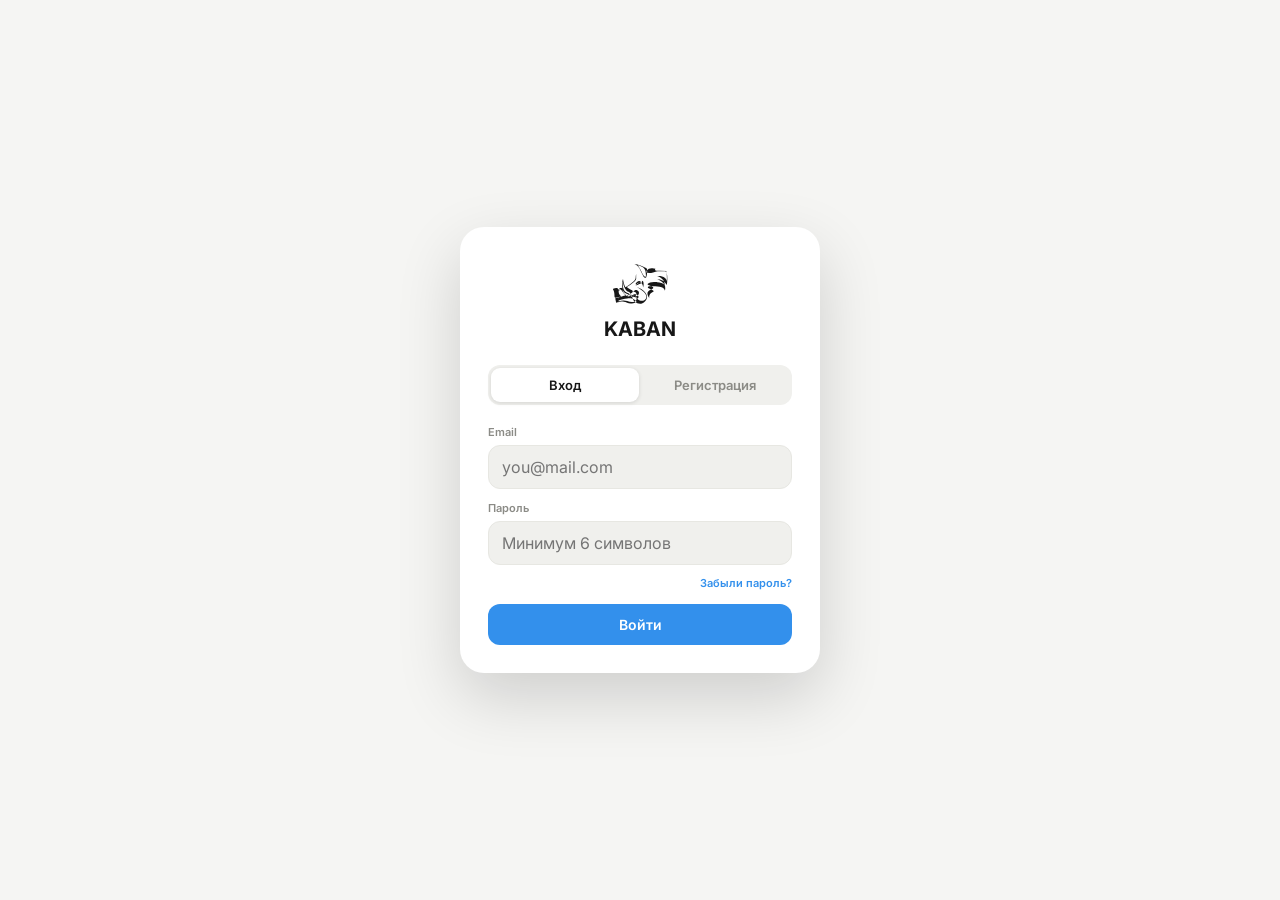
<file: index.html>
<!DOCTYPE html>
<html lang="ru">
<head>
<meta charset="UTF-8">
<meta name="viewport" content="width=device-width, initial-scale=1.0, viewport-fit=cover">

<title>KABAN</title>

<!-- PWA: делает KABAN устанавливаемым как отдельное приложение на телефон
     (Android — через manifest.json, iOS Safari — через apple-mobile-web-app-*
     и apple-touch-icon, которые Safari смотрит отдельно от манифеста и почти
     их игнорирует). display:standalone в манифесте — без адресной строки
     браузера, как настоящее приложение. -->
<link rel="manifest" href="manifest.json">
<link rel="icon" href="icon.svg" type="image/svg+xml">
<link rel="apple-touch-icon" href="apple-touch-icon.png">
<meta name="apple-mobile-web-app-capable" content="yes">
<!-- black-translucent: контент рисуется ПОД строкой состояния (а не
     оставляет под неё белую полосу) — тот же приём, что у Telegram/WhatsApp
     на iOS. Безопасно только потому, что .brand/.header ниже уже сами
     добавляют padding-top: env(safe-area-inset-top) — без этого контент
     полез бы прямо под чёлку/остров. -->
<meta name="apple-mobile-web-app-status-bar-style" content="black-translucent">
<meta name="apple-mobile-web-app-title" content="KABAN">
<meta name="mobile-web-app-capable" content="yes">
<meta name="theme-color" content="#f5f5f3" media="(prefers-color-scheme: light)">
<meta name="theme-color" content="#101010" media="(prefers-color-scheme: dark)">

<!-- Экраны загрузки iOS PWA — без них Safari показывает пустой белый экран
     на пару секунд при каждом запуске с домашнего экрана. Apple требует
     точный набор device-width/height/pixel-ratio на каждую модель, единой
     масштабируемой картинки (как у иконки) тут не бывает — покрыты самые
     массовые актуальные размеры iPhone (SE и три поколения 6.1"/6.7"). -->

<link rel="apple-touch-startup-image" href="splash-750x1334.png" media="(device-width: 375px) and (device-height: 667px) and (-webkit-device-pixel-ratio: 2) and (orientation: portrait)">
<link rel="apple-touch-startup-image" href="splash-1170x2532.png" media="(device-width: 390px) and (device-height: 844px) and (-webkit-device-pixel-ratio: 3) and (orientation: portrait)">
<link rel="apple-touch-startup-image" href="splash-1179x2556.png" media="(device-width: 393px) and (device-height: 852px) and (-webkit-device-pixel-ratio: 3) and (orientation: portrait)">
<link rel="apple-touch-startup-image" href="splash-1284x2778.png" media="(device-width: 428px) and (device-height: 926px) and (-webkit-device-pixel-ratio: 3) and (orientation: portrait)">
<link rel="apple-touch-startup-image" href="splash-1290x2796.png" media="(device-width: 430px) and (device-height: 932px) and (-webkit-device-pixel-ratio: 3) and (orientation: portrait)">

<link rel="preconnect" href="https://ketvgmietommjqutejuj.supabase.co" crossorigin>
<link rel="preconnect" href="https://cdn.jsdelivr.net" crossorigin>
<link rel="stylesheet" href="style.css?v=20261021-39">
</head>

<body>

<!-- ЭКРАН ВХОДА / РЕГИСТРАЦИИ: показывается только если в supabaseClient.js
     вписаны реальные ключи и пользователь ещё не вошёл — в демо-режиме
     (ключи не настроены) остаётся полностью скрытым, ничего не меняя. -->

<div class="auth-screen" id="auth-screen" aria-hidden="true">
    <div class="auth-card">

        <div class="auth-logo" aria-hidden="true">
            <svg viewBox="30 30 540 400" role="img" xmlns="http://www.w3.org/2000/svg">
                <path fill="currentColor" fill-rule="evenodd" d="M246 37 C282 42 328 57 358 76 L367 83 C370 103 370 122 366 143 L360 164 C354 172 343 171 336 163 C320 135 307 105 294 78 C284 59 267 48 246 37 Z M277 49 C294 70 309 99 324 130 L338 153 C343 159 349 162 355 160 C358 157 358 152 357 146 L354 112 C350 88 338 73 319 64 C304 57 290 52 277 49 Z M363 103 C378 84 397 77 420 79 L449 82 C443 89 444 95 451 99 C462 104 477 102 491 103 L553 104 C563 132 566 171 562 213 L559 239 C547 222 534 205 516 196 C501 189 483 185 466 185 C490 194 514 208 530 227 C543 243 547 265 541 295 C535 278 525 267 508 261 C486 253 454 251 426 251 L391 252 C378 253 370 259 379 268 L422 290 C435 297 434 302 423 308 L404 319 C392 329 387 346 389 365 C375 346 369 329 373 313 C378 297 396 289 416 279 C432 271 432 265 418 257 C406 250 391 244 380 239 C369 234 371 227 383 222 C403 214 435 211 466 212 C495 213 520 221 538 237 C537 215 530 197 516 184 C503 171 484 161 465 154 C491 151 521 156 541 172 C550 179 556 190 560 202 L558 126 C557 114 552 108 539 107 L496 106 C470 105 451 110 426 118 C402 126 379 127 363 120 Z M263 134 C258 149 260 164 257 177 C252 194 237 207 216 223 C196 239 176 253 159 261 C150 245 142 219 136 182 C132 216 132 249 141 278 C147 296 161 310 180 317 C193 321 201 325 202 335 C203 345 196 351 185 349 C164 346 150 330 137 311 C124 292 114 276 104 281 C96 285 93 297 95 311 C97 327 108 341 122 350 C104 352 84 358 68 362 C58 364 54 359 54 349 L53 327 C52 313 49 300 43 289 C37 279 38 275 48 273 L69 269 C79 267 85 271 92 280 L105 297 C101 285 99 273 105 269 C114 270 123 269 132 263 C129 283 135 307 147 322 C156 333 166 338 177 340 C185 342 190 339 189 334 C188 329 180 326 171 323 C151 316 140 305 134 287 C129 272 127 251 128 224 C130 202 131 190 131 178 C134 210 139 237 147 256 C157 281 170 299 188 305 C199 309 204 314 205 323 C220 318 228 313 230 305 C232 297 227 291 217 287 C198 279 184 269 173 259 C196 246 220 229 241 211 C253 201 260 192 263 182 L263 143 C263 139 263 136 263 134 Z M258 226 C270 208 282 199 294 201 C302 202 308 208 314 218 C307 212 300 211 293 215 C285 219 278 230 267 235 L256 239 C263 242 272 242 281 238 C292 233 300 225 310 226 C322 227 328 241 330 263 C337 243 338 219 327 199 L318 205 L316 232 C311 220 303 214 294 215 C281 216 272 230 261 233 Z M270 259 C300 270 326 285 344 305 C361 324 370 344 368 361 C365 386 345 408 319 418 C293 424 269 416 251 401 C237 389 232 376 228 364 C224 352 214 346 198 343 C218 336 237 336 251 344 C265 352 268 366 279 376 C295 390 317 396 337 388 C354 381 363 367 362 350 C360 331 344 313 323 296 C305 282 287 269 270 259 Z M256 289 C271 289 283 294 288 305 C293 316 289 329 280 340 C273 349 265 349 257 343 C267 334 268 323 261 314 C256 307 246 303 234 302 Z M235 333 C252 327 270 329 280 340 C289 350 287 361 277 371 C269 362 259 356 246 355 C233 353 221 354 208 359 C217 347 225 339 235 333 Z M94 366 C124 351 149 342 177 337 C205 332 228 333 245 341 C260 348 269 361 267 376 C265 389 252 400 234 403 C215 407 195 400 177 394 C151 386 123 387 94 399 Z M61 367 C79 362 101 354 120 352 L93 366 L95 389 C121 379 147 371 176 369 C204 366 227 369 244 379 C254 385 260 391 267 399 C252 414 232 421 209 417 C185 414 166 403 143 400 C119 397 94 405 70 412 Z"/>
            </svg>
        </div>

        <div class="auth-title">KABAN</div>

        <div class="auth-tabs" role="tablist" id="auth-tabs">
            <button class="auth-tab active" type="button" role="tab" aria-selected="true" data-auth-mode="signin" onclick="setAuthMode('signin')">Вход</button>
            <button class="auth-tab" type="button" role="tab" aria-selected="false" data-auth-mode="signup" onclick="setAuthMode('signup')">Регистрация</button>
        </div>

        <!-- novalidate: браузерная проверка type="email"/required иногда
             блокирует отправку формы БЕЗ заметной подсказки (особенно на
             мобильных — тултип может не показаться или потеряться под
             клавиатурой), человек просто не понимает, что произошло.
             Вся проверка теперь явно в handleAuthSubmit, с понятной ошибкой
             в #auth-error, которая точно видна на любом устройстве. -->
        <form id="auth-form" onsubmit="handleAuthSubmit(event)" novalidate>

            <div class="auth-field" data-auth-field="username" hidden>
                <label for="auth-username">Имя пользователя</label>
                <input type="text" id="auth-username" autocomplete="username" placeholder="ivan_petrov" maxlength="32" oninput="sanitizeUsernameInput(this)">
                <span class="auth-field-hint">Только строчные латинские буквы, цифры и _, от 3 до 32 символов</span>
            </div>

            <div class="auth-field" data-auth-field="displayName" hidden>
                <label for="auth-display-name">Имя</label>
                <input type="text" id="auth-display-name" autocomplete="name" placeholder="Иван Петров">
            </div>

            <div class="auth-field" data-auth-field="email">
                <label for="auth-email">Email</label>
                <input type="email" id="auth-email" required autocomplete="email" placeholder="you@mail.com">
            </div>

            <div class="auth-field" data-auth-field="password">
                <label for="auth-password">Пароль</label>
                <input type="password" id="auth-password" required autocomplete="current-password" minlength="6" placeholder="Минимум 6 символов">
            </div>

            <!-- Экран после перехода по ссылке из письма "Забыли пароль" —
                 в этот момент человек уже фактически вошёл (см. onAuthStateChange
                 → PASSWORD_RECOVERY в script.js), остаётся только задать новый
                 пароль, поэтому email/текущий пароль тут не нужны. -->
            <div class="auth-field" data-auth-field="newPassword" hidden>
                <label for="auth-new-password">Новый пароль</label>
                <input type="password" id="auth-new-password" autocomplete="new-password" minlength="6" placeholder="Минимум 6 символов">
            </div>

            <div class="auth-forgot-row" data-auth-field="forgotLink">
                <button type="button" class="auth-forgot-link" onclick="setAuthMode('reset')">Забыли пароль?</button>
            </div>

            <div class="auth-success" id="auth-success" role="status" hidden></div>
            <div class="auth-error" id="auth-error" role="alert" hidden></div>

            <button class="auth-submit" type="submit" id="auth-submit">Войти</button>

            <div class="auth-forgot-row" data-auth-field="backToSignin" hidden>
                <button type="button" class="auth-forgot-link" onclick="setAuthMode('signin')">← Назад ко входу</button>
            </div>

        </form>

    </div>
</div>

<div class="app">

    <!-- SIDEBAR -->

    <aside class="sidebar">

        <!-- Обёртка списка чатов — второй такой же блок ниже (#sidebar-contacts-view)
             занимает то же место, когда открыта вкладка "Контакты" нижней
             мобильной навигации (см. switchMobileTab в script.js). На
             десктопе всегда виден только этот, вкладок там нет. -->
        <div id="sidebar-chats-view">

        <div class="brand">

            <div class="logo">
                <div class="logo-mark" aria-label="Логотип KABAN">
                    <svg viewBox="30 30 540 400" role="img" aria-hidden="true" xmlns="http://www.w3.org/2000/svg">
                        <path fill="currentColor" fill-rule="evenodd" d="M246 37 C282 42 328 57 358 76 L367 83 C370 103 370 122 366 143 L360 164 C354 172 343 171 336 163 C320 135 307 105 294 78 C284 59 267 48 246 37 Z M277 49 C294 70 309 99 324 130 L338 153 C343 159 349 162 355 160 C358 157 358 152 357 146 L354 112 C350 88 338 73 319 64 C304 57 290 52 277 49 Z M363 103 C378 84 397 77 420 79 L449 82 C443 89 444 95 451 99 C462 104 477 102 491 103 L553 104 C563 132 566 171 562 213 L559 239 C547 222 534 205 516 196 C501 189 483 185 466 185 C490 194 514 208 530 227 C543 243 547 265 541 295 C535 278 525 267 508 261 C486 253 454 251 426 251 L391 252 C378 253 370 259 379 268 L422 290 C435 297 434 302 423 308 L404 319 C392 329 387 346 389 365 C375 346 369 329 373 313 C378 297 396 289 416 279 C432 271 432 265 418 257 C406 250 391 244 380 239 C369 234 371 227 383 222 C403 214 435 211 466 212 C495 213 520 221 538 237 C537 215 530 197 516 184 C503 171 484 161 465 154 C491 151 521 156 541 172 C550 179 556 190 560 202 L558 126 C557 114 552 108 539 107 L496 106 C470 105 451 110 426 118 C402 126 379 127 363 120 Z M263 134 C258 149 260 164 257 177 C252 194 237 207 216 223 C196 239 176 253 159 261 C150 245 142 219 136 182 C132 216 132 249 141 278 C147 296 161 310 180 317 C193 321 201 325 202 335 C203 345 196 351 185 349 C164 346 150 330 137 311 C124 292 114 276 104 281 C96 285 93 297 95 311 C97 327 108 341 122 350 C104 352 84 358 68 362 C58 364 54 359 54 349 L53 327 C52 313 49 300 43 289 C37 279 38 275 48 273 L69 269 C79 267 85 271 92 280 L105 297 C101 285 99 273 105 269 C114 270 123 269 132 263 C129 283 135 307 147 322 C156 333 166 338 177 340 C185 342 190 339 189 334 C188 329 180 326 171 323 C151 316 140 305 134 287 C129 272 127 251 128 224 C130 202 131 190 131 178 C134 210 139 237 147 256 C157 281 170 299 188 305 C199 309 204 314 205 323 C220 318 228 313 230 305 C232 297 227 291 217 287 C198 279 184 269 173 259 C196 246 220 229 241 211 C253 201 260 192 263 182 L263 143 C263 139 263 136 263 134 Z M258 226 C270 208 282 199 294 201 C302 202 308 208 314 218 C307 212 300 211 293 215 C285 219 278 230 267 235 L256 239 C263 242 272 242 281 238 C292 233 300 225 310 226 C322 227 328 241 330 263 C337 243 338 219 327 199 L318 205 L316 232 C311 220 303 214 294 215 C281 216 272 230 261 233 Z M270 259 C300 270 326 285 344 305 C361 324 370 344 368 361 C365 386 345 408 319 418 C293 424 269 416 251 401 C237 389 232 376 228 364 C224 352 214 346 198 343 C218 336 237 336 251 344 C265 352 268 366 279 376 C295 390 317 396 337 388 C354 381 363 367 362 350 C360 331 344 313 323 296 C305 282 287 269 270 259 Z M256 289 C271 289 283 294 288 305 C293 316 289 329 280 340 C273 349 265 349 257 343 C267 334 268 323 261 314 C256 307 246 303 234 302 Z M235 333 C252 327 270 329 280 340 C289 350 287 361 277 371 C269 362 259 356 246 355 C233 353 221 354 208 359 C217 347 225 339 235 333 Z M94 366 C124 351 149 342 177 337 C205 332 228 333 245 341 C260 348 269 361 267 376 C265 389 252 400 234 403 C215 407 195 400 177 394 C151 386 123 387 94 399 Z M61 367 C79 362 101 354 120 352 L93 366 L95 389 C121 379 147 371 176 369 C204 366 227 369 244 379 C254 385 260 391 267 399 C252 414 232 421 209 417 C185 414 166 403 143 400 C119 397 94 405 70 412 Z"/>
                    </svg>
                </div>
                KABAN
                <!-- Свёрнутые истории (как в Telegram): мини-аватары; тап — развернуть полосу (pull-reveal.js). -->
                <button type="button" class="stories-stack" id="stories-stack" hidden onclick="expandStoriesBar()" aria-label="Показать истории" title="Истории"></button>
            </div>

            <div class="brand-actions">

                <button class="icon-btn" id="saved-messages-button" type="button" onclick="openSavedMessages()" aria-label="Закладки" title="Закладки">
                    <svg viewBox="0 0 24 24" fill="none" stroke="currentColor" stroke-width="1.8" stroke-linecap="round" stroke-linejoin="round" aria-hidden="true">
                        <path d="m12 3 2.8 5.7 6.2.9-4.5 4.4 1.1 6.2-5.6-3-5.6 3 1.1-6.2L3 9.6l6.2-.9L12 3Z"/>
                    </svg>
                </button>

                <button class="icon-btn" id="new-group-button" type="button" onclick="openNewGroupModal()" aria-label="Новая группа" title="Новая группа">
                    <svg viewBox="0 0 24 24" fill="none" stroke="currentColor" stroke-width="1.8" stroke-linecap="round" stroke-linejoin="round" aria-hidden="true">
                        <circle cx="9" cy="8" r="3"/>
                        <path d="M3.5 19c0-3 2.46-5.5 5.5-5.5s5.5 2.5 5.5 5.5M18 14v6m-3-3h6"/>
                    </svg>
                </button>

            </div>

        </div>

        <div class="search">

            <div class="search-box">

                <span class="search-icon">⌕</span>

                <input
                    id="search"
                    placeholder="Поиск"
                    autocomplete="off"
                >

                <button type="button" class="search-clear-btn" id="search-clear-btn" onclick="clearSidebarSearch()" aria-label="Очистить поиск" hidden>×</button>

            </div>

        </div>

        <!-- Единый поиск по чатам + людям — заполняется в script.js →
             runUnifiedSearch(), заменяет собой обычный список чатов и
             папки-фильтры, пока в #search что-то введено. -->
        <div class="section" id="unified-search-results" hidden></div>

        <div class="stories-bar" id="stories-bar" hidden aria-label="Истории"></div>

        <!-- Папки-фильтры списка чатов — чистая фильтрация уже загруженных
             данных на клиенте (см. switchChatFolder в script.js), скрыта
             пока нет ни одного реального чата (нечего фильтровать). -->
        <div class="chat-folders" id="chat-folders" hidden>
            <button type="button" class="chat-folder-tab active" data-folder="all" onclick="switchChatFolder('all')">Все</button>
            <button type="button" class="chat-folder-tab" data-folder="unread" onclick="switchChatFolder('unread')">Непрочитанные</button>
            <button type="button" class="chat-folder-tab" data-folder="direct" onclick="switchChatFolder('direct')">Личные</button>
            <button type="button" class="chat-folder-tab" data-folder="group" onclick="switchChatFolder('group')">Группы</button>
            <span class="custom-folder-tabs" id="custom-folder-tabs"></span>
            <button type="button" class="chat-folder-tab chat-folder-add" onclick="openFolderEditor()" aria-label="Новая папка" title="Новая папка">＋</button>
        </div>

        <!-- Демо-чаты удалены: статичные «Влад», «Марина» и т.п. мелькали на секунду
             при каждом запуске, пока не завершалась проверка входа. Пустой скрытый
             блок оставлен, потому что на него ссылается код (restoreDemoState и др.). -->
        <div class="section" id="demo-chat-section" hidden></div>
        <div class="sidebar-empty-chats" id="sidebar-empty-chats" hidden>
            <div class="sidebar-empty-chats-title">Пока нет чатов</div>
            <div class="sidebar-empty-chats-hint">Найдите собеседника по имени пользователя, чтобы начать</div>
            <button class="sidebar-empty-chats-cta" type="button" onclick="toggleNewChatPopover()">
                Начать переписку
            </button>
        </div>

        <!-- Настоящий список чатов реального аккаунта — заполняется в
             script.js → loadChatList(), см. рядом с demo-chat-section. -->
        <div class="section" id="real-chat-list" hidden></div>

        <div class="profile">

            <button type="button" class="profile-open-btn" onclick="openProfileScreen()" aria-label="Открыть мой профиль" title="Мой профиль">

                <div class="profile-avatar" id="sidebar-profile-avatar">
                    Я
                </div>

                <div class="profile-info">

                    <div class="profile-name">
                        Мой профиль
                    </div>

                    <div class="profile-status">
                        🟢 online
                    </div>

                </div>

            </button>

            <button
                class="icon-btn settings-gear-btn"
                onclick="openSettings()"
                aria-label="Открыть настройки"
                title="Настройки"
            >
                <span class="settings-gear-icon">⚙</span>
            </button>

        </div>

        </div>
        <!-- /#sidebar-chats-view -->

        <!-- ВКЛАДКА "КОНТАКТЫ": список людей, с которыми есть личный чат
             (реальные данные из cachedChatRows), плюс живой поиск по всем
             пользователям (KabanAPI.searchUsersByUsername) — то же самое,
             чем уже пользуется кнопка "+". Долгое нажатие на карточку
             открывает меню быстрых действий (написать/позвонить/видеозвонок/
             профиль), см. bindLongPress + openContactQuickMenu в script.js. -->
        <div id="sidebar-contacts-view">

            <div class="brand">
                <div class="contacts-view-title">Контакты</div>
                <div class="brand-actions">
                    <button class="icon-btn" onclick="openNewGroupModal()" aria-label="Новая группа" title="Новая группа">👥</button>
                </div>
            </div>

            <div class="search">
                <div class="search-box">
                    <span class="search-icon">⌕</span>
                    <input
                        id="contacts-search"
                        placeholder="Имя пользователя"
                        oninput="handleContactsSearchInput()"
                    >
                </div>
            </div>

            <!-- Прокручиваемая часть — шапка/поиск выше остаются на месте.
                 См. #sidebar-contacts-scroll в style.css. -->
            <div id="sidebar-contacts-scroll">

                <div class="section" id="contacts-search-results" hidden></div>

                <div class="section" id="contacts-list"></div>

                <div class="sidebar-empty-chats" id="contacts-empty" hidden>
                    <div class="sidebar-empty-chats-title">Пока нет контактов</div>
                    <div class="sidebar-empty-chats-hint">Найдите человека по имени пользователя вверху, чтобы начать</div>
                </div>

            </div>

        </div>
        <!-- /#sidebar-contacts-view -->

        <div id="sidebar-calls-view">
            <div class="brand">
                <div class="contacts-view-title">Звонки</div>
            </div>
            <div class="search">
                <div class="search-box">
                    <span class="search-icon">⌕</span>
                    <input id="calls-search" type="search" placeholder="Поиск по звонкам" aria-label="Поиск по звонкам" oninput="renderCallHistory()">
                </div>
            </div>
            <div class="section" id="calls-list"></div>
            <div class="sidebar-empty-chats" id="calls-empty" hidden>
                <div class="sidebar-empty-chats-title">Звонков пока нет</div>
                <div class="sidebar-empty-chats-hint">История вызовов появится здесь</div>
            </div>
        </div>

    </aside>


    <!-- РАЗДЕЛИТЕЛЬ: перетаскиванием меняет ширину списка чатов -->

    <div
        class="sidebar-resizer"
        id="sidebar-resizer"
        role="separator"
        aria-orientation="vertical"
        aria-label="Изменить ширину списка чатов"
        title="Потяните, чтобы изменить ширину. Двойной клик — сбросить."
        tabindex="0"
    ></div>


    <!-- MAIN -->

    <main class="main">

        <div class="empty-state">
            <div class="empty-state-mark" aria-hidden="true">
                <svg viewBox="30 30 540 400" role="img" xmlns="http://www.w3.org/2000/svg">
                    <path fill="currentColor" fill-rule="evenodd" d="M246 37 C282 42 328 57 358 76 L367 83 C370 103 370 122 366 143 L360 164 C354 172 343 171 336 163 C320 135 307 105 294 78 C284 59 267 48 246 37 Z M277 49 C294 70 309 99 324 130 L338 153 C343 159 349 162 355 160 C358 157 358 152 357 146 L354 112 C350 88 338 73 319 64 C304 57 290 52 277 49 Z M363 103 C378 84 397 77 420 79 L449 82 C443 89 444 95 451 99 C462 104 477 102 491 103 L553 104 C563 132 566 171 562 213 L559 239 C547 222 534 205 516 196 C501 189 483 185 466 185 C490 194 514 208 530 227 C543 243 547 265 541 295 C535 278 525 267 508 261 C486 253 454 251 426 251 L391 252 C378 253 370 259 379 268 L422 290 C435 297 434 302 423 308 L404 319 C392 329 387 346 389 365 C375 346 369 329 373 313 C378 297 396 289 416 279 C432 271 432 265 418 257 C406 250 391 244 380 239 C369 234 371 227 383 222 C403 214 435 211 466 212 C495 213 520 221 538 237 C537 215 530 197 516 184 C503 171 484 161 465 154 C491 151 521 156 541 172 C550 179 556 190 560 202 L558 126 C557 114 552 108 539 107 L496 106 C470 105 451 110 426 118 C402 126 379 127 363 120 Z M263 134 C258 149 260 164 257 177 C252 194 237 207 216 223 C196 239 176 253 159 261 C150 245 142 219 136 182 C132 216 132 249 141 278 C147 296 161 310 180 317 C193 321 201 325 202 335 C203 345 196 351 185 349 C164 346 150 330 137 311 C124 292 114 276 104 281 C96 285 93 297 95 311 C97 327 108 341 122 350 C104 352 84 358 68 362 C58 364 54 359 54 349 L53 327 C52 313 49 300 43 289 C37 279 38 275 48 273 L69 269 C79 267 85 271 92 280 L105 297 C101 285 99 273 105 269 C114 270 123 269 132 263 C129 283 135 307 147 322 C156 333 166 338 177 340 C185 342 190 339 189 334 C188 329 180 326 171 323 C151 316 140 305 134 287 C129 272 127 251 128 224 C130 202 131 190 131 178 C134 210 139 237 147 256 C157 281 170 299 188 305 C199 309 204 314 205 323 C220 318 228 313 230 305 C232 297 227 291 217 287 C198 279 184 269 173 259 C196 246 220 229 241 211 C253 201 260 192 263 182 L263 143 C263 139 263 136 263 134 Z M258 226 C270 208 282 199 294 201 C302 202 308 208 314 218 C307 212 300 211 293 215 C285 219 278 230 267 235 L256 239 C263 242 272 242 281 238 C292 233 300 225 310 226 C322 227 328 241 330 263 C337 243 338 219 327 199 L318 205 L316 232 C311 220 303 214 294 215 C281 216 272 230 261 233 Z M270 259 C300 270 326 285 344 305 C361 324 370 344 368 361 C365 386 345 408 319 418 C293 424 269 416 251 401 C237 389 232 376 228 364 C224 352 214 346 198 343 C218 336 237 336 251 344 C265 352 268 366 279 376 C295 390 317 396 337 388 C354 381 363 367 362 350 C360 331 344 313 323 296 C305 282 287 269 270 259 Z M256 289 C271 289 283 294 288 305 C293 316 289 329 280 340 C273 349 265 349 257 343 C267 334 268 323 261 314 C256 307 246 303 234 302 Z M235 333 C252 327 270 329 280 340 C289 350 287 361 277 371 C269 362 259 356 246 355 C233 353 221 354 208 359 C217 347 225 339 235 333 Z M94 366 C124 351 149 342 177 337 C205 332 228 333 245 341 C260 348 269 361 267 376 C265 389 252 400 234 403 C215 407 195 400 177 394 C151 386 123 387 94 399 Z M61 367 C79 362 101 354 120 352 L93 366 L95 389 C121 379 147 371 176 369 C204 366 227 369 244 379 C254 385 260 391 267 399 C252 414 232 421 209 417 C185 414 166 403 143 400 C119 397 94 405 70 412 Z"/>
                </svg>
            </div>
            <div class="empty-state-title">Выберите чат</div>
            <div class="empty-state-hint">чтобы начать общение</div>
        </div>

        <header class="header">

            <button
                class="icon-btn mobile-back"
                type="button"
                aria-label="Вернуться к списку чатов"
                title="Список чатов"
                onclick="backToChats()"
            >
                <svg viewBox="0 0 24 24" aria-hidden="true">
                    <path d="M15 5.5 8.2 12 15 18.5"/>
                </svg>
            </button>

            <button
                class="person"
                type="button"
                onclick="handlePersonClick()"
                aria-label="Открыть карточку собеседника"
                aria-expanded="false"
                aria-haspopup="dialog"
                title="Профиль собеседника"
            >

                <div class="person-avatar" data-contact-field="avatar">
                    🧔
                </div>

                <div>

                    <div class="person-name" data-contact-field="name">
                        Собеседник
                    </div>

                    <div class="person-meta">
                        <div class="person-status">в сети</div>
                    </div>

                </div>

            </button>

            <div class="header-tools">
                <button
                    class="icon-btn header-tool"
                    type="button"
                    id="header-call-button"
                    onclick="startCall('audio')"
                    aria-label="Позвонить"
                    title="Позвонить"
                >
                    <svg viewBox="0 0 24 24" aria-hidden="true">
                        <path d="M6.6 10.8c1.4 2.8 3.8 5.2 6.6 6.6l2.2-2.2c.3-.3.7-.4 1.1-.3 1.2.4 2.5.6 3.8.6.6 0 1 .4 1 1V20c0 .6-.4 1-1 1C10.6 21 3 13.4 3 4c0-.6.4-1 1-1h3.5c.6 0 1 .4 1 1 0 1.3.2 2.6.6 3.8.1.4 0 .8-.3 1.1L6.6 10.8Z"/>
                    </svg>
                </button>
                <button
                    class="icon-btn header-tool"
                    type="button"
                    id="header-video-call-button"
                    onclick="startCall('video')"
                    aria-label="Видеозвонок"
                    title="Видеозвонок"
                >
                    <svg viewBox="0 0 24 24" aria-hidden="true">
                        <rect x="3" y="6.5" width="12.5" height="11" rx="2.4"/>
                        <path d="m15.5 10.5 5-3v9l-5-3z"/>
                    </svg>
                </button>
                <button
                    class="icon-btn header-tool header-voice-button"
                    type="button"
                    id="header-voice-button"
                    onclick="openVoiceRooms()"
                    aria-label="Голосовые комнаты"
                    title="Голосовые комнаты"
                    hidden
                >
                    <!-- Приоткрытая дверь: «заходи в комнату» — из щели льётся свет -->
                    <svg class="door-icon" viewBox="0 0 24 24" aria-hidden="true">
                        <path class="door-light" d="M13.6 5.9 17.5 3.5V20.5h-3.9z"/>
                        <path d="M3.5 20.5h17M6 20.5V3.5h11.5v17"/>
                        <path class="door-leaf" d="M6 3.5l7.6 2.4v14.6H6"/>
                        <circle class="door-knob" cx="11.7" cy="12.6" r="1"/>
                    </svg>
                    <span class="voice-badge" hidden>0</span>
                </button>                <button
                    class="icon-btn header-tool"
                    type="button"
                    id="header-screen-button"
                    onclick="openScreenShareDialog()"
                    aria-label="Транслировать экран"
                    title="Транслировать экран"
                >
                    <svg viewBox="0 0 24 24" aria-hidden="true">
                        <rect x="3" y="4.5" width="18" height="12" rx="2.2"/>
                        <path d="M8.5 20h7M12 16.5V20"/>
                    </svg>
                </button>
                <div class="header-tools-divider" id="header-call-divider"></div>
                <button
                    class="icon-btn header-tool"
                    type="button"
                    onclick="toggleChatSearch()"
                    aria-label="Поиск по чату"
                    aria-expanded="false"
                    title="Поиск по чату"
                >
                    <svg viewBox="0 0 24 24" aria-hidden="true">
                        <circle cx="10.8" cy="10.8" r="6.3"/>
                        <path d="m15.5 15.5 4.2 4.2"/>
                    </svg>
                </button>
            </div>

        </header>

        <div class="connection-banner" id="connection-banner" hidden>Нет соединения — переподключаемся…</div>

        <!-- Идёт групповой звонок в этом чате — войти можно в любой момент, не
             дожидаясь приглашения (см. script-core.js → watchGroupCallBanner). -->
        <div class="gcall-banner" id="gcall-banner" hidden>
            <span class="screen-live-dot" aria-hidden="true"></span>
            <span id="gcall-banner-text">Идёт звонок</span>
            <button type="button" class="gcall-banner-join" onclick="joinOngoingGroupCall('audio')">Присоединиться</button>
            <button type="button" class="gcall-banner-join video" onclick="joinOngoingGroupCall('video')">С видео</button>
        </div>

        <div class="gcall-banner voice-banner" id="voice-banner" hidden>
            <span class="voice-banner-icon" aria-hidden="true"><svg viewBox="0 0 24 24"><path d="M4 10v4h3.5L12 18V6L7.5 10zM15.5 9a4 4 0 0 1 0 6M18 6.5a8 8 0 0 1 0 11"/></svg></span>
            <span id="voice-banner-text">В комнате</span>
            <button type="button" class="gcall-banner-join" onclick="voiceJoinFromBanner()">Войти</button>
            <button type="button" class="gcall-banner-join video" onclick="openVoiceRooms()">Все комнаты</button>
        </div>
        <div class="gcall-banner listen-banner" id="listen-banner" hidden>
            <span class="listen-eq mini" aria-hidden="true"><i></i><i></i><i></i></span>
            <span id="listen-banner-text">Слушают вместе</span>
            <button type="button" class="gcall-banner-join" onclick="joinOngoingListen()">Присоединиться</button>
        </div>

        <div class="chat-search" id="chat-search" aria-hidden="true">
            <input
                class="chat-search-input"
                id="chat-search-input"
                type="search"
                placeholder="Найти в переписке"
                aria-label="Поиск по сообщениям"
                autocomplete="off"
            >
            <span class="chat-search-count" id="chat-search-count" aria-live="polite">0 из 0</span>
            <button class="chat-search-action" id="chat-search-prev" type="button" aria-label="Предыдущее совпадение" title="Предыдущее" disabled>↑</button>
            <button class="chat-search-action" id="chat-search-next" type="button" aria-label="Следующее совпадение" title="Следующее" disabled>↓</button>
            <button class="chat-search-action" type="button" aria-label="В начало чата" title="В начало чата" onclick="jumpToChatBeginning(); closeChatSearch();">⤒</button>
            <button class="chat-search-action" type="button" aria-label="Закрыть поиск" title="Закрыть поиск" onclick="closeChatSearch()">×</button>
        </div>


        <!-- ЗАКРЕПЛЁННОЕ СООБЩЕНИЕ: показывается для настоящих чатов, когда
             есть хотя бы одно закреплённое (см. script.js → renderPinnedBar).
             Клик по тексту — прыжок/цикл по закреплённым, клик по × — открепить. -->
        <div class="pinned-bar" id="pinned-bar" hidden onclick="handlePinnedBarClick(event)">
            <span class="pinned-bar-segs" id="pinned-bar-segs" aria-hidden="true"></span>
            <span class="pinned-bar-icon">📌</span>
            <div class="pinned-bar-copy">
                <div class="pinned-bar-label" id="pinned-bar-label">Закреплённое сообщение</div>
                <div class="pinned-bar-text" id="pinned-bar-text"></div>
            </div>
            <button type="button" class="pinned-bar-list" id="pinned-bar-list" onclick="event.stopPropagation(); openPinnedList()" aria-label="Все закреплённые" title="Все закреплённые" hidden>
                <svg viewBox="0 0 24 24" aria-hidden="true"><path d="M5 7h14M5 12h14M5 17h9"/></svg>
            </button>
            <button type="button" class="pinned-bar-close" onclick="event.stopPropagation(); unpinFromBar()" aria-label="Открепить" title="Открепить">✕</button>
        </div>

        <!-- ВЫДЕЛЕНИЕ СООБЩЕНИЙ: панель действий вместо обычной подсказки,
             пока активен режим "Выбрать" (см. script.js → enterSelectionMode) -->
        <div class="selection-bar" id="selection-bar" hidden>
            <button type="button" class="selection-bar-cancel" onclick="exitSelectionMode()" aria-label="Отменить выбор" title="Отменить (Esc)">
                <svg viewBox="0 0 24 24" aria-hidden="true"><path d="M6 6l12 12M18 6 6 18"/></svg>
            </button>
            <span class="selection-bar-count" id="selection-bar-count">0 выбрано</span>
            <div class="selection-bar-actions">
                <button type="button" onclick="copySelectedMessages()" aria-label="Копировать выбранные" title="Копировать (Ctrl+C)">
                    <svg viewBox="0 0 24 24" aria-hidden="true"><rect x="8.5" y="8.5" width="11" height="11" rx="2.5"/><path d="M15.5 8.5V6.5A2 2 0 0 0 13.5 4.5h-7a2 2 0 0 0-2 2v7a2 2 0 0 0 2 2h2"/></svg><span>Копировать</span>
                </button>
                <button type="button" onclick="forwardSelectedMessages()" aria-label="Переслать выбранные" title="Переслать">
                    <svg viewBox="0 0 24 24" aria-hidden="true"><path d="m14 5 6.5 6.5L14 18M20 11.5H9a5 5 0 0 0-5 5V19"/></svg><span>Переслать</span>
                </button>
                <button type="button" class="danger" onclick="deleteSelectedMessages()" aria-label="Удалить выбранные" title="Удалить (Delete)">
                    <svg viewBox="0 0 24 24" aria-hidden="true"><path d="M5 7h14M10 7V5h4v2M7 7l.8 12h8.4L17 7M10.5 11v5M13.5 11v5"/></svg><span>Удалить</span>
                </button>
            </div>
        </div>
        <div class="content">

            <section class="chat-area">

                <!-- MOMENTS -->

                <div class="moments">

                </div>


                <!-- MESSAGES -->

                <div
                    class="messages"
                    id="messages"
                >

                    <div class="date">
                        Сегодня
                    </div>


                    <!-- СООБЩЕНИЕ СОБЕСЕДНИКА -->

                    <div class="message-row received">

                        <div class="message">

                            Отправь фотографии муфты

                            <span class="message-time">
                                14:32
                            </span>

                        </div>

                        <div class="message-reactions"></div>

                        <span class="reply-indicator" aria-hidden="true">↩</span>

                        <div class="message-tools">

                            <div class="quick-reactions-track">
                                <button onclick="react(this,'👍')" aria-label="Поставить реакцию 👍">👍</button>
                                <button onclick="react(this,'🔥')" aria-label="Поставить реакцию 🔥">🔥</button>
                                <button onclick="react(this,'❤️')" aria-label="Поставить реакцию ❤️">❤️</button>
                                <button onclick="react(this,'😂')" aria-label="Поставить реакцию 😂">😂</button>
                                <button onclick="react(this,'🤣')" aria-label="Поставить реакцию 🤣">🤣</button>
                                <button onclick="react(this,'😮')" aria-label="Поставить реакцию 😮">😮</button>
                                <button onclick="react(this,'😢')" aria-label="Поставить реакцию 😢">😢</button>
                                <button onclick="react(this,'🎉')" aria-label="Поставить реакцию 🎉">🎉</button>
                                <button onclick="react(this,'👏')" aria-label="Поставить реакцию 👏">👏</button>
                                <button onclick="react(this,'🙏')" aria-label="Поставить реакцию 🙏">🙏</button>
                                <button onclick="react(this,'💯')" aria-label="Поставить реакцию 💯">💯</button>
                                <button onclick="react(this,'😎')" aria-label="Поставить реакцию 😎">😎</button>
                                <button onclick="react(this,'🤔')" aria-label="Поставить реакцию 🤔">🤔</button>
                                <button onclick="react(this,'🤩')" aria-label="Поставить реакцию 🤩">🤩</button>
                                <button onclick="react(this,'😍')" aria-label="Поставить реакцию 😍">😍</button>
                                <button onclick="react(this,'🥳')" aria-label="Поставить реакцию 🥳">🥳</button>
                                <button onclick="react(this,'🤝')" aria-label="Поставить реакцию 🤝">🤝</button>
                                <button onclick="react(this,'💪')" aria-label="Поставить реакцию 💪">💪</button>
                                <button onclick="react(this,'👀')" aria-label="Поставить реакцию 👀">👀</button>
                                <button onclick="react(this,'🤗')" aria-label="Поставить реакцию 🤗">🤗</button>
                                <button onclick="react(this,'🙌')" aria-label="Поставить реакцию 🙌">🙌</button>
                                <button onclick="react(this,'😴')" aria-label="Поставить реакцию 😴">😴</button>
                                <button onclick="react(this,'🙈')" aria-label="Поставить реакцию 🙈">🙈</button>
                                <button onclick="react(this,'💔')" aria-label="Поставить реакцию 💔">💔</button>
                            </div>

                            <button
                                class="reaction-more"
                                onclick="toggleReactionPicker(this)"
                                aria-label="Открыть все реакции"
                                aria-expanded="false"
                            >
                                +
                            </button>
                            <div class="reaction-picker" role="group" aria-label="Все реакции">
                                <button onclick="react(this,'🤣')" aria-label="Поставить реакцию 🤣">🤣</button>
                                <button onclick="react(this,'😮')" aria-label="Поставить реакцию 😮">😮</button>
                                <button onclick="react(this,'😢')" aria-label="Поставить реакцию 😢">😢</button>
                                <button onclick="react(this,'🎉')" aria-label="Поставить реакцию 🎉">🎉</button>
                                <button onclick="react(this,'👏')" aria-label="Поставить реакцию 👏">👏</button>
                                <button onclick="react(this,'🙏')" aria-label="Поставить реакцию 🙏">🙏</button>
                                <button onclick="react(this,'💯')" aria-label="Поставить реакцию 💯">💯</button>
                                <button onclick="react(this,'😎')" aria-label="Поставить реакцию 😎">😎</button>
                                <button onclick="react(this,'🤔')" aria-label="Поставить реакцию 🤔">🤔</button>
                                <button onclick="react(this,'🤩')" aria-label="Поставить реакцию 🤩">🤩</button>
                                <button onclick="react(this,'😍')" aria-label="Поставить реакцию 😍">😍</button>
                                <button onclick="react(this,'🥳')" aria-label="Поставить реакцию 🥳">🥳</button>
                                <button onclick="react(this,'🤝')" aria-label="Поставить реакцию 🤝">🤝</button>
                                <button onclick="react(this,'💪')" aria-label="Поставить реакцию 💪">💪</button>
                                <button onclick="react(this,'👀')" aria-label="Поставить реакцию 👀">👀</button>
                                <button onclick="react(this,'🤗')" aria-label="Поставить реакцию 🤗">🤗</button>
                                <button onclick="react(this,'🙌')" aria-label="Поставить реакцию 🙌">🙌</button>
                                <button onclick="react(this,'😴')" aria-label="Поставить реакцию 😴">😴</button>
                                <button onclick="react(this,'🙈')" aria-label="Поставить реакцию 🙈">🙈</button>
                                <button onclick="react(this,'💔')" aria-label="Поставить реакцию 💔">💔</button>
                            </div>

                            <button
                                onclick="reply(this.closest('.message-row'))"
                                aria-label="Ответить"
                            >
                                ↩
                            </button>

                        </div>

                    </div>


                    <div
                        class="typing"
                        id="typing"
                    >
                        Собеседник печатает
                        <span>●</span>
                        <span>●</span>
                        <span>●</span>
                    </div>

                </div>

                <button
                    class="scroll-to-bottom"
                    id="scroll-to-bottom"
                    type="button"
                    aria-label="Прокрутить к последним сообщениям"
                    title="Вниз"
                    onclick="scrollMessagesToBottom()"
                >
                    <svg viewBox="0 0 24 24" aria-hidden="true">
                        <path d="M12 4v14M6 12l6 6 6-6"/>
                    </svg>
                    <span class="scroll-to-bottom-badge" id="scroll-to-bottom-badge" hidden></span>
                </button>


                <!-- INPUT -->

                <div class="reply-preview" id="reply-preview" aria-live="polite">
                    <div class="reply-preview-copy">
                        <div class="reply-preview-label">Ответ на сообщение</div>
                        <div class="reply-preview-text" id="reply-preview-text"></div>
                    </div>
                    <button
                        class="reply-preview-close"
                        type="button"
                        aria-label="Отменить ответ"
                        title="Отменить ответ"
                        onclick="clearReply()"
                    >
                        ×
                    </button>
                </div>

                <!-- Подсказки жестов удержания: "проведите влево — отмена",
                     "проведите вверх — блокировка" (руки свободны, запись
                     продолжается до явного тапа по кнопке остановки). Обе
                     привязаны к пальцу через --record-drag-x/--record-drag-y
                     (см. startRecording/handleRecordingPointerMove). -->
                <div class="record-lock-hint" id="record-lock-hint" aria-hidden="true">🔒</div>
                <div class="record-cancel-hint" id="record-cancel-hint" aria-hidden="true">← Проведите для отмены</div>

                <!-- Панель записи: пока держите кнопку — таймер, живая волна и подсказки
                     жестов; после «блокировки» (быстрый тап или свайп вверх) появляются
                     крупные кнопки «удалить» и «отправить» — запись идёт без удержания. -->
                <div class="recording-status" id="recording-status" aria-live="polite">
                    <div class="rec-stage">
                        <video class="recording-preview" id="recording-preview" muted playsinline></video>
                        <svg class="rec-ring" viewBox="0 0 100 100" aria-hidden="true">
                            <circle class="rec-ring-track" cx="50" cy="50" r="47"></circle>
                            <circle class="rec-ring-progress" id="rec-ring-progress" cx="50" cy="50" r="47"></circle>
                        </svg>
                    </div>
                    <div class="rec-bar">
                        <button type="button" class="rec-action rec-trash" id="record-cancel-locked-btn" onclick="stopRecording(activeRecordingPointerId(), true, true)" hidden aria-label="Удалить запись" title="Удалить запись (Esc)">
                            <svg viewBox="0 0 24 24" aria-hidden="true"><path d="M5 7h14M10 7V5h4v2m-8 0 1 12h8l1-12M10 11v5M14 11v5"/></svg>
                        </button>
                        <span class="recording-dot" aria-hidden="true"></span>
                        <span class="rec-time" id="recording-status-text">Запись 00:00</span>
                        <span class="recording-wave" id="recording-wave" aria-hidden="true">
                            <span></span><span></span><span></span><span></span><span></span><span></span><span></span><span></span><span></span><span></span><span></span><span></span>
                        </span>
                        <button type="button" class="record-stop-locked-btn rec-action rec-send" id="record-stop-locked-btn" onclick="stopRecording(activeRecordingPointerId(), false, true)" hidden aria-label="Отправить" title="Отправить (Enter)">
                            <svg viewBox="0 0 24 24" aria-hidden="true"><path d="M5 12h13M13 6l6 6-6 6"/></svg>
                        </button>
                    </div>
                </div>

                <div class="input">

                    <div class="attach-menu" id="attach-menu" role="menu" aria-label="Прикрепить">
                        <button class="attach-menu-item" type="button" role="menuitem" onclick="triggerAttachPick('media')">
                            <span class="attach-menu-icon media" aria-hidden="true"><svg viewBox="0 0 24 24"><rect x="3.5" y="4.5" width="17" height="15" rx="2.5"/><circle cx="8.5" cy="9.5" r="1.5"/><path d="m4 17 5-5 3.5 3.5 2.5-2.5 5 5"/></svg></span> Фото или видео
                        </button>
                        <button class="attach-menu-item" type="button" role="menuitem" onclick="triggerAttachPick('document')">
                            <span class="attach-menu-icon document" aria-hidden="true"><svg viewBox="0 0 24 24"><path d="M7 3.5h7l4 4V20H7z"/><path d="M14 3.5v4h4M9.5 12h6M9.5 15.5h6"/></svg></span> Документ
                        </button>
                        <button class="attach-menu-item" type="button" role="menuitem" onclick="shareLocationMessage()">
                            <span class="attach-menu-icon location" aria-hidden="true"><svg viewBox="0 0 24 24"><path d="M19.5 10c0 5.3-7.5 10.5-7.5 10.5S4.5 15.3 4.5 10a7.5 7.5 0 1 1 15 0Z"/><circle cx="12" cy="10" r="2.5"/></svg></span> Геопозиция
                        </button>
                        <button class="attach-menu-item" type="button" role="menuitem" onclick="triggerAttachPick('music')">
                            <span class="attach-menu-icon music" aria-hidden="true"><svg viewBox="0 0 24 24"><path d="M9 18V5l11-2v13"/><ellipse cx="6" cy="18" rx="3" ry="2.5"/><ellipse cx="17" cy="16" rx="3" ry="2.5"/></svg></span> Музыка
                        </button>
                        <button class="attach-menu-item" type="button" role="menuitem" onclick="startListenTogether()">
                            <span class="attach-menu-icon music" aria-hidden="true"><svg viewBox="0 0 24 24"><path d="M9 18V5l11-2v13"/><ellipse cx="6" cy="18" rx="3" ry="2.5"/><ellipse cx="17" cy="16" rx="3" ry="2.5"/></svg></span> Слушать вместе
                        </button>                        <button class="attach-menu-item" type="button" role="menuitem" onclick="openGamesModal()">
                            <span class="attach-menu-icon contact" aria-hidden="true"><svg viewBox="0 0 24 24"><rect x="3" y="7" width="18" height="11" rx="5"/><path d="M8 10.5v4M6 12.5h4M15.5 11.5h.01M17.5 13.5h.01"/></svg></span> Игры
                        </button>                        <button class="attach-menu-item" type="button" role="menuitem" onclick="openPollModal()">
                            <span class="attach-menu-icon contact" aria-hidden="true"><svg viewBox="0 0 24 24"><path d="M5 20V10M12 20V4M19 20v-7"/></svg></span> Опрос
                        </button>                        <button class="attach-menu-item" type="button" role="menuitem" onclick="shareOwnContactMessage()">
                            <span class="attach-menu-icon contact" aria-hidden="true"><svg viewBox="0 0 24 24"><circle cx="10" cy="8" r="3.2"/><path d="M3.5 19c0-3.3 2.9-5.8 6.5-5.8s6.5 2.5 6.5 5.8M17 8h4m-2-2v4"/></svg></span> Контакт
                        </button>
                        <button class="attach-menu-item" type="button" role="menuitem" onclick="triggerP2PFilePick()">
                            <span class="attach-menu-icon document" aria-hidden="true"><svg viewBox="0 0 24 24"><path d="M12 3v12m0 0-4-4m4 4 4-4"/><path d="M4 19h16"/></svg></span> Большой файл (P2P)
                        </button>
                    </div>

                    <input type="file" id="attach-media-input" accept="image/*,video/*" multiple hidden onchange="handleAttachFile(this,'media')">
                    <input type="file" id="attach-document-input" multiple hidden onchange="handleAttachFile(this,'document')">
                    <input type="file" id="attach-music-input" accept="audio/*" hidden onchange="handleAttachFile(this,'music')">
                    <input type="file" id="attach-p2p-input" hidden onchange="handleP2PFileSelect(this)">

                    <button
                        class="input-button attach-button"
                        type="button"
                        aria-label="Прикрепить файл"
                        title="Прикрепить файл"
                        aria-controls="attach-menu"
                        aria-expanded="false"
                        onclick="toggleAttachMenu(this)"
                    >
                        +
                    </button>

                    <!-- Панель форматирования выделенного текста — появляется, только
                         пока в textarea есть непустое выделение (см. syncComposerFormatBar
                         в script.js), оборачивает выделенный фрагмент маркерами в духе
                         Telegram (**жирный**, _курсив_, ~зачёркнутый~, `код`, "> цитата"). -->
                    <div class="composer-format-bar" id="composer-format-bar" role="toolbar" aria-label="Форматирование текста" hidden>
                        <button type="button" onclick="applyComposerFormat('bold')" aria-label="Жирный" title="Жирный"><b>Ж</b></button>
                        <button type="button" onclick="applyComposerFormat('italic')" aria-label="Курсив" title="Курсив"><i>К</i></button>
                        <button type="button" onclick="applyComposerFormat('strike')" aria-label="Зачёркнутый" title="Зачёркнутый"><s>З</s></button>
                        <button type="button" onclick="applyComposerFormat('code')" aria-label="Код" title="Код">{ }</button>
                        <button type="button" onclick="applyComposerFormat('quote')" aria-label="Цитата" title="Цитата">"</button>
                        <button type="button" onclick="applyComposerFormat('link')" aria-label="Вставить ссылку" title="Ссылка">🔗</button>
                    </div>

                    <div class="input-box" id="composer-input-box">

                        <textarea
                            id="input"
                            rows="1"
                            placeholder="Сообщение"
                            aria-label="Сообщение"
                        ></textarea>

                        <span class="composer-char-counter" id="composer-char-counter" hidden></span>
                        <div class="composer-calc-hint" id="composer-calc-hint" hidden onclick="insertCalculatorResult()"></div>

                        <button
                            class="input-button emoji-button"
                            type="button"
                            id="emoji-button"
                            aria-label="Эмодзи и стикеры"
                            title="Эмодзи и стикеры"
                            aria-expanded="false"
                            onclick="toggleEmojiPopover(event)"
                        >
                            <svg viewBox="0 0 24 24" aria-hidden="true">
                                <circle cx="12" cy="12" r="8.4"/>
                                <circle cx="8.7" cy="10.2" r=".9" fill="currentColor" stroke="none"/>
                                <circle cx="15.3" cy="10.2" r=".9" fill="currentColor" stroke="none"/>
                                <path d="M8.2 14c.9 1.15 2.2 1.8 3.8 1.8s2.9-.65 3.8-1.8"/>
                            </svg>
                        </button>

                    </div>

                    <div class="emoji-popover" id="emoji-popover" aria-hidden="true">

                        <div class="emoji-popover-tabs" role="tablist">
                            <button type="button" class="emoji-popover-tab active" id="emoji-tab-emoji" role="tab" aria-selected="true" onclick="switchEmojiTab('emoji')">Эмодзи</button>
                            <button type="button" class="emoji-popover-tab" id="emoji-tab-stickers" role="tab" aria-selected="false" onclick="switchEmojiTab('stickers')">Стикеры</button>
                        </div>

                        <div class="emoji-popover-cats" id="emoji-popover-cats"></div>

                        <div class="emoji-popover-body" id="emoji-popover-body"></div>

                        <div class="emoji-popover-body emoji-popover-stickers" id="emoji-popover-stickers" hidden></div>

                    </div>

                    <button
                        class="input-button record-button"
                        type="button"
                        data-record-mode="audio"
                        aria-label="Голосовое сообщение: удерживайте — запись, нажмите — переключить на кружок"
                        title="Удерживайте — голосовое. Нажмите — кружок. Влево — отмена, вверх — закрепить"
                    >
                        <svg viewBox="0 0 24 24" aria-hidden="true">
                            <rect x="9" y="3" width="6" height="12" rx="3"/>
                            <path d="M5 11a7 7 0 0 0 14 0M12 18v3m-4 0h8"/>
                        </svg>
                    </button>

                    <button
                        class="input-button record-button"
                        type="button"
                        data-record-mode="video"
                        aria-label="Видеокружок: удерживайте — запись, нажмите — переключить на голосовое"
                        title="Удерживайте — кружок. Нажмите — голосовое. Влево — отмена, вверх — закрепить"
                    >
                        <svg viewBox="0 0 24 24" aria-hidden="true">
                            <rect x="3" y="6" width="13" height="12" rx="2.5"/>
                            <path d="m16 10 5-3v10l-5-3z"/>
                        </svg>
                    </button>

                    <button
                        class="composer-send"
                        type="button"
                        id="composer-send-button"
                        onclick="send()"
                        aria-label="Отправить сообщение"
                        title="Отправить сообщение"
                    >
                        ↑
                    </button>

                </div>

            </section>

        </div>

    </main>

</div>

<!-- ОСНОВНАЯ НАВИГАЦИЯ — как в Telegram iOS: четыре вкладки (Контакты · Звонки · Чаты ·
     Настройки с аватаром), панель во всю ширину внизу, тонкая линия сверху, полупрозрачная.
     Профиль — сверху в «Настройках», своя история — первым кружком в полосе историй над чатами.
     На телефоне панель внизу экрана, на широком экране — внизу списка чатов. При открытом
     чате на телефоне она скрывается. Долгое нажатие — меню быстрых действий (openTabQuickMenu). -->
<nav class="bottom-nav tg-tabbar" id="bottom-nav" aria-label="Основная навигация">

    <button type="button" class="bottom-nav-item" id="bottom-nav-contacts" data-tab="contacts" aria-label="Контакты" onclick="handleBottomNavTap('contacts', this)">
        <span class="bottom-nav-icon" aria-hidden="true">
            <svg viewBox="0 0 28 28" fill="currentColor">
                <path fill-rule="evenodd" d="M14 2.5C7.65 2.5 2.5 7.65 2.5 14S7.65 25.5 14 25.5 25.5 20.35 25.5 14 20.35 2.5 14 2.5Zm0 4.6a4.2 4.2 0 1 1 0 8.4 4.2 4.2 0 0 1 0-8.4Zm0 16.1a9.3 9.3 0 0 1-7.1-3.3c.9-2.4 3.9-3.9 7.1-3.9s6.2 1.5 7.1 3.9a9.3 9.3 0 0 1-7.1 3.3Z"/>
            </svg>
        </span>
        <span class="bottom-nav-label">Контакты</span>
    </button>

    <button type="button" class="bottom-nav-item" id="bottom-nav-calls" data-tab="calls" aria-label="Звонки" onclick="handleBottomNavTap('calls', this)">
        <span class="bottom-nav-icon" aria-hidden="true">
            <svg viewBox="0 0 28 28" fill="currentColor">
                <path d="M8.6 3.4c.7-.2 1.5.1 1.9.8l2.2 4.1c.4.7.2 1.6-.4 2.1l-1.9 1.6a.9.9 0 0 0-.2 1.1 15.3 15.3 0 0 0 4.7 4.7c.4.2.8.1 1.1-.2l1.6-1.9c.5-.6 1.4-.8 2.1-.4l4.1 2.2c.7.4 1 1.2.8 1.9l-.6 2.2a3.3 3.3 0 0 1-3.6 2.4C11.8 23.3 4.7 16.2 4 7.6a3.3 3.3 0 0 1 2.4-3.6l2.2-.6Z"/>
            </svg>
        </span>
        <span class="bottom-nav-label">Звонки</span>
        <span class="bottom-nav-dot" id="bottom-nav-calls-dot" aria-hidden="true" hidden></span>
    </button>

    <button type="button" class="bottom-nav-item active" id="bottom-nav-chats" data-tab="chats" aria-label="Чаты" onclick="handleBottomNavTap('chats', this)">
        <span class="bottom-nav-icon" aria-hidden="true">
            <svg viewBox="0 0 28 28" fill="currentColor">
                <path d="M11.5 3C6.25 3 2 6.7 2 11.3c0 2.5 1.27 4.75 3.27 6.27-.1 1.2-.62 2.4-1.5 3.38a.6.6 0 0 0 .5 1c2.03-.1 3.77-.82 5.06-1.82.7.13 1.44.2 2.17.2 5.25 0 9.5-3.7 9.5-8.33C21 6.7 16.75 3 11.5 3Z"/>
                <path d="M22.4 9.3c.07.47.1.95.1 1.45 0 5.5-5.07 9.9-11.3 9.9h-.4c1.6 1.75 4.15 2.9 7.03 2.9.6 0 1.2-.05 1.77-.15 1.05.8 2.45 1.37 4.1 1.45a.5.5 0 0 0 .42-.83c-.7-.8-1.12-1.75-1.2-2.72 1.63-1.24 2.65-3.05 2.65-5.07 0-2.85-1.6-5.36-4.02-6.93h-.15Z" opacity=".55"/>
            </svg>
        </span>
        <span class="bottom-nav-label">Чаты</span>
        <span class="bottom-nav-dot" id="bottom-nav-chats-dot" aria-hidden="true" hidden></span>
    </button>

    <button type="button" class="bottom-nav-item" id="bottom-nav-settings" data-tab="settings" aria-label="Настройки" onclick="handleBottomNavTap('settings', this)">
        <span class="bottom-nav-icon" aria-hidden="true">
            <span class="bottom-nav-avatar" id="bottom-nav-avatar"><span>Я</span></span>
        </span>
        <span class="bottom-nav-label">Настройки</span>
    </button>

</nav>

<div class="tab-quick-menu-backdrop" id="tab-quick-menu-backdrop" onclick="closeTabQuickMenu()" hidden>
    <div class="tab-quick-menu" id="tab-quick-menu" role="menu" onclick="event.stopPropagation()"></div>
</div>


<div
    class="toast"
    id="toast"
></div>

<div
    class="settings-backdrop"
    id="settings-backdrop"
    aria-hidden="true"
    onclick="closeSettingsFromBackdrop(event)"
>
    <section
        class="settings-dialog"
        role="dialog"
        aria-modal="true"
        aria-labelledby="settings-title"
        onclick="event.stopPropagation()"
    >
        <div class="settings-header">
            <button
                class="settings-back"
                id="settings-back"
                type="button"
                aria-label="Назад"
                onclick="showSettingsPage('main')"
                hidden
            >
                <svg viewBox="0 0 24 24" aria-hidden="true"><path d="M14.5 5.5 8 12l6.5 6.5"/></svg>
            </button>
            <div class="settings-heading">
                <div class="settings-title" id="settings-title">Настройки</div>
            </div>
            <button
                class="settings-close"
                id="settings-close"
                type="button"
                aria-label="Закрыть настройки"
                onclick="closeSettings()"
            >
                ×
            </button>
        </div>

        <div class="settings-pages" id="settings-pages">
        <div class="settings-page is-active" data-settings-page="main">
            <button class="settings-profile-card" id="settings-profile-link" type="button" onclick="openProfileFromSettings()">
                <span class="settings-profile-avatar" id="settings-profile-avatar"></span>
                <span class="settings-profile-copy">
                    <span class="settings-profile-name" id="settings-profile-name">Мой профиль</span>
                    <span class="settings-profile-handle" id="settings-profile-handle">Имя пользователя, фото и статус</span>
                </span>
                <span class="settings-option-chevron">›</span>
            </button>

            <div class="settings-section settings-categories">
                <button type="button" class="settings-option settings-option-link" data-settings-open="appearance" onclick="showSettingsPage('appearance')">
                    <span class="settings-option-icon ico-purple"><svg viewBox="0 0 24 24" aria-hidden="true"><path d="M12 3.5a8.5 8.5 0 1 0 0 17c1.3 0 2-.8 2-1.8 0-1.2-1-1.6-1-2.7 0-1 .8-1.8 1.8-1.8h2.1a3.6 3.6 0 0 0 3.6-3.7C20.5 6.6 16.7 3.5 12 3.5Z"/><circle cx="7.8" cy="11" r="1.1"/><circle cx="10.5" cy="7.4" r="1.1"/><circle cx="15" cy="7.6" r="1.1"/></svg></span>
                    <span class="settings-option-copy">
                        <span class="settings-option-title">Оформление</span>
                        <span class="settings-option-hint">Тема, цвет, размер текста, обои</span>
                    </span>
                    <span class="settings-option-chevron">›</span>
                </button>
                <button type="button" class="settings-option settings-option-link" data-settings-open="chats" onclick="showSettingsPage('chats')">
                    <span class="settings-option-icon ico-blue"><svg viewBox="0 0 24 24" aria-hidden="true"><path d="M20 11.5c0 4-3.6 7-8 7-1.1 0-2.1-.2-3-.5L4.5 19.5l1.2-3.6C4.6 14.7 4 13.2 4 11.5c0-4 3.6-7 8-7s8 3 8 7Z"/></svg></span>
                    <span class="settings-option-copy">
                        <span class="settings-option-title">Чаты</span>
                        <span class="settings-option-hint">Отправка, лента сообщений, эффекты</span>
                    </span>
                    <span class="settings-option-chevron">›</span>
                </button>
                <button type="button" class="settings-option settings-option-link" data-settings-open="notifications" onclick="showSettingsPage('notifications')">
                    <span class="settings-option-icon ico-red"><svg viewBox="0 0 24 24" aria-hidden="true"><path d="M6 16v-5a6 6 0 0 1 12 0v5l1.5 2h-15ZM10 20.5a2 2 0 0 0 4 0"/></svg></span>
                    <span class="settings-option-copy">
                        <span class="settings-option-title">Уведомления и звуки</span>
                        <span class="settings-option-hint">Звуки отправки и получения</span>
                    </span>
                    <span class="settings-option-chevron">›</span>
                </button>
                <button type="button" class="settings-option settings-option-link" data-settings-open="privacy" onclick="showSettingsPage('privacy')">
                    <span class="settings-option-icon ico-indigo"><svg viewBox="0 0 24 24" aria-hidden="true"><rect x="5" y="11" width="14" height="9" rx="2"/><path d="M8 11V8a4 4 0 0 1 8 0v3"/></svg></span>
                    <span class="settings-option-copy">
                        <span class="settings-option-title">Конфиденциальность</span>
                        <span class="settings-option-hint">Код-пароль, заблокированные</span>
                    </span>
                    <span class="settings-option-chevron">›</span>
                </button>
                <button type="button" class="settings-option settings-option-link" data-settings-open="calls" onclick="showSettingsPage('calls')">
                    <span class="settings-option-icon ico-green"><svg viewBox="0 0 24 24" aria-hidden="true"><path d="M6.6 3.5h2.6l1.4 4-2 1.4a11 11 0 0 0 6.5 6.5l1.4-2 4 1.4v2.6a2 2 0 0 1-2.2 2A16.5 16.5 0 0 1 4.6 5.7a2 2 0 0 1 2-2.2Z"/></svg></span>
                    <span class="settings-option-copy">
                        <span class="settings-option-title">Звонки</span>
                        <span class="settings-option-hint">Микрофон, сервер для звонков</span>
                    </span>
                    <span class="settings-option-chevron">›</span>
                </button>
            </div>

            <div class="settings-group-label" id="desktop-settings-group" hidden>Компьютер</div>
            <div class="settings-section" id="desktop-settings-row" hidden>
                <button type="button" class="settings-option settings-option-link" onclick="openDesktopSettings()">
                    <span class="settings-option-icon ico-slate"><svg viewBox="0 0 24 24" aria-hidden="true"><rect x="3" y="4.5" width="18" height="12" rx="2"/><path d="M8 20h8M12 16.5V20"/></svg></span>
                    <span class="settings-option-copy">
                        <span class="settings-option-title" id="desktop-row-title">KABAN для Windows</span>
                        <span class="settings-option-hint" id="desktop-row-hint">Программа с горячими клавишами для игр, трей и автозапуск</span>
                    </span>
                    <span class="settings-option-value" id="desktop-row-value">Скачать</span>
                    <span class="settings-option-chevron">›</span>
                </button>
            </div>

            <div class="settings-group-label" id="settings-account-label" hidden>Аккаунт</div>
            <div class="settings-section settings-account-section" id="settings-account-section" hidden>
                <button class="settings-signout" type="button" onclick="handleSignOut()">
                    Выйти из аккаунта
                </button>
            </div>
        </div>

        <div class="settings-page" data-settings-page="appearance" data-settings-title="Оформление" hidden>
            <div class="settings-group-label">Тема</div>
            <div class="settings-section">
                <label class="settings-option">
                    <span class="settings-option-icon ico-indigo"><svg viewBox="0 0 24 24" aria-hidden="true"><path d="M20 14.5A8 8 0 0 1 9.5 4 8 8 0 1 0 20 14.5Z"/></svg></span>
                    <span class="settings-option-copy">
                        <span class="settings-option-title">Тёмная тема</span>
                        <span class="settings-option-hint">Применить тёмную палитру интерфейса</span>
                    </span>
                    <span class="settings-toggle">
                        <input type="checkbox" name="darkMode" form="settings-form" class="settings-toggle-input">
                        <span class="settings-toggle-track"><span class="settings-toggle-thumb"></span></span>
                    </span>
                </label>
                <button type="button" class="settings-option settings-option-link" onclick="openThemeColorPicker()">
                    <span class="settings-option-icon ico-orange" id="theme-color-row-icon"><svg viewBox="0 0 24 24" aria-hidden="true"><path d="M12 3.5a8.5 8.5 0 1 0 0 17c1.3 0 2-.8 2-1.8 0-1.2-1-1.6-1-2.7 0-1 .8-1.8 1.8-1.8h2.1a3.6 3.6 0 0 0 3.6-3.7C20.5 6.6 16.7 3.5 12 3.5Z"/><circle cx="7.8" cy="11" r="1.1"/><circle cx="10.5" cy="7.4" r="1.1"/><circle cx="15" cy="7.6" r="1.1"/></svg></span>
                    <span class="settings-option-copy">
                        <span class="settings-option-title">Темы и цвета</span>
                        <span class="settings-option-hint">Готовые темы, цвета и узоры для обоев</span>
                    </span>
                    <span class="settings-option-value" id="theme-color-row-label">Графит</span>
                    <span class="settings-option-chevron">›</span>
                </button>
                <label class="settings-option">
                    <span class="settings-option-icon ico-cyan"><svg viewBox="0 0 24 24" aria-hidden="true"><path d="M3.5 17.5 8.5 12l3.5 3.5 3-3 5.5 5"/><circle cx="16" cy="7.5" r="2"/><rect x="3" y="4" width="18" height="16" rx="3"/></svg></span>
                    <span class="settings-option-copy">
                        <span class="settings-option-title">Живые обои</span>
                        <span class="settings-option-hint">Обои плавно движутся и следят за курсором</span>
                    </span>
                    <span class="settings-toggle">
                        <input type="checkbox" name="liveWallpapers" form="settings-form" class="settings-toggle-input">
                        <span class="settings-toggle-track"><span class="settings-toggle-thumb"></span></span>
                    </span>
                </label>
                <label class="settings-option">
                    <span class="settings-option-icon ico-indigo"><svg viewBox="0 0 24 24" aria-hidden="true"><rect x="4" y="3.5" width="16" height="17" rx="3"/><path d="M8 8h.01M12 7h.01M9.5 11h.01M14 10.5h.01M7.5 14h.01M11.5 14.5h.01M15.5 15h.01"/></svg></span>
                    <span class="settings-option-copy">
                        <span class="settings-option-title">Матовое стекло</span>
                        <span class="settings-option-hint">Полупрозрачная панель чатов с цветной подсветкой в тон темы</span>
                    </span>
                    <span class="settings-toggle">
                        <input type="checkbox" name="sidebarFrost" form="settings-form" class="settings-toggle-input">
                        <span class="settings-toggle-track"><span class="settings-toggle-thumb"></span></span>
                    </span>
                </label>
                <label class="settings-option">
                    <span class="settings-option-icon ico-pink"><svg viewBox="0 0 24 24" aria-hidden="true"><rect x="4" y="3.5" width="16" height="17" rx="3"/><path d="M7.5 11.5 12.5 6.5M8 16l8.5-8.5"/></svg></span>
                    <span class="settings-option-copy">
                        <span class="settings-option-title">Глянец</span>
                        <span class="settings-option-hint">Мягкие блики и отражение света на панели чатов</span>
                    </span>
                    <span class="settings-toggle">
                        <input type="checkbox" name="sidebarGloss" form="settings-form" class="settings-toggle-input">
                        <span class="settings-toggle-track"><span class="settings-toggle-thumb"></span></span>
                    </span>
                </label>
                <label class="settings-option">
                    <span class="settings-option-icon ico-orange"><svg viewBox="0 0 24 24" aria-hidden="true"><path d="M12 3v18M4.2 7.5l15.6 9M4.2 16.5l15.6-9M9.5 4.5 12 7l2.5-2.5M9.5 19.5 12 17l2.5 2.5"/></svg></span>
                    <span class="settings-option-copy">
                        <span class="settings-option-title">Атмосфера в чате</span>
                        <span class="settings-option-hint">Живой фон за сообщениями: листопад, снег, дождь и другое</span>
                    </span>
                    <span class="settings-toggle">
                        <input type="checkbox" name="seasonalAtmosphere" form="settings-form" class="settings-toggle-input">
                        <span class="settings-toggle-track"><span class="settings-toggle-thumb"></span></span>
                    </span>
                </label>
                <div class="atmo-picker" id="atmo-picker"></div>
            </div>

            <div class="settings-group-label">Сообщения</div>
            <div class="settings-section">
                <div class="settings-option settings-option-static">
                    <span class="settings-option-icon ico-blue"><svg viewBox="0 0 24 24" aria-hidden="true"><path d="M3.5 18 8.5 6l5 12M5.2 14h6.6M14.5 18l3-7 3 7M15.4 16h4.2"/></svg></span>
                    <span class="settings-option-copy">
                        <span class="settings-option-title">Размер текста</span>
                        <span class="settings-option-hint">Размер шрифта в переписке</span>
                    </span>
                    <div class="settings-segmented" id="text-size-control" role="radiogroup" aria-label="Размер текста">
                        <button type="button" class="settings-segmented-item" data-text-size="sm" aria-label="Мелкий" title="Мелкий" onclick="setTextSize('sm')">A</button>
                        <button type="button" class="settings-segmented-item" data-text-size="md" aria-label="Обычный" title="Обычный" onclick="setTextSize('md')">A</button>
                        <button type="button" class="settings-segmented-item" data-text-size="lg" aria-label="Крупный" title="Крупный" onclick="setTextSize('lg')">A</button>
                    </div>
                </div>
                <label class="settings-option">
                    <span class="settings-option-icon ico-teal"><svg viewBox="0 0 24 24" aria-hidden="true"><path d="M4 7h16M4 12h16M4 17h16"/></svg></span>
                    <span class="settings-option-copy">
                        <span class="settings-option-title">Компактные сообщения</span>
                        <span class="settings-option-hint">Уменьшить интервалы и внутренние отступы</span>
                    </span>
                    <span class="settings-toggle">
                        <input type="checkbox" name="compactMessages" form="settings-form" class="settings-toggle-input">
                        <span class="settings-toggle-track"><span class="settings-toggle-thumb"></span></span>
                    </span>
                </label>
                <label class="settings-option">
                    <span class="settings-option-icon ico-blue"><svg viewBox="0 0 24 24" aria-hidden="true"><rect x="3.5" y="4.5" width="11" height="5" rx="2.5"/><rect x="3.5" y="14.5" width="15" height="5" rx="2.5"/></svg></span>
                    <span class="settings-option-copy">
                        <span class="settings-option-title">Все сообщения слева</span>
                        <span class="settings-option-hint">Свои и чужие — одной колонкой с аватарами, как в Telegram на компьютере</span>
                    </span>
                    <span class="settings-toggle">
                        <input type="checkbox" name="messagesLeft" form="settings-form" class="settings-toggle-input">
                        <span class="settings-toggle-track"><span class="settings-toggle-thumb"></span></span>
                    </span>
                </label>
            </div>

            <div class="settings-group-label">Анимации</div>
            <div class="settings-section">
                <label class="settings-option">
                    <span class="settings-option-icon ico-purple"><svg viewBox="0 0 24 24" aria-hidden="true"><path d="M3 12h3.5l2-5 3 10 2.5-6 1.5 1H21"/></svg></span>
                    <span class="settings-option-copy">
                        <span class="settings-option-title">Уменьшить анимации</span>
                        <span class="settings-option-hint">Отключить переходы и эффекты движения</span>
                    </span>
                    <span class="settings-toggle">
                        <input type="checkbox" name="reduceMotion" form="settings-form" class="settings-toggle-input">
                        <span class="settings-toggle-track"><span class="settings-toggle-thumb"></span></span>
                    </span>
                </label>
                <label class="settings-option">
                    <span class="settings-option-icon ico-pink"><svg viewBox="0 0 24 24" aria-hidden="true"><path d="M11 3.5l1.8 5.1 5.2 1.9-5.2 1.9L11 17.5l-1.8-5.1L4 10.5l5.2-1.9Z"/><path d="M18.5 15.5l.8 2.2 2.2.8-2.2.8-.8 2.2-.8-2.2-2.2-.8 2.2-.8Z"/></svg></span>
                    <span class="settings-option-copy">
                        <span class="settings-option-title">Анимированные эмодзи</span>
                        <span class="settings-option-hint">Стикеры и смайлики в чате «оживают»</span>
                    </span>
                    <span class="settings-toggle">
                        <input type="checkbox" name="animatedEmoji" form="settings-form" class="settings-toggle-input">
                        <span class="settings-toggle-track"><span class="settings-toggle-thumb"></span></span>
                    </span>
                </label>
                <label class="settings-option">
                    <span class="settings-option-icon ico-yellow"><svg viewBox="0 0 24 24" aria-hidden="true"><circle cx="12" cy="12" r="8.5"/><path d="M8.5 14.2a4.5 4.5 0 0 0 7 0"/><path d="M9 9.8h.01M15 9.8h.01" stroke-width="2.6"/></svg></span>
                    <span class="settings-option-copy">
                        <span class="settings-option-title">Крупные эмодзи</span>
                        <span class="settings-option-hint">Увеличивать сообщения из одних эмодзи</span>
                    </span>
                    <span class="settings-toggle">
                        <input type="checkbox" name="largeEmoji" form="settings-form" class="settings-toggle-input">
                        <span class="settings-toggle-track"><span class="settings-toggle-thumb"></span></span>
                    </span>
                </label>
            </div>
        </div>

        <div class="settings-page" data-settings-page="chats" data-settings-title="Чаты" hidden>
            <div class="settings-group-label">Отправка</div>
            <div class="settings-section">
                <label class="settings-option">
                    <span class="settings-option-icon ico-gray"><svg viewBox="0 0 24 24" aria-hidden="true"><path d="M19.5 5.5v5a3 3 0 0 1-3 3H6M9.5 9.5 5.5 13.5l4 4"/></svg></span>
                    <span class="settings-option-copy">
                        <span class="settings-option-title">Отправка клавишей Enter</span>
                        <span class="settings-option-hint">Отправлять сообщение нажатием Enter</span>
                    </span>
                    <span class="settings-toggle">
                        <input type="checkbox" name="enterToSend" form="settings-form" class="settings-toggle-input">
                        <span class="settings-toggle-track"><span class="settings-toggle-thumb"></span></span>
                    </span>
                </label>
                <label class="settings-option">
                    <span class="settings-option-icon ico-brown"><svg viewBox="0 0 24 24" aria-hidden="true"><path d="M4.5 19.5l4-1 10.2-10.2a2.1 2.1 0 0 0-3-3L5.5 15.5Z"/><path d="M14 7l3 3"/></svg></span>
                    <span class="settings-option-copy">
                        <span class="settings-option-title">Сохранять черновик</span>
                        <span class="settings-option-hint">Восстанавливать набранный текст после перезагрузки</span>
                    </span>
                    <span class="settings-toggle">
                        <input type="checkbox" name="saveDraft" form="settings-form" class="settings-toggle-input">
                        <span class="settings-toggle-track"><span class="settings-toggle-thumb"></span></span>
                    </span>
                </label>
                <label class="settings-option">
                    <span class="settings-option-icon ico-blue"><svg viewBox="0 0 24 24" aria-hidden="true"><path d="M10 14a4 4 0 0 0 5.7 0l3-3a4 4 0 0 0-5.7-5.7l-1 1M14 10a4 4 0 0 0-5.7 0l-3 3a4 4 0 0 0 5.7 5.7l1-1"/></svg></span>
                    <span class="settings-option-copy">
                        <span class="settings-option-title">Предпросмотр ссылок</span>
                        <span class="settings-option-hint">Адрес ссылки отправляется сервису предпросмотра</span>
                    </span>
                    <span class="settings-toggle">
                        <input type="checkbox" name="linkPreviews" form="settings-form" class="settings-toggle-input">
                        <span class="settings-toggle-track"><span class="settings-toggle-thumb"></span></span>
                    </span>
                </label>
            </div>

            <div class="settings-group-label">Лента</div>
            <div class="settings-section">
                <label class="settings-option">
                    <span class="settings-option-icon ico-orange"><svg viewBox="0 0 24 24" aria-hidden="true"><circle cx="12" cy="12" r="8.5"/><path d="M12 7.5V12l3 2"/></svg></span>
                    <span class="settings-option-copy">
                        <span class="settings-option-title">Показывать время</span>
                        <span class="settings-option-hint">Скрыть или показать время у сообщений</span>
                    </span>
                    <span class="settings-toggle">
                        <input type="checkbox" name="showMessageTime" form="settings-form" class="settings-toggle-input">
                        <span class="settings-toggle-track"><span class="settings-toggle-thumb"></span></span>
                    </span>
                </label>
                <label class="settings-option">
                    <span class="settings-option-icon ico-indigo"><svg viewBox="0 0 24 24" aria-hidden="true"><path d="M12 4v14M6 12.5l6 6 6-6"/></svg></span>
                    <span class="settings-option-copy">
                        <span class="settings-option-title">Автопрокрутка</span>
                        <span class="settings-option-hint">Прокручивать чат к новому сообщению</span>
                    </span>
                    <span class="settings-toggle">
                        <input type="checkbox" name="autoScroll" form="settings-form" class="settings-toggle-input">
                        <span class="settings-toggle-track"><span class="settings-toggle-thumb"></span></span>
                    </span>
                </label>
                <button type="button" class="settings-option settings-option-link" onclick="openRemindersList()">
                    <span class="settings-option-icon ico-red"><svg viewBox="0 0 24 24" aria-hidden="true"><circle cx="12" cy="13" r="7"/><path d="M12 9.5V13l2.5 1.5M5 4.5 3 6.5M19 4.5l2 2"/></svg></span>
                    <span class="settings-option-copy">
                        <span class="settings-option-title">Напоминания</span>
                        <span class="settings-option-hint">О сообщениях — в нужное время</span>
                    </span>
                    <span class="settings-option-value" id="reminders-row-hint">Нет</span>
                    <span class="settings-option-chevron">›</span>
                </button>
            </div>

            <div class="settings-group-label">Эффекты</div>
            <div class="settings-section">
                <label class="settings-option">
                    <span class="settings-option-icon ico-purple"><svg viewBox="0 0 24 24" aria-hidden="true"><path d="M12 3v4M12 17v4M3 12h4M17 12h4M5.6 5.6l2.8 2.8M15.6 15.6l2.8 2.8M18.4 5.6l-2.8 2.8M8.4 15.6l-2.8 2.8"/></svg></span>
                    <span class="settings-option-copy">
                        <span class="settings-option-title">Эффекты сообщений</span>
                        <span class="settings-option-hint">Конфетти, салют и другие — на экране при получении</span>
                    </span>
                    <span class="settings-toggle">
                        <input type="checkbox" name="messageEffects" form="settings-form" class="settings-toggle-input">
                        <span class="settings-toggle-track"><span class="settings-toggle-thumb"></span></span>
                    </span>
                </label>
                <label class="settings-option">
                    <span class="settings-option-icon ico-teal"><svg viewBox="0 0 24 24" aria-hidden="true"><path d="M4 20 14.5 9.5M13 4.5v2M18.5 6.5l-1.4 1.4M19.5 11h-2M12 8.5l3.5 3.5"/></svg></span>
                    <span class="settings-option-copy">
                        <span class="settings-option-title">Авто-эффекты по словам</span>
                        <span class="settings-option-hint">«Поздравляю», 🎈, ❤️❤️❤️ запускают эффект сами</span>
                    </span>
                    <span class="settings-toggle">
                        <input type="checkbox" name="autoEffects" form="settings-form" class="settings-toggle-input">
                        <span class="settings-toggle-track"><span class="settings-toggle-thumb"></span></span>
                    </span>
                </label>
            </div>
        </div>

        <div class="settings-page" data-settings-page="notifications" data-settings-title="Уведомления и звуки" hidden>
            <div class="settings-group-label">Звуки</div>
            <div class="settings-section">
                <label class="settings-option">
                    <span class="settings-option-icon ico-green"><svg viewBox="0 0 24 24" aria-hidden="true"><path d="M4 10v4h3.5L12 18V6L7.5 10ZM15.5 9a4 4 0 0 1 0 6M18 6.5a8 8 0 0 1 0 11"/></svg></span>
                    <span class="settings-option-copy">
                        <span class="settings-option-title">Звук при отправке</span>
                        <span class="settings-option-hint">Короткий сигнал после отправки сообщения</span>
                    </span>
                    <span class="settings-toggle">
                        <input type="checkbox" name="sendSound" form="settings-form" class="settings-toggle-input">
                        <span class="settings-toggle-track"><span class="settings-toggle-thumb"></span></span>
                    </span>
                </label>
                <label class="settings-option">
                    <span class="settings-option-icon ico-red"><svg viewBox="0 0 24 24" aria-hidden="true"><path d="M6 16v-5a6 6 0 0 1 12 0v5l1.5 2h-15ZM10 20.5a2 2 0 0 0 4 0"/></svg></span>
                    <span class="settings-option-copy">
                        <span class="settings-option-title">Звук при получении</span>
                        <span class="settings-option-hint">Короткий сигнал на новое сообщение</span>
                    </span>
                    <span class="settings-toggle">
                        <input type="checkbox" name="receiveSound" form="settings-form" class="settings-toggle-input">
                        <span class="settings-toggle-track"><span class="settings-toggle-thumb"></span></span>
                    </span>
                </label>
            </div>
        </div>

        <div class="settings-page" data-settings-page="privacy" data-settings-title="Конфиденциальность" hidden>
            <div class="settings-group-label">Защита</div>
            <div class="settings-section">
                <button type="button" class="settings-option settings-option-link" onclick="openAppLockSetup()">
                    <span class="settings-option-icon lock">
                        <svg viewBox="0 0 24 24" aria-hidden="true"><rect x="5" y="11" width="14" height="9" rx="2"/><path d="M8 11V8a4 4 0 0 1 8 0v3"/></svg>
                    </span>
                    <span class="settings-option-copy">
                        <span class="settings-option-title">Код-пароль</span>
                        <span class="settings-option-hint">Запрашивать код при входе в приложение</span>
                    </span>
                    <span class="settings-option-value" id="app-lock-settings-hint">Выключен</span>
                    <span class="settings-option-chevron">›</span>
                </button>
                <button type="button" class="settings-option settings-option-link" onclick="openBlockedContactsModal()">
                    <span class="settings-option-icon blocked">
                        <svg viewBox="0 0 24 24" aria-hidden="true"><circle cx="12" cy="12" r="8.5"/><path d="m6.5 6.5 11 11"/></svg>
                    </span>
                    <span class="settings-option-copy">
                        <span class="settings-option-title">Заблокированные</span>
                        <span class="settings-option-hint">Пользователи, которым вы ограничили сообщения</span>
                    </span>
                    <span class="settings-option-chevron">›</span>
                </button>
            </div>

            <div class="settings-group-label">Список чатов</div>
            <div class="settings-section">
                <label class="settings-option">
                    <span class="settings-option-icon ico-graphite"><svg viewBox="0 0 24 24" aria-hidden="true"><path d="M3.5 3.5l17 17M10.6 6.1A9 9 0 0 1 12 6c5 0 8.5 6 8.5 6a15 15 0 0 1-2.7 3.4M6.4 7.6C4.4 9.2 3.5 12 3.5 12s3.5 6 8.5 6c1.5 0 2.9-.4 4.1-1.1M9.9 10a3 3 0 0 0 4.1 4.1"/></svg></span>
                    <span class="settings-option-copy">
                        <span class="settings-option-title">Скрыть текст в списке чатов</span>
                        <span class="settings-option-hint">Вместо превью последнего сообщения — просто «Новое сообщение»</span>
                    </span>
                    <span class="settings-toggle">
                        <input type="checkbox" name="hideChatPreviews" form="settings-form" class="settings-toggle-input">
                        <span class="settings-toggle-track"><span class="settings-toggle-thumb"></span></span>
                    </span>
                </label>
            </div>
        </div>

        <div class="settings-page" data-settings-page="calls" data-settings-title="Звонки" hidden>
            <div class="settings-group-label">Звук</div>
            <div class="settings-section">
                <button type="button" class="settings-option settings-option-link" onclick="openVoiceSettings()">
                    <span class="settings-option-icon ico-orange"><svg viewBox="0 0 24 24" aria-hidden="true"><rect x="9" y="3.5" width="6" height="11" rx="3"/><path d="M5.5 11.5a6.5 6.5 0 0 0 13 0M12 18v2.5"/></svg></span>
                    <span class="settings-option-copy">
                        <span class="settings-option-title">Микрофон и звук</span>
                        <span class="settings-option-hint">Устройство, громкость, шумоподавление</span>
                    </span>
                    <span class="settings-option-chevron">›</span>
                </button>
            </div>

            <div class="settings-group-label">Соединение</div>
            <div class="settings-section">
                <button type="button" class="settings-option settings-option-link" onclick="openTurnModal()">
                    <span class="settings-option-icon ico-green"><svg viewBox="0 0 24 24" aria-hidden="true"><circle cx="12" cy="11" r="1.6"/><path d="M12 12.6V20M8.6 7.6a5 5 0 0 1 6.8 0M5.6 4.6a9 9 0 0 1 12.8 0"/></svg></span>
                    <span class="settings-option-copy">
                        <span class="settings-option-title">Сервер для звонков (TURN)</span>
                        <span class="settings-option-hint">Чтобы звонки соединялись в любых сетях</span>
                    </span>
                    <span class="settings-option-value" id="turn-row-hint">Не настроен</span>
                    <span class="settings-option-chevron">›</span>
                </button>
                <button type="button" class="settings-option settings-option-link" onclick="openDiagnostics()">
                    <span class="settings-option-icon ico-blue"><svg viewBox="0 0 24 24" aria-hidden="true"><path d="M7 3.5h7l4 4V20a.5.5 0 0 1-.5.5h-10.5a.5.5 0 0 1-.5-.5V4a.5.5 0 0 1 .5-.5Z"/><path d="M14 3.5V8h4M9 12h6M9 15.5h6"/></svg></span>
                    <span class="settings-option-copy">
                        <span class="settings-option-title">Журнал связи</span>
                        <span class="settings-option-hint">Отправить разработчику, если что-то не работает</span>
                    </span>
                    <span class="settings-option-chevron">›</span>
                </button>
            </div>
        </div>
        </div>

        <form id="settings-form"></form>
    </section>
</div>

<!-- ОКНО ЗВОНКА (как в Telegram): мягкий «живой» градиент, большой аватар с волнами,
     ключ шифрования из 4 эмодзи, видео собеседника на весь экран и своё — в углу
     (перетаскивается, клик — поменять местами), сворачивание в мини-окно. См. script-core.js. -->
<div
    class="call-backdrop"
    id="call-backdrop"
    aria-hidden="true"
    onclick="closeCallFromBackdrop(event)"
>
    <section
        class="call-dialog"
        role="dialog"
        aria-modal="true"
        aria-labelledby="call-name"
        onclick="event.stopPropagation()"
        onpointermove="callPokeControls()"
        onpointerdown="callPokeControls()"
    >
        <div class="call-bg" aria-hidden="true">
            <div class="call-bg-photo" id="call-bg-photo" hidden></div>
            <span class="call-blob b1"></span><span class="call-blob b2"></span><span class="call-blob b3"></span>
        </div>

        <div class="call-video-area" id="call-video-area" hidden>
            <video class="call-remote-video" id="call-remote-video" autoplay playsinline></video>
            <video class="call-local-video mirror" id="call-local-video" autoplay playsinline muted data-corner="tr"></video>
        </div>

        <div class="call-topline">
            <button class="call-top-btn" type="button" onclick="minimizeCall()" aria-label="Свернуть" title="Свернуть (Esc)">
                <svg viewBox="0 0 24 24" aria-hidden="true"><path d="m6 9 6 6 6-6"/></svg>
            </button>
            <button class="call-key" id="call-key" type="button" onclick="toggleCallKeyHint()" hidden title="Ключ шифрования">
                <svg viewBox="0 0 24 24" aria-hidden="true"><rect x="5" y="11" width="14" height="9.5" rx="2.5"/><path d="M8.5 11V8a3.5 3.5 0 0 1 7 0v3"/></svg>
                <span id="call-key-emoji"></span>
            </button>
            <span class="call-kind" id="call-kind">Аудиозвонок</span>
            <button class="call-top-btn" type="button" onclick="toggleCallDevices()" aria-label="Устройства" title="Микрофон, динамик, камера">
                <svg viewBox="0 0 24 24" aria-hidden="true"><path d="M4 7h10M18 7h2M4 17h4M12 17h8"/><circle cx="16" cy="7" r="2"/><circle cx="10" cy="17" r="2"/></svg>
            </button>
        </div>
        <div class="call-key-hint" id="call-key-hint" hidden>
            Звонок зашифрован от устройства до устройства. Если у собеседника те же четыре эмодзи — между вами точно никого нет.
        </div>
        <div class="call-devices" id="call-devices" hidden></div>

        <div class="call-person">
            <div class="call-avatar-wrap">
                <span class="call-wave w1"></span><span class="call-wave w2"></span><span class="call-wave w3"></span>
                <div class="call-avatar" id="call-avatar" aria-hidden="true"></div>
            </div>
            <div class="call-name" id="call-name">Собеседник</div>
            <div class="call-status-row">
                <span class="call-signal" id="call-signal" data-level="4" hidden><i></i><i></i><i></i><i></i></span>
                <span class="call-ping" id="call-ping" hidden></span>
                <span class="call-state" id="call-state" aria-live="polite">Вызов…</span>
            </div>
            <div class="call-remote-muted" id="call-remote-muted" hidden>
                <svg viewBox="0 0 24 24" aria-hidden="true"><path d="M4 4l16 16M9 9v2a3 3 0 0 0 5 2.2M15 10V6a3 3 0 0 0-5.7-1.3M5 11a7 7 0 0 0 11.2 5.6M19 11a7 7 0 0 1-.6 2.8M12 18v3"/></svg>
                <span>Микрофон собеседника выключен</span>
            </div>
        </div>

        <!-- Входящий: отклонить / принять -->
        <div class="call-controls call-controls-incoming" id="call-controls-incoming" hidden>
            <button class="call-control decline-call" type="button" onclick="declineIncomingCall()">
                <span class="call-control-icon"><svg viewBox="0 0 24 24" aria-hidden="true"><path d="M3.5 14.5c4.6-4.4 12.4-4.4 17 0l-2.2 2.6-3.6-1.2-.4-2.6a10 10 0 0 0-4.6 0l-.4 2.6-3.6 1.2Z"/></svg></span>
                <span class="call-control-label">Отклонить</span>
            </button>
            <button class="call-control accept-call" type="button" onclick="acceptIncomingCall()">
                <span class="call-control-icon"><svg viewBox="0 0 24 24" aria-hidden="true"><path d="M7.2 3.8 9.8 3.3l2 4.8-2.2 1.7a14 14 0 0 0 4.6 4.6l1.7-2.2 4.8 2-.5 2.6a2 2 0 0 1-2.2 1.6A15.8 15.8 0 0 1 3.6 6a2 2 0 0 1 1.6-2.2Z"/></svg></span>
                <span class="call-control-label">Принять</span>
            </button>
        </div>

        <!-- В разговоре: камера, экран, микрофон, завершить -->
        <div class="call-controls" id="call-controls-incall">
            <button class="call-control" type="button" data-call-action="camera" aria-pressed="false" onclick="toggleCallControl(this)">
                <span class="call-control-icon">
                    <svg class="ico-on" viewBox="0 0 24 24" aria-hidden="true"><rect x="3" y="6" width="13" height="12" rx="3"/><path d="m16 10.5 5-3v9l-5-3z"/></svg>
                </span>
                <span class="call-control-label">Видео</span>
            </button>
            <button class="call-control" type="button" data-call-action="screen" aria-pressed="false" onclick="toggleCallControl(this)">
                <span class="call-control-icon">
                    <svg viewBox="0 0 24 24" aria-hidden="true"><rect x="3" y="4" width="18" height="12.5" rx="2.5"/><path d="M8.5 20h7M12 16.5V20M9.5 10.5 12 8l2.5 2.5M12 8v5.5"/></svg>
                </span>
                <span class="call-control-label">Экран</span>
            </button>
            <button class="call-control call-control-mic" type="button" data-call-action="mute" aria-pressed="false" onclick="toggleCallControl(this)">
                <span class="call-control-icon">
                    <svg class="ico-mic" viewBox="0 0 24 24" aria-hidden="true"><rect x="9" y="3" width="6" height="12" rx="3"/><path d="M5 11a7 7 0 0 0 14 0M12 18v3"/></svg>
                    <svg class="ico-mic-off" viewBox="0 0 24 24" aria-hidden="true"><path d="M4 4l16 16M9 9v2a3 3 0 0 0 5 2.2M15 10V6a3 3 0 0 0-5.7-1.3M5 11a7 7 0 0 0 11.2 5.6M19 11a7 7 0 0 1-.6 2.8M12 18v3"/></svg>
                </span>
                <span class="call-control-label">Микрофон</span>
            </button>
            <button class="call-control end-call" type="button" onclick="endCall()" title="Завершить">
                <span class="call-control-icon"><svg viewBox="0 0 24 24" aria-hidden="true"><path d="M3.5 14.5c4.6-4.4 12.4-4.4 17 0l-2.2 2.6-3.6-1.2-.4-2.6a10 10 0 0 0-4.6 0l-.4 2.6-3.6 1.2Z"/></svg></span>
                <span class="call-control-label">Завершить</span>
            </button>
        </div>
    </section>
</div>

<!-- Свёрнутый звонок: плавающая карточка поверх приложения, клик — развернуть -->
<div class="call-mini" id="call-mini" hidden onclick="restoreCall()" role="button" tabindex="0" aria-label="Вернуться к звонку">
    <video class="call-mini-video" id="call-mini-video" autoplay playsinline muted hidden></video>
    <span class="call-mini-avatar" id="call-mini-avatar"></span>
    <span class="call-mini-copy"><b id="call-mini-name">Собеседник</b><em id="call-mini-state">00:00</em></span>
    <button type="button" class="call-mini-btn" id="call-mini-mute" onclick="event.stopPropagation(); toggleCallControl(document.querySelector('#call-controls-incall [data-call-action=mute]'))" aria-label="Микрофон" title="Микрофон">
        <svg viewBox="0 0 24 24" aria-hidden="true"><rect x="9" y="3" width="6" height="12" rx="3"/><path d="M5 11a7 7 0 0 0 14 0M12 18v3"/></svg>
    </button>
    <button type="button" class="call-mini-btn end" onclick="event.stopPropagation(); endCall()" aria-label="Завершить" title="Завершить">
        <svg viewBox="0 0 24 24" aria-hidden="true"><path d="M3.5 14.5c4.6-4.4 12.4-4.4 17 0l-2.2 2.6-3.6-1.2-.4-2.6a10 10 0 0 0-4.6 0l-.4 2.6-3.6 1.2Z"/></svg>
    </button>
</div>

<!-- ТРАНСЛЯЦИЯ ЭКРАНА (P2P, стример → один зритель, без серверов видео):
     выбор качества, плашка "вы в эфире", приглашение зрителю и сам плеер.
     См. script-core.js → блок "ТРАНСЛЯЦИЯ ЭКРАНА". -->

<div
    class="screen-backdrop"
    id="screen-share-backdrop"
    aria-hidden="true"
    onclick="closeScreenShareDialogFromBackdrop(event)"
>
    <section
        class="screen-dialog"
        role="dialog"
        aria-modal="true"
        aria-labelledby="screen-share-title"
        onclick="event.stopPropagation()"
    >
        <div class="screen-dialog-head">
            <h2 id="screen-share-title">Трансляция экрана</h2>
            <button class="screen-dialog-close" type="button" aria-label="Закрыть" onclick="closeScreenShareDialog()">×</button>
        </div>
        <div class="screen-presets" id="screen-presets" role="radiogroup" aria-label="Качество трансляции"></div>
        <label class="screen-audio-toggle">
            <input type="checkbox" id="screen-share-audio" checked>
            <span>Передавать звук (системный — только Chrome/Edge на Windows)</span>
        </label>
        <div class="screen-dialog-actions">
            <button class="screen-start-btn" id="screen-start-btn" type="button" onclick="startScreenShare()">Начать трансляцию</button>
        </div>
    </section>
</div>

<div class="screen-host-bar" id="screen-host-bar" hidden>
    <span class="screen-live-dot" aria-hidden="true"></span>
    <span class="screen-host-text" id="screen-host-text">Вы транслируете экран</span>
    <span class="screen-stats-text" id="screen-host-stats"></span>
    <button type="button" class="screen-host-stop" onclick="stopScreenShare()">Остановить</button>
</div>

<div class="screen-incoming" id="screen-incoming" role="alertdialog" aria-live="assertive" hidden>
    <div class="screen-incoming-text" id="screen-incoming-text">Собеседник транслирует экран</div>
    <div class="screen-incoming-actions">
        <button type="button" class="screen-incoming-accept" onclick="acceptScreenShare()">Смотреть</button>
        <button type="button" class="screen-incoming-decline" onclick="declineScreenShare()">Отклонить</button>
    </div>
</div>

<div class="screen-viewer" id="screen-viewer" aria-hidden="true" hidden>
    <video class="screen-viewer-video" id="screen-viewer-video" autoplay playsinline></video>
    <div class="screen-viewer-top">
        <span class="screen-live-dot" aria-hidden="true"></span>
        <span id="screen-viewer-title">Трансляция</span>
        <span class="screen-stats-text" id="screen-viewer-stats"></span>
    </div>
    <div class="screen-viewer-waiting" id="screen-viewer-waiting">Подключаемся…</div>
    <div class="screen-viewer-controls">
        <button type="button" class="screen-viewer-btn" id="screen-viewer-mute" aria-pressed="false" onclick="toggleScreenViewerMute()" title="Звук">Звук</button>
        <button type="button" class="screen-viewer-btn" id="screen-viewer-stats-toggle" aria-pressed="true" onclick="toggleScreenViewerStats()" title="Показать/скрыть статистику">Статистика</button>
        <button type="button" class="screen-viewer-btn" onclick="toggleScreenViewerFullscreen()" title="Во весь экран">На весь экран</button>
        <button type="button" class="screen-viewer-btn leave" onclick="leaveScreenShare()" title="Выйти">Выйти</button>
    </div>
</div>


<!-- ГРУППОВОЙ ЗВОНОК (аудио/видео, до 5 человек, соединение "каждый с каждым"):
     приглашение и сам экран звонка с сеткой участников. Логика —
     script-core.js → блок "ГРУППОВЫЕ ЗВОНКИ". -->

<div class="screen-incoming" id="gcall-incoming" role="alertdialog" aria-live="assertive" hidden>
    <div class="screen-incoming-text" id="gcall-incoming-text">Групповой звонок</div>
    <div class="screen-incoming-actions">
        <button type="button" class="screen-incoming-accept" onclick="acceptGroupCallInvite()">Присоединиться</button>
        <button type="button" class="screen-incoming-decline" onclick="declineGroupCallInvite()">Отклонить</button>
    </div>
</div>

<div class="gcall" id="gcall" aria-hidden="true" hidden>
    <div class="gcall-top">
        <span class="screen-live-dot" aria-hidden="true"></span>
        <span class="gcall-title" id="gcall-title">Групповой звонок</span>
        <span class="gcall-count" id="gcall-count"></span>
        <button type="button" class="gcall-expand" id="gcall-expand" onclick="toggleGroupCallExpand()" aria-label="Развернуть на весь экран" title="Развернуть на весь экран">
            <svg class="gcall-expand-on" viewBox="0 0 24 24" aria-hidden="true"><path d="M4 9V4h5M20 9V4h-5M4 15v5h5M20 15v5h-5"/></svg>
            <svg class="gcall-expand-off" viewBox="0 0 24 24" aria-hidden="true"><path d="M9 4v5H4M15 4v5h5M9 20v-5H4M15 20v-5h5"/></svg>
        </button>
    </div>
    <div class="gcall-grid" id="gcall-grid"></div>
    <div class="gcall-controls">
        <button type="button" class="gcall-btn" id="gcall-mic" aria-pressed="false" onclick="toggleGroupCallMic()" title="Микрофон">Микрофон</button>
        <button type="button" class="gcall-btn" id="gcall-cam" aria-pressed="false" onclick="toggleGroupCallCamera()" title="Камера">Камера</button>
        <button type="button" class="gcall-btn leave" onclick="leaveGroupCall()" title="Выйти из звонка">Выйти</button>
    </div>
</div>


<!-- КАРТОЧКА СОБЕСЕДНИКА -->

<div
    class="contact-modal-backdrop"
    id="contact-modal-backdrop"
    aria-hidden="true"
    onclick="closeContactModalFromBackdrop(event)"
>
    <section
        class="contact-modal"
        role="dialog"
        aria-modal="true"
        aria-labelledby="contact-modal-name"
        onclick="event.stopPropagation()"
    >
        <button
            class="contact-modal-close"
            type="button"
            aria-label="Закрыть карточку"
            onclick="closeContactPopover()"
        >
            ×
        </button>

        <div class="contact-modal-profile">
            <div class="contact-modal-avatar" data-contact-field="avatar">🧔</div>
            <div class="contact-modal-name" id="contact-modal-name" data-contact-field="name">Собеседник</div>
            <div class="contact-modal-handle" data-contact-field="username">@contact</div>
            <div class="mood"><span class="status-dot"></span> в сети</div>
        </div>

        <div class="contact-modal-actions">
            <button type="button" onclick="startCall('audio')">
                <span class="contact-modal-action-icon">
                    <svg viewBox="0 0 24 24" aria-hidden="true">
                        <path d="M7.2 3.8 9.8 3.3l2 4.8-2.2 1.7a14 14 0 0 0 4.6 4.6l1.7-2.2 4.8 2-.5 2.6a2 2 0 0 1-2.2 1.6A15.8 15.8 0 0 1 3.6 6a2 2 0 0 1 1.6-2.2Z"/>
                    </svg>
                </span>
                Звонок
            </button>
            <button type="button" onclick="startCall('video')">
                <span class="contact-modal-action-icon">
                    <svg viewBox="0 0 24 24" aria-hidden="true">
                        <rect x="3" y="6" width="13" height="12" rx="2.5"/>
                        <path d="m16 10 5-3v10l-5-3z"/>
                    </svg>
                </span>
                Видео
            </button>
            <button type="button" onclick="shareContact()">
                <span class="contact-modal-action-icon">
                    <svg viewBox="0 0 24 24" aria-hidden="true">
                        <path d="M8.7 10.7 15.3 7M8.7 13.3l6.6 3.7"/>
                        <circle cx="6" cy="12" r="2.5"/>
                        <circle cx="17.5" cy="6" r="2.5"/>
                        <circle cx="17.5" cy="18" r="2.5"/>
                    </svg>
                </span>
                Поделиться
            </button>
            <button type="button" onclick="openFullContactInfo()">
                <span class="contact-modal-action-icon">
                    <svg viewBox="0 0 24 24" aria-hidden="true">
                        <circle cx="5" cy="12" r="1.6"/>
                        <circle cx="12" cy="12" r="1.6"/>
                        <circle cx="19" cy="12" r="1.6"/>
                    </svg>
                </span>
                Ещё
            </button>
        </div>

        <div class="contact-modal-section">
            <div class="contact-modal-row contact-extra-row" data-extra="phone" hidden>
                <div class="contact-modal-row-label">Телефон</div>
                <div class="contact-modal-row-value" data-contact-field="phone"></div>
            </div>
            <div class="contact-modal-row contact-extra-row" data-extra="birthday" hidden>
                <div class="contact-modal-row-label">День рождения</div>
                <div class="contact-modal-row-value" data-contact-field="birthday"></div>
            </div>
            <div class="contact-modal-row">
                <div class="contact-modal-row-label">Имя пользователя</div>
                <div class="contact-modal-row-value" data-contact-field="username">@contact</div>
            </div>
            <div class="contact-modal-row">
                <div class="contact-modal-row-label">О себе</div>
                <div class="contact-modal-row-value" data-contact-field="bio">Нет информации</div>
            </div>
        </div>

        <div class="contact-modal-section">
            <button class="contact-modal-stat" type="button" onclick="openSharedMediaModal('media')">
                <span class="contact-modal-stat-icon media"><svg viewBox="0 0 24 24" aria-hidden="true"><rect x="3.5" y="4.5" width="17" height="15" rx="2.5"/><circle cx="8.5" cy="9.5" r="1.5"/><path d="m4 17 5-5 3.5 3.5 2.5-2.5 5 5"/></svg></span>
                <span class="contact-modal-stat-label">Медиа</span>
                <span class="contact-modal-stat-value" id="contact-modal-stat-media">0</span>
                <span class="contact-modal-chevron">›</span>
            </button>
            <button class="contact-modal-stat" type="button" onclick="openSharedMediaModal('files')">
                <span class="contact-modal-stat-icon files"><svg viewBox="0 0 24 24" aria-hidden="true"><path d="M7 3.5h7l4 4V20H7z"/><path d="M14 3.5v4h4M9.5 12h6M9.5 15.5h6"/></svg></span>
                <span class="contact-modal-stat-label">Файлы</span>
                <span class="contact-modal-stat-value" id="contact-modal-stat-files">0</span>
                <span class="contact-modal-chevron">›</span>
            </button>
            <button class="contact-modal-stat" type="button" onclick="openSharedMediaModal('links')">
                <span class="contact-modal-stat-icon links"><svg viewBox="0 0 24 24" aria-hidden="true"><path d="M10 14a4 4 0 0 0 5.7 0l3-3a4 4 0 0 0-5.7-5.7l-1 1"/><path d="M14 10a4 4 0 0 0-5.7 0l-3 3a4 4 0 0 0 5.7 5.7l1-1"/></svg></span>
                <span class="contact-modal-stat-label">Ссылки</span>
                <span class="contact-modal-stat-value" id="contact-modal-stat-links">0</span>
                <span class="contact-modal-chevron">›</span>
            </button>
            <button class="contact-modal-stat" type="button" onclick="openSharedMediaModal('voice')">
                <span class="contact-modal-stat-icon voice"><svg viewBox="0 0 24 24" aria-hidden="true"><rect x="9" y="3" width="6" height="12" rx="3"/><path d="M5 11a7 7 0 0 0 14 0M12 18v3m-4 0h8"/></svg></span>
                <span class="contact-modal-stat-label">Голосовые</span>
                <span class="contact-modal-stat-value" id="contact-modal-stat-voice">0</span>
                <span class="contact-modal-chevron">›</span>
            </button>
            <button class="contact-modal-stat" type="button" onclick="openSharedMediaModal('gifs')">
                <span class="contact-modal-stat-icon gifs"><svg viewBox="0 0 24 24" aria-hidden="true"><rect x="3" y="5" width="18" height="14" rx="3"/><path d="M8 5v14M16 5v14M3 12h18"/></svg></span>
                <span class="contact-modal-stat-label">GIF</span>
                <span class="contact-modal-stat-value" id="contact-modal-stat-gifs">0</span>
                <span class="contact-modal-chevron">›</span>
            </button>
        </div>

        <div class="contact-modal-section">
            <button class="contact-modal-list-item" type="button" onclick="shareContact()">
                <span class="contact-modal-list-icon"><svg viewBox="0 0 24 24" aria-hidden="true"><path d="M8.7 10.7 15.3 7M8.7 13.3l6.6 3.7"/><circle cx="6" cy="12" r="2.5"/><circle cx="17.5" cy="6" r="2.5"/><circle cx="17.5" cy="18" r="2.5"/></svg></span>
                Поделиться контактом
            </button>
            <button class="contact-modal-list-item" type="button" onclick="openEditContactModal()">
                <span class="contact-modal-list-icon"><svg viewBox="0 0 24 24" aria-hidden="true"><path d="M4.5 19.5 5 15l9.5-9.5a2 2 0 0 1 2.8 0l1.2 1.2a2 2 0 0 1 0 2.8L9 19z"/><path d="m13 7 4 4"/></svg></span>
                Изменить контакт
            </button>
            <button class="contact-modal-list-item" type="button" id="contact-modal-save" onclick="toggleSavedContactFromModal()" hidden>
                <span class="contact-modal-list-icon"><svg viewBox="0 0 24 24" aria-hidden="true"><circle cx="9.5" cy="8.5" r="3.4"/><path d="M3.5 19.5c0-3.3 2.7-5.6 6-5.6s6 2.3 6 5.6M18 8v6M15 11h6"/></svg></span>
                <span id="contact-modal-save-label">Добавить в контакты</span>
            </button>
            <button class="contact-modal-list-item danger" type="button" onclick="closeContactPopover(); deleteChatFromList(currentChatId)">
                <span class="contact-modal-list-icon">
                    <svg viewBox="0 0 24 24" aria-hidden="true"><path d="M5 6h14M9 6V4h6v2m-9 0 1 14h10l1-14"/></svg>
                </span>
                Удалить чат
            </button>
            <button
                class="contact-modal-list-item danger"
                type="button"
                id="contact-modal-block"
                onclick="toggleBlockFromModal()"
            >
                <span class="contact-modal-list-icon"><svg viewBox="0 0 24 24" aria-hidden="true"><circle cx="12" cy="12" r="8.5"/><path d="m6 6 12 12"/></svg></span>
                Заблокировать
            </button>
        </div>

    </section>
</div>


<!-- ПОЛНАЯ КАРТОЧКА СОБЕСЕДНИКА -->

<div
    class="info-modal-backdrop"
    id="info-modal-backdrop"
    aria-hidden="true"
    onclick="closeInfoModalFromBackdrop(event)"
>
    <aside
        class="info info-window"
        id="info-window"
        role="dialog"
        aria-modal="true"
        aria-labelledby="info-modal-name"
        onclick="event.stopPropagation()"
    >

        <button class="info-window-close" type="button" aria-label="Закрыть карточку" onclick="closeInfoModal()">×</button>

        <div class="info-window-left">

            <div class="info-window-drag" id="info-window-handle" title="Потяните, чтобы переместить окно (двойной клик — в центр)">
                <span class="info-window-grip" aria-hidden="true"></span>
            </div>

            <div class="info-window-scroll">
            <div class="info-avatar info-window-avatar" data-contact-field="avatar">🧔</div>
            <div class="info-name info-window-name" id="info-modal-name" data-contact-field="name">Собеседник</div>
            <div class="info-handle info-window-handle-text" data-contact-field="username">@contact</div>
            <div class="mood info-window-mood"><span class="status-dot"></span> в сети</div>

            <div class="info-window-quick" id="info-window-quick">
                <button type="button" class="info-quick-btn" onclick="startCall('audio')" aria-label="Позвонить">
                    <svg viewBox="0 0 24 24" aria-hidden="true"><path d="M5 4.5h3.5l1.7 4.2-2.1 1.4a11 11 0 0 0 5.8 5.8l1.4-2.1 4.2 1.7V19a1.5 1.5 0 0 1-1.6 1.5A14.5 14.5 0 0 1 3.5 6.1 1.5 1.5 0 0 1 5 4.5Z"/></svg>
                    <span>Звонок</span>
                </button>
                <button type="button" class="info-quick-btn" onclick="startCall('video')" aria-label="Видеозвонок">
                    <svg viewBox="0 0 24 24" aria-hidden="true"><rect x="3" y="6.5" width="12.5" height="11" rx="2.5"/><path d="m15.5 10.5 5-3v9l-5-3z"/></svg>
                    <span>Видео</span>
                </button>
                <button type="button" class="info-quick-btn" id="info-quick-notify" onclick="infoQuickToggleNotifications()" aria-label="Уведомления" aria-pressed="true">
                    <svg viewBox="0 0 24 24" aria-hidden="true"><path d="M6 16.5V11a6 6 0 0 1 12 0v5.5l1.5 1.5h-15zM10 20a2 2 0 0 0 4 0"/></svg>
                    <span id="info-quick-notify-label">Звук вкл.</span>
                </button>
            </div>

            <div class="info-window-contact">
                <div class="info-contact-row contact-extra-row" data-extra="phone" hidden>
                    <div class="info-contact-label">Телефон</div>
                    <div class="info-contact-value" data-contact-field="phone"></div>
                </div>
                <div class="info-contact-row contact-extra-row" data-extra="birthday" hidden>
                    <div class="info-contact-label">День рождения</div>
                    <div class="info-contact-value" data-contact-field="birthday"></div>
                </div>
                <div class="info-contact-row info-copy-row" id="info-username-row" role="button" tabindex="0" title="Нажмите, чтобы скопировать ник" onclick="copyInfoUsername()" onkeydown="if (event.key === 'Enter' || event.key === ' ') { event.preventDefault(); copyInfoUsername(); }">
                    <div class="info-contact-label">Имя пользователя</div>
                    <div class="info-contact-value" data-contact-field="username">@contact</div>
                </div>
                <div class="info-contact-row" id="info-bio-row">
                    <div class="info-contact-label">О себе</div>
                    <div class="info-bio" data-contact-field="bio">Нет информации</div>
                </div>
                <div class="info-contact-row" id="info-alias-row" hidden>
                    <div class="info-contact-label">Имя в профиле</div>
                    <div class="info-contact-value" id="info-alias-value"></div>
                </div>
                <div class="info-contact-row" id="info-since-row" hidden>
                    <div class="info-contact-label">В KABAN с</div>
                    <div class="info-contact-value" id="info-since-value"></div>
                </div>
                <div class="info-contact-row info-copy-row" id="info-groups-row" role="button" tabindex="0" onclick="openSharedGroupsModal()" onkeydown="if (event.key === 'Enter' || event.key === ' ') { event.preventDefault(); openSharedGroupsModal(); }" hidden>
                    <div class="info-contact-label">Общие группы</div>
                    <div class="info-contact-value" id="info-groups-value"></div>
                </div>
            </div>

        </div>
        </div>

        <div class="info-window-right">

            <div class="info-window-title">Профиль и настройки</div>

            <div class="info-label">Действия</div>
            <div class="info-actions">
                <button class="info-action" type="button" data-profile-toggle="notifications" aria-pressed="true" onclick="toggleProfileAction(this)">
                    <span class="info-action-icon" aria-hidden="true"><svg viewBox="0 0 24 24"><path d="M6 16.5V11a6 6 0 0 1 12 0v5.5l1.5 1.5h-15zM10 20a2 2 0 0 0 4 0"/></svg></span>
                    <span class="info-action-text"><span class="info-action-label">Уведомления</span>
                    <span class="info-action-hint">Включены</span></span>
                </button>
                <button class="info-action" type="button" data-profile-toggle="sound" aria-pressed="true" onclick="toggleProfileAction(this)">
                    <span class="info-action-icon" aria-hidden="true"><svg viewBox="0 0 24 24"><path d="M4 10v4h3.5L12 18V6L7.5 10zM15.5 9a4 4 0 0 1 0 6M18 6.5a8 8 0 0 1 0 11"/></svg></span>
                    <span class="info-action-text"><span class="info-action-label">Звук</span>
                    <span class="info-action-hint">Стандартный</span></span>
                </button>
                <button class="info-action" type="button" onclick="toggleMuteDurations()">
                    <span class="info-action-icon" aria-hidden="true"><svg viewBox="0 0 24 24"><circle cx="12" cy="12" r="8.5"/><path d="M12 7.5V12l3 2"/></svg></span>
                    <span class="info-action-text"><span class="info-action-label" id="mute-action-label">Заглушить на время</span>
                    <span class="info-action-hint">Выберите срок отключения</span></span>
                </button>
                <div class="mute-durations" id="mute-durations">
                    <button class="mute-duration" type="button" onclick="muteFor('1 час')">1 час</button>
                    <button class="mute-duration" type="button" onclick="muteFor('8 часов')">8 часов</button>
                    <button class="mute-duration" type="button" onclick="muteFor('2 дня')">2 дня</button>
                </div>
                <button class="info-action" type="button" id="info-ttl-btn" onclick="openTtlPicker()" hidden>
                    <span class="info-action-icon" aria-hidden="true"><svg viewBox="0 0 24 24"><circle cx="12" cy="13" r="7"/><path d="M12 9.5V13l2.5 1.5M9.5 3.5h5"/></svg></span>
                    <span class="info-action-text"><span class="info-action-label">Автоудаление</span>
                    <span class="info-action-hint" id="info-ttl-hint">Выключено</span></span>
                </button>
                <button class="info-action" type="button" onclick="handleSecretChatAction()">
                    <span class="info-action-icon" aria-hidden="true"><svg viewBox="0 0 24 24"><rect x="5" y="11" width="14" height="9" rx="2"/><path d="M8 11V8a4 4 0 0 1 8 0v3"/></svg></span>
                    <span class="info-action-text"><span class="info-action-label">Секретный чат</span>
                    <span class="info-action-hint" id="secret-chat-action-hint">Проверить код безопасности</span></span>
                </button>
                <button class="info-action" type="button" onclick="startCall('audio')">
                    <span class="info-action-icon" aria-hidden="true"><svg viewBox="0 0 24 24"><path d="M5 4.5h3.5l1.7 4.2-2.1 1.4a11 11 0 0 0 5.8 5.8l1.4-2.1 4.2 1.7V19a1.5 1.5 0 0 1-1.6 1.5A14.5 14.5 0 0 1 3.5 6.1 1.5 1.5 0 0 1 5 4.5Z"/></svg></span>
                    <span class="info-action-text"><span class="info-action-label">Позвонить</span>
                    <span class="info-action-hint">Аудиозвонок</span></span>
                </button>
                <button class="info-action" type="button" onclick="startCall('video')">
                    <span class="info-action-icon" aria-hidden="true"><svg viewBox="0 0 24 24"><rect x="3" y="6.5" width="12.5" height="11" rx="2.5"/><path d="m15.5 10.5 5-3v9l-5-3z"/></svg></span>
                    <span class="info-action-text"><span class="info-action-label">Видеозвонок</span>
                    <span class="info-action-hint">Связаться с видео</span></span>
                </button>
                <button class="info-action" type="button" onclick="shareContact()">
                    <span class="info-action-icon" aria-hidden="true"><svg viewBox="0 0 24 24"><path d="M8.7 10.7 15.3 7M8.7 13.3l6.6 3.7"/><circle cx="6" cy="12" r="2.5"/><circle cx="17.5" cy="6" r="2.5"/><circle cx="17.5" cy="18" r="2.5"/></svg></span>
                    <span class="info-action-text"><span class="info-action-label">Поделиться контактом</span>
                    <span class="info-action-hint">Передать карточку</span></span>
                </button>
                <button class="info-action" type="button" onclick="openSharedGroupsModal()">
                    <span class="info-action-icon" aria-hidden="true"><svg viewBox="0 0 24 24"><circle cx="9" cy="8.5" r="3.2"/><path d="M3 19c0-3.2 2.7-5.2 6-5.2s6 2 6 5.2"/><circle cx="17" cy="9.5" r="2.5"/><path d="M17 14c2.6 0 4.5 1.6 4.5 4.2"/></svg></span>
                    <span class="info-action-text"><span class="info-action-label">Общие группы</span>
                    <span class="info-action-hint" id="shared-groups-hint">…</span></span>
                </button>
                <button class="info-action" type="button" onclick="openChatWallpaperPicker()">
                    <span class="info-action-icon" aria-hidden="true"><svg viewBox="0 0 24 24"><rect x="3.5" y="4.5" width="17" height="15" rx="2.5"/><circle cx="8.5" cy="9.5" r="1.5"/><path d="m4 17 5-5 3.5 3.5 2.5-2.5 5 5"/></svg></span>
                    <span class="info-action-text"><span class="info-action-label">Обои чата</span>
                    <span class="info-action-hint" id="chat-wallpaper-hint">Как везде</span></span>
                </button>
                <button class="info-action" type="button" onclick="openProfileQRCode()">
                    <span class="info-action-icon" aria-hidden="true"><svg viewBox="0 0 24 24"><rect x="4" y="4" width="6" height="6" rx="1"/><rect x="14" y="4" width="6" height="6" rx="1"/><rect x="4" y="14" width="6" height="6" rx="1"/><path d="M14 14h2.5v2.5H14zM18 14h2v6h-4M14 19.5h2"/></svg></span>
                    <span class="info-action-text"><span class="info-action-label">QR-код</span>
                    <span class="info-action-hint">Поделиться профилем</span></span>
                </button>
                <button class="info-action danger" type="button" data-profile-toggle="blocked" aria-pressed="false" onclick="toggleBlockContact(this)">
                    <span class="info-action-icon" aria-hidden="true"><svg viewBox="0 0 24 24"><circle cx="12" cy="12" r="8.5"/><path d="m6 6 12 12"/></svg></span>
                    <span class="info-action-text"><span class="info-action-label">Заблокировать</span>
                    <span class="info-action-hint">Ограничить сообщения</span></span>
                </button>
            </div>

            <div class="info-label">Общие медиа</div>
            <div class="shared-tabs" role="tablist" aria-label="Тип общих материалов">
                <button class="shared-tab active" type="button" role="tab" aria-selected="true" data-media-tab="media" onclick="selectSharedTab(this)">Медиа</button>
                <button class="shared-tab" type="button" role="tab" aria-selected="false" data-media-tab="files" onclick="selectSharedTab(this)">Файлы</button>
                <button class="shared-tab" type="button" role="tab" aria-selected="false" data-media-tab="links" onclick="selectSharedTab(this)">Ссылки</button>
                <button class="shared-tab" type="button" role="tab" aria-selected="false" data-media-tab="voice" onclick="selectSharedTab(this)">Голос</button>
                <button class="shared-tab" type="button" role="tab" aria-selected="false" data-media-tab="gifs" onclick="selectSharedTab(this)">GIF</button>
            </div>
            <input class="shared-search" id="shared-search" type="search" placeholder="Поиск в общих материалах" aria-label="Поиск по общим медиа" oninput="filterSharedItems()">
            <div class="shared-list" id="shared-list" role="tabpanel">
                <div class="shared-empty" id="shared-empty">Ничего не найдено</div>
            </div>

        </div>

    </aside>
</div>


<!-- СВЕРКА КОДА БЕЗОПАСНОСТИ (safety number) секретного чата -->

<div
    class="safety-modal-backdrop"
    id="safety-modal-backdrop"
    aria-hidden="true"
    onclick="closeSafetyModalFromBackdrop(event)"
>
    <section
        class="safety-modal"
        role="dialog"
        aria-modal="true"
        aria-labelledby="safety-modal-title"
        onclick="event.stopPropagation()"
    >
        <button
            class="safety-modal-close"
            type="button"
            aria-label="Закрыть"
            onclick="closeSafetyNumberModal()"
        >
            ×
        </button>

        <div class="safety-modal-icon">🔒</div>
        <div class="safety-modal-title" id="safety-modal-title">Код безопасности</div>
        <p class="safety-modal-lead">
            Сравните этот код с собеседником лично или голосом — если оба кода
            совпадают, ключ шифрования никто не подменил.
        </p>

        <div class="safety-modal-body" id="safety-modal-body">
            <div class="safety-modal-loading">Вычисляем код…</div>
        </div>

    </section>
</div>


<!-- ИЗМЕНЕНИЕ КОНТАКТА: локальное имя и аватар — как "Изменить контакт" в Telegram -->

<div
    class="safety-modal-backdrop"
    id="edit-contact-backdrop"
    aria-hidden="true"
    onclick="closeEditContactFromBackdrop(event)"
>
    <section
        class="safety-modal"
        role="dialog"
        aria-modal="true"
        aria-labelledby="edit-contact-title"
        onclick="event.stopPropagation()"
    >
        <button
            class="safety-modal-close"
            type="button"
            aria-label="Закрыть"
            onclick="closeEditContactModal()"
        >
            ×
        </button>

        <div class="safety-modal-title" id="edit-contact-title">Изменить контакт</div>
        <p class="safety-modal-lead">
            Локальное имя для этого собеседника — видно только вам, он его не увидит. Настоящее имя в его профиле не меняется.
        </p>

        <div class="edit-contact-field">
            <label for="edit-contact-name">Локальное имя</label>
            <input type="text" id="edit-contact-name" maxlength="40" autocomplete="off" placeholder="Например, рабочее прозвище">
        </div>

        <button class="safety-confirm-button" type="button" onclick="saveContactProfile()">
            Сохранить
        </button>

        <button class="safety-confirm-button secondary" type="button" id="edit-contact-reset-btn" onclick="resetContactProfile()" hidden>
            Убрать локальное имя
        </button>

    </section>
</div>


<!-- ВИДЕО-АВАТАР: короткий зацикленный ролик вместо статичного фото/эмодзи
     профиля (запись через getUserMedia/MediaRecorder — тот же механизм,
     что и видео-кружки в чате, см. script-core.js → getRecordingOptions/
     stopRecordingTracks). Макс. 8 секунд, фронтальная камера. -->

<div
    class="safety-modal-backdrop"
    id="avatar-video-backdrop"
    aria-hidden="true"
    onclick="closeAvatarVideoRecorderFromBackdrop(event)"
>
    <section
        class="safety-modal avatar-video-modal"
        role="dialog"
        aria-modal="true"
        aria-labelledby="avatar-video-title"
        onclick="event.stopPropagation()"
    >
        <button
            class="safety-modal-close"
            type="button"
            aria-label="Закрыть"
            onclick="closeAvatarVideoRecorder()"
        >
            ×
        </button>

        <div class="safety-modal-title" id="avatar-video-title">Видео-аватар</div>
        <p class="safety-modal-lead">Короткий зацикленный ролик вместо статичного фото — до 8 секунд.</p>

        <div class="avatar-video-recorder">
            <video class="avatar-video-preview" id="avatar-video-preview" autoplay muted playsinline></video>
            <svg class="avatar-video-ring" id="avatar-video-ring" viewBox="0 0 100 100" aria-hidden="true">
                <circle class="avatar-video-ring-track" cx="50" cy="50" r="46"></circle>
                <circle class="avatar-video-ring-progress" id="avatar-video-ring-progress" cx="50" cy="50" r="46"></circle>
            </svg>
        </div>

        <div class="avatar-video-actions" id="avatar-video-record-row">
            <button
                type="button"
                class="avatar-video-record-btn"
                id="avatar-video-record-btn"
                onclick="toggleAvatarVideoRecording()"
                aria-label="Начать запись"
            >
                <span class="avatar-video-record-dot"></span>
            </button>
        </div>

        <div class="avatar-video-actions" id="avatar-video-review-row" hidden>
            <button type="button" class="info-action" onclick="retakeAvatarVideo()">
                <span class="info-action-label">Переснять</span>
            </button>
            <button type="button" class="info-action" onclick="saveAvatarVideo()">
                <span class="info-action-label">Сохранить</span>
            </button>
        </div>

    </section>
</div>


<!-- ОБЩИЕ ГРУППЫ: список из карточки "У вас N общих групп" -->

<div
    class="safety-modal-backdrop"
    id="shared-groups-backdrop"
    aria-hidden="true"
    onclick="closeSharedGroupsFromBackdrop(event)"
>
    <section
        class="safety-modal"
        role="dialog"
        aria-modal="true"
        aria-labelledby="shared-groups-title"
        onclick="event.stopPropagation()"
    >
        <button
            class="safety-modal-close"
            type="button"
            aria-label="Закрыть"
            onclick="closeSharedGroupsModal()"
        >
            ×
        </button>

        <div class="safety-modal-icon">👥</div>
        <div class="safety-modal-title" id="shared-groups-title">Общие группы</div>

        <div class="contact-groups-list" id="shared-groups-list"></div>

    </section>
</div>


<!-- ЗАБЛОКИРОВАННЫЕ: Настройки → Приватность → Заблокированные -->

<div
    class="safety-modal-backdrop"
    id="blocked-contacts-backdrop"
    aria-hidden="true"
    onclick="closeBlockedContactsFromBackdrop(event)"
>
    <section
        class="safety-modal"
        role="dialog"
        aria-modal="true"
        aria-labelledby="blocked-contacts-title"
        onclick="event.stopPropagation()"
    >
        <button
            class="safety-modal-close"
            type="button"
            aria-label="Закрыть"
            onclick="closeBlockedContactsModal()"
        >
            ×
        </button>

        <div class="safety-modal-title" id="blocked-contacts-title">Заблокированные</div>
        <p class="safety-modal-lead">Эти пользователи не могут отправлять вам сообщения.</p>

        <div class="contact-groups-list" id="blocked-contacts-list"></div>

    </section>
</div>


<!-- QR-КОД ПРОФИЛЯ: карточка собеседника → "QR-код" — всегда показывает
     СВОЙ профиль (чтобы его могли отсканировать и найти вас), а не чужой. -->

<div
    class="safety-modal-backdrop"
    id="profile-qr-backdrop"
    aria-hidden="true"
    onclick="closeProfileQRFromBackdrop(event)"
>
    <section
        class="safety-modal"
        role="dialog"
        aria-modal="true"
        aria-labelledby="profile-qr-title"
        onclick="event.stopPropagation()"
    >
        <button
            class="safety-modal-close"
            type="button"
            aria-label="Закрыть"
            onclick="closeProfileQRCode()"
        >
            ×
        </button>

        <div class="safety-modal-title" id="profile-qr-title">Мой QR-код</div>
        <p class="safety-modal-lead">Покажите этот код собеседнику, чтобы он быстро нашёл вас.</p>

        <div class="profile-qr-frame">
            <div class="profile-qr-canvas" id="profile-qr-canvas"></div>
        </div>

        <div class="profile-qr-name" id="profile-qr-name"></div>
        <div class="profile-qr-username" id="profile-qr-username"></div>

    </section>
</div>


<!-- НОВЫЙ ЧАТ: поповер поиска по кнопке "+" в шапке списка чатов -->

<div class="new-chat-popover" id="new-chat-popover" aria-hidden="true">
    <input
        type="text"
        id="new-chat-search"
        placeholder="Введите имя или @ник"
        autocomplete="off"
        oninput="filterNewChatResults()"
    >
    <div class="new-chat-results" id="new-chat-results"></div>
</div>

<!-- НОВАЯ ГРУППА: выбор участников + название/аватар (см. script.js →
     openNewGroupModal). Тот же модал переиспользуется для "Добавить
     участников" в уже существующую группу (openAddGroupMembersModal). -->

<div class="forward-backdrop" id="new-group-backdrop" aria-hidden="true" onclick="closeNewGroupModalFromBackdrop(event)">
    <section class="forward-modal new-group-modal" role="dialog" aria-modal="true" aria-label="Новая группа">
        <div class="forward-modal-header">
            <span class="ng-head-text">
                <span id="new-group-step-title">Новая группа</span>
                <span class="ng-head-sub" id="new-group-step-subtitle"></span>
            </span>
            <button type="button" class="settings-close" onclick="closeNewGroupModal()" aria-label="Закрыть">×</button>
        </div>

        <div id="new-group-step-members" class="ng-step">
            <!-- Как в Telegram: выбранные люди — «фишками» прямо в поле поиска -->
            <div class="ng-picker" onclick="if (event.target === this) document.getElementById('new-group-search').focus()">
                <div class="new-group-selected-chips" id="new-group-selected-chips"></div>
                <input
                    type="text"
                    id="new-group-search"
                    placeholder="Кого вы хотите пригласить?"
                    autocomplete="off"
                    oninput="filterNewGroupResults()"
                    onkeydown="newGroupSearchKeydown(event)"
                >
            </div>
            <div class="new-chat-results ng-results" id="new-group-results"></div>
            <button type="button" class="delete-choice-btn new-group-next-btn ng-fab" id="new-group-next-btn" onclick="goToGroupNameStep()" disabled aria-label="Далее">
                <span class="ng-fab-label" id="new-group-next-label">Далее</span>
                <svg class="ng-fab-icon" viewBox="0 0 24 24" aria-hidden="true"><path d="M5 12h13m-5.5-6 6 6-6 6"/></svg>
            </button>
        </div>

        <div id="new-group-step-name" class="ng-step" hidden>
            <div class="new-group-avatar-picker">
                <label class="new-group-avatar-preview" id="new-group-avatar-preview" aria-label="Фото группы">
                    <input type="file" accept="image/*" id="new-group-avatar-input" onchange="selectGroupAvatarFile(this)" hidden>
                </label>
                <input
                    type="text"
                    id="new-group-title"
                    placeholder="Название группы"
                    autocomplete="off"
                    maxlength="80"
                    onkeydown="if (event.key === 'Enter') submitCreateGroup()"
                >
            </div>
            <div class="section-label ng-members-label" id="new-group-members-label"></div>
            <div class="ng-members" id="new-group-members-preview"></div>
            <div class="delete-choice-actions">
                <button type="button" class="delete-choice-cancel" onclick="backToGroupMembersStep()">Назад</button>
                <button type="button" class="delete-choice-btn ng-fab" id="new-group-create-btn" onclick="submitCreateGroup()" aria-label="Создать группу">
                    <span class="ng-fab-label">Создать</span>
                    <svg class="ng-fab-icon" viewBox="0 0 24 24" aria-hidden="true"><path d="m5 12.5 4.5 4.5L19 7.5"/></svg>
                </button>
            </div>
        </div>
    </section>
</div>

<!-- ИНФОРМАЦИЯ О ГРУППЕ: открывается кликом по шапке чата, когда открыт
     групповой чат (см. script.js → handlePersonClick/openGroupInfoModal) -->

<div class="forward-backdrop" id="group-info-backdrop" aria-hidden="true" onclick="closeGroupInfoModalFromBackdrop(event)">
    <section class="forward-modal group-info-modal group-profile" role="dialog" aria-modal="true" aria-label="Информация о группе">

        <div class="group-hero" id="group-info-hero">
            <button type="button" class="settings-close group-hero-close" onclick="closeGroupInfoModal()" aria-label="Закрыть">×</button>
            <label class="group-info-avatar group-hero-avatar" id="group-info-avatar">
                <span class="group-avatar-fallback" aria-hidden="true"><svg viewBox="0 0 24 24"><circle cx="9" cy="8.5" r="3.2"/><path d="M3 19c0-3.2 2.7-5.2 6-5.2s6 2 6 5.2"/><circle cx="17" cy="9.5" r="2.5"/><path d="M17 14c2.6 0 4.5 1.6 4.5 4.2"/></svg></span>
                <span class="group-avatar-edit" aria-hidden="true"><svg viewBox="0 0 24 24"><path d="M4 8.5A2 2 0 0 1 6 6.5h1.6l1.2-1.8h6.4l1.2 1.8H18a2 2 0 0 1 2 2V17a2 2 0 0 1-2 2H6a2 2 0 0 1-2-2z"/><circle cx="12" cy="12.5" r="3.2"/></svg></span>
                <input type="file" accept="image/*" id="group-info-avatar-input" onchange="selectGroupInfoAvatarFile(this)" hidden>
            </label>
            <input type="text" id="group-info-title" class="group-hero-title" maxlength="80" aria-label="Название группы"
                   onblur="saveGroupTitleEdit()" onkeydown="if (event.key === 'Enter') this.blur()">
            <div class="group-hero-subtitle" id="group-info-subtitle"></div>
        </div>

        <div class="group-quick-actions">
            <button type="button" class="group-quick-btn" id="group-quick-add" onclick="closeGroupInfoModal(); openAddGroupMembersModal()"><svg viewBox="0 0 24 24" aria-hidden="true"><circle cx="10" cy="8" r="3.4"/><path d="M3.5 19.5c0-3.4 2.9-5.8 6.5-5.8s6.5 2.4 6.5 5.8M18 8v6m-3-3h6"/></svg><span>Добавить</span></button>
            <button type="button" class="group-quick-btn" id="group-quick-link" onclick="openGroupInviteModal()"><svg viewBox="0 0 24 24" aria-hidden="true"><path d="M10 14a4 4 0 0 0 5.7 0l3-3a4 4 0 0 0-5.7-5.7l-1 1"/><path d="M14 10a4 4 0 0 0-5.7 0l-3 3a4 4 0 0 0 5.7 5.7l1-1"/></svg><span>Ссылка</span></button>
            <button type="button" class="group-quick-btn" onclick="closeGroupInfoModal(); document.getElementById('header-call-button')?.click()"><svg viewBox="0 0 24 24" aria-hidden="true"><path d="M5 4.5h3.5l1.7 4.2-2.1 1.4a11 11 0 0 0 5.8 5.8l1.4-2.1 4.2 1.7V19a1.5 1.5 0 0 1-1.6 1.5A14.5 14.5 0 0 1 3.5 6.1 1.5 1.5 0 0 1 5 4.5Z"/></svg><span>Звонок</span></button>
            <button type="button" class="group-quick-btn" onclick="closeGroupInfoModal(); document.getElementById('header-video-call-button')?.click()"><svg viewBox="0 0 24 24" aria-hidden="true"><rect x="3" y="6.5" width="12.5" height="11" rx="2.5"/><path d="m15.5 10.5 5-3v9l-5-3z"/></svg><span>Видео</span></button>
        </div>

        <div class="group-card group-about" id="group-info-about">
            <div class="group-card-label">О группе</div>
            <textarea id="group-info-description" class="group-info-description" rows="2" maxlength="255"
                      placeholder="Добавьте описание группы" onblur="saveGroupDescriptionEdit()" hidden></textarea>
        </div>

        <!-- Общие материалы группы — как в карточке собеседника (Медиа, Файлы, Ссылки, Голосовые, GIF) -->
        <div class="group-card group-media-stats" id="group-info-media">
            <button type="button" class="group-section-btn" onclick="openSharedMediaModal('media')">
                <span class="group-ico tone-blue"><svg viewBox="0 0 24 24" aria-hidden="true"><rect x="3.5" y="4.5" width="17" height="15" rx="2.5"/><circle cx="8.5" cy="9.5" r="1.5"/><path d="m4 17 5-5 3.5 3.5 2.5-2.5 5 5"/></svg></span>
                <span class="group-section-title">Медиа</span>
                <span class="group-section-meta" id="group-stat-media">0</span>
            </button>
            <button type="button" class="group-section-btn" onclick="openSharedMediaModal('files')">
                <span class="group-ico tone-orange"><svg viewBox="0 0 24 24" aria-hidden="true"><path d="M7 3.5h7l4 4V20H7z"/><path d="M14 3.5v4h4M9.5 12h6M9.5 15.5h6"/></svg></span>
                <span class="group-section-title">Файлы</span>
                <span class="group-section-meta" id="group-stat-files">0</span>
            </button>
            <button type="button" class="group-section-btn" onclick="openSharedMediaModal('links')">
                <span class="group-ico tone-green"><svg viewBox="0 0 24 24" aria-hidden="true"><path d="M10 14a4 4 0 0 0 5.7 0l3-3a4 4 0 0 0-5.7-5.7l-1 1"/><path d="M14 10a4 4 0 0 0-5.7 0l-3 3a4 4 0 0 0 5.7 5.7l1-1"/></svg></span>
                <span class="group-section-title">Ссылки</span>
                <span class="group-section-meta" id="group-stat-links">0</span>
            </button>
            <button type="button" class="group-section-btn" onclick="openSharedMediaModal('voice')">
                <span class="group-ico tone-red"><svg viewBox="0 0 24 24" aria-hidden="true"><rect x="9" y="3" width="6" height="12" rx="3"/><path d="M5 11a7 7 0 0 0 14 0M12 18v3m-4 0h8"/></svg></span>
                <span class="group-section-title">Голосовые</span>
                <span class="group-section-meta" id="group-stat-voice">0</span>
            </button>
            <button type="button" class="group-section-btn" onclick="openSharedMediaModal('gifs')">
                <span class="group-ico tone-purple"><svg viewBox="0 0 24 24" aria-hidden="true"><rect x="3" y="5" width="18" height="14" rx="3"/><path d="M8 5v14M16 5v14M3 12h18"/></svg></span>
                <span class="group-section-title">GIF</span>
                <span class="group-section-meta" id="group-stat-gifs">0</span>
            </button>
        </div>

        <div class="group-card group-info-sections">
            <button type="button" class="group-section-btn" id="group-info-permissions-btn" onclick="openGroupPermissionsModal()" hidden>
                <span class="group-ico tone-blue"><svg viewBox="0 0 24 24" aria-hidden="true"><path d="M12 3.5 5 6v5.5c0 4.2 2.8 7.3 7 9 4.2-1.7 7-4.8 7-9V6z"/><path d="m9 12 2.2 2.2L15.5 10"/></svg></span>
                <span class="group-section-title">Разрешения участников</span>
                <span class="group-section-meta" id="group-info-permissions-meta"></span>
            </button>
            <button type="button" class="group-section-btn" id="group-info-admins-btn" onclick="openGroupAdminsModal()">
                <span class="group-ico tone-orange"><svg viewBox="0 0 24 24" aria-hidden="true"><circle cx="8" cy="12" r="3.5"/><path d="M11.5 12H20m-3 0v3m-3-3v2"/></svg></span>
                <span class="group-section-title">Администраторы</span>
                <span class="group-section-meta" id="group-info-admins-count"></span>
            </button>
            <button type="button" class="group-section-btn" id="group-info-ttl-btn" onclick="openTtlPicker()" hidden>
                <span class="group-ico tone-teal"><svg viewBox="0 0 24 24" aria-hidden="true"><circle cx="12" cy="13" r="7"/><path d="M12 9.5V13l2.5 1.5M9.5 3.5h5"/></svg></span>
                <span class="group-section-title">Автоудаление сообщений</span>
                <span class="group-section-meta" id="group-info-ttl-meta">Выкл.</span>
            </button>
            <button type="button" class="group-section-btn" id="group-info-bans-btn" onclick="openGroupBansModal()" hidden>
                <span class="group-ico tone-red"><svg viewBox="0 0 24 24" aria-hidden="true"><circle cx="12" cy="12" r="8.5"/><path d="m6 6 12 12"/></svg></span>
                <span class="group-section-title">Заблокированные</span>
            </button>
        </div>

        <div class="group-members-head">
            <span>Участники</span>
            <span class="group-members-count" id="group-info-members-count"></span>
        </div>
        <div class="group-card group-members-card">
            <div class="new-chat-results" id="group-info-members-list"></div>
            <button type="button" class="group-member-add-row" id="group-info-add-btn" onclick="openAddGroupMembersModal()">
                <span class="group-ico tone-accent"><svg viewBox="0 0 24 24" aria-hidden="true"><circle cx="10" cy="8" r="3.4"/><path d="M3.5 19.5c0-3.4 2.9-5.8 6.5-5.8s6.5 2.4 6.5 5.8M18 8v6m-3-3h6"/></svg></span>
                <span>Добавить участников</span>
            </button>
        </div>

        <div class="group-card group-danger-card">
            <button type="button" class="group-section-btn danger" onclick="leaveCurrentGroup()">
                <span class="group-ico tone-red"><svg viewBox="0 0 24 24" aria-hidden="true"><path d="M10 4.5H6.5A1.5 1.5 0 0 0 5 6v12a1.5 1.5 0 0 0 1.5 1.5H10M15 8l4 4-4 4M19 12H9"/></svg></span>
                <span class="group-section-title">Покинуть группу</span>
            </button>
            <button type="button" class="group-section-btn danger" id="group-info-delete-btn" onclick="confirmDeleteCurrentGroup()" hidden>
                <span class="group-ico tone-red"><svg viewBox="0 0 24 24" aria-hidden="true"><path d="M4.5 7h15M9.5 7V4.8h5V7M6.5 7l.8 12h9.4l.8-12M10 11v5m4-5v5"/></svg></span>
                <span class="group-section-title">Удалить группу</span>
            </button>
        </div>
    </section>
</div>
<!-- УПРАВЛЕНИЕ УЧАСТНИКОМ: нажатие на участника в окне "Информация о группе".
     Какие действия показаны — зависит от моих прав (владелец / админ с правами /
     обычный участник), см. script-ui.js → openGroupMemberModal. -->

<div class="forward-backdrop" id="group-member-backdrop" aria-hidden="true" onclick="closeGroupSubModalFromBackdrop(event)">
    <section class="forward-modal" role="dialog" aria-modal="true" aria-label="Участник группы">
        <div class="forward-modal-header">
            <span>Участник</span>
            <button type="button" class="settings-close" onclick="closeGroupSubModal('group-member-backdrop')" aria-label="Закрыть">×</button>
        </div>
        <div class="group-member-card" id="group-member-card"></div>
        <div class="delete-choice-actions" id="group-member-actions"></div>
    </section>
</div>

<!-- ПРАВА АДМИНИСТРАТОРА: переключатели прав + должность -->

<div class="forward-backdrop" id="group-admin-backdrop" aria-hidden="true" onclick="closeGroupSubModalFromBackdrop(event)">
    <section class="forward-modal group-info-modal" role="dialog" aria-modal="true" aria-label="Права администратора">
        <div class="forward-modal-header">
            <span>Права администратора</span>
            <button type="button" class="settings-close" onclick="closeGroupSubModal('group-admin-backdrop')" aria-label="Закрыть">×</button>
        </div>
        <div class="group-member-card" id="group-admin-card"></div>
        <div class="group-switches" id="group-admin-switches"></div>
        <input type="text" id="group-admin-title" class="group-info-title-input group-admin-title-input" maxlength="16" placeholder="Должность (необязательно)">
        <div class="delete-choice-actions">
            <button type="button" class="delete-choice-btn" id="group-admin-save" onclick="saveGroupAdminRights()">Сохранить</button>
            <button type="button" class="delete-choice-btn danger" id="group-admin-remove" onclick="removeGroupAdminFromEditor()" hidden>Снять с должности администратора</button>
        </div>
    </section>
</div>

<!-- АДМИНИСТРАТОРЫ ГРУППЫ: список + назначение нового -->

<div class="forward-backdrop" id="group-admins-backdrop" aria-hidden="true" onclick="closeGroupSubModalFromBackdrop(event)">
    <section class="forward-modal group-info-modal" role="dialog" aria-modal="true" aria-label="Администраторы">
        <div class="forward-modal-header">
            <span>Администраторы</span>
            <button type="button" class="settings-close" onclick="closeGroupSubModal('group-admins-backdrop')" aria-label="Закрыть">×</button>
        </div>
        <div class="new-chat-results" id="group-admins-list"></div>
        <div class="group-info-members-label" id="group-admins-candidates-label" hidden>Назначить администратором</div>
        <div class="new-chat-results" id="group-admins-candidates"></div>
    </section>
</div>

<!-- РАЗРЕШЕНИЯ УЧАСТНИКОВ: что можно обычным участникам группы -->

<div class="forward-backdrop" id="group-perms-backdrop" aria-hidden="true" onclick="closeGroupSubModalFromBackdrop(event)">
    <section class="forward-modal group-info-modal" role="dialog" aria-modal="true" aria-label="Разрешения участников">
        <div class="forward-modal-header">
            <span>Разрешения участников</span>
            <button type="button" class="settings-close" onclick="closeGroupSubModal('group-perms-backdrop')" aria-label="Закрыть">×</button>
        </div>
        <p class="group-perms-hint">Что могут делать обычные участники. Владелец и администраторы могут писать всегда.</p>
        <div class="group-switches" id="group-perms-switches"></div>
    </section>
</div>

<!-- ЗАБЛОКИРОВАННЫЕ В ГРУППЕ -->

<div class="forward-backdrop" id="group-bans-backdrop" aria-hidden="true" onclick="closeGroupSubModalFromBackdrop(event)">
    <section class="forward-modal group-info-modal" role="dialog" aria-modal="true" aria-label="Заблокированные">
        <div class="forward-modal-header">
            <span>Заблокированные</span>
            <button type="button" class="settings-close" onclick="closeGroupSubModal('group-bans-backdrop')" aria-label="Закрыть">×</button>
        </div>
        <div class="new-chat-results" id="group-bans-list"></div>
    </section>
</div>

<!-- ПРИГЛАСИТЕЛЬНАЯ ССЫЛКА ГРУППЫ -->

<div class="forward-backdrop" id="group-invite-backdrop" aria-hidden="true" onclick="closeGroupSubModalFromBackdrop(event)">
    <section class="forward-modal" role="dialog" aria-modal="true" aria-label="Пригласительная ссылка">
        <div class="forward-modal-header">
            <span>Пригласительная ссылка</span>
            <button type="button" class="settings-close" onclick="closeGroupSubModal('group-invite-backdrop')" aria-label="Закрыть">×</button>
        </div>
        <p class="group-perms-hint">Любой, у кого есть эта ссылка, сможет вступить в группу. Если ссылка попала не туда — сбросьте её, старая перестанет работать.</p>
        <input type="text" id="group-invite-link" class="group-info-title-input group-admin-title-input" readonly onclick="this.select()">
        <div class="delete-choice-actions">
            <button type="button" class="delete-choice-btn" onclick="copyGroupInviteLink()">Скопировать ссылку</button>
            <button type="button" class="delete-choice-btn danger" onclick="resetGroupInviteLink()">Сбросить ссылку</button>
        </div>
    </section>
</div>
<!-- ВСЕ ЗАКРЕПЛЁННЫЕ СООБЩЕНИЯ ЧАТА -->

<div class="forward-backdrop" id="pinned-list-backdrop" aria-hidden="true" onclick="if (event.target === this) closePinnedList()">
    <section class="forward-modal group-info-modal" role="dialog" aria-modal="true" aria-label="Закреплённые сообщения">
        <div class="forward-modal-header">
            <span id="pinned-list-title">Закреплённые сообщения</span>
            <button type="button" class="settings-close" onclick="closePinnedList()" aria-label="Закрыть">×</button>
        </div>
        <div class="pinned-list" id="pinned-list"></div>
    </section>
</div>
<!-- СЕРВЕР TURN ДЛЯ ЗВОНКОВ -->

<div class="forward-backdrop" id="turn-backdrop" aria-hidden="true" onclick="if (event.target === this) closeTurnModal()">
    <section class="forward-modal group-info-modal" role="dialog" aria-modal="true" aria-label="Сервер для звонков">
        <div class="forward-modal-header">
            <span>Сервер для звонков (TURN)</span>
            <button type="button" class="settings-close" onclick="closeTurnModal()" aria-label="Закрыть">×</button>
        </div>
        <p class="group-perms-hint">Звонки и трансляция идут напрямую между участниками. Если сеть строгая (корпоративная, мобильная) и прямого соединения нет, звонок может не подключиться. TURN-сервер передаёт зашифрованный поток в обход — содержимое он прочитать не может. Бесплатные сервисы: Metered, Cloudflare Calls, Xirsys — после регистрации они выдают адрес, логин и пароль.</p>
        <div class="group-members-head poll-head"><span>Адрес (по одному в строке)</span></div>
        <textarea id="turn-urls-input" class="poll-field turn-urls" rows="3" placeholder="turn:turn.example.com:3478&#10;turns:turn.example.com:443?transport=tcp" spellcheck="false"></textarea>
        <div class="group-members-head poll-head"><span>Логин</span></div>
        <input type="text" id="turn-user-input" class="poll-field" autocomplete="off" spellcheck="false">
        <div class="group-members-head poll-head"><span>Пароль</span></div>
        <input type="password" id="turn-pass-input" class="poll-field" autocomplete="off">
        <div class="turn-status" id="turn-status" hidden></div>
        <div class="delete-choice-actions turn-actions">
            <button type="button" class="delete-choice-btn" id="turn-test-btn" onclick="testTurnSettings()">Проверить</button>
            <button type="button" class="delete-choice-btn turn-save" onclick="saveTurnSettings()">Сохранить</button>
            <button type="button" class="delete-choice-btn danger" onclick="resetTurnSettings()">Отключить</button>
        </div>
    </section>
</div>
<!-- ПРИЛОЖЕНИЕ ДЛЯ ПК (только в программе KABAN для Windows, см. desktop-app.js) -->

<div class="forward-backdrop" id="desktop-backdrop" aria-hidden="true" onclick="if (event.target === this) closeDesktopSettings()">
    <section class="forward-modal group-info-modal desktop-modal" role="dialog" aria-modal="true" aria-label="Приложение для ПК">
        <div class="forward-modal-header">
            <span>Приложение для ПК</span>
            <button type="button" class="settings-close" onclick="closeDesktopSettings()" aria-label="Закрыть">×</button>
        </div>
        <div class="desktop-settings-body" id="desktop-settings-body"></div>
    </section>
</div><!-- УСТРОЙСТВА (сеансы) — см. profile.js -->

<div class="forward-backdrop" id="devices-backdrop" aria-hidden="true" onclick="if (event.target === this) closeDevicesModal()">
    <section class="forward-modal group-info-modal devices-modal" role="dialog" aria-modal="true" aria-label="Устройства">
        <div class="forward-modal-header">
            <span>Устройства</span>
            <button type="button" class="settings-close" onclick="closeDevicesModal()" aria-label="Закрыть">×</button>
        </div>
        <div class="group-members-head"><span>Это устройство</span></div>
        <div class="group-card devices-current" id="devices-current"></div>
        <button type="button" class="delete-choice-btn danger devices-terminate" id="devices-terminate-btn" onclick="terminateOtherSessions()">Завершить все другие сеансы</button>
        <p class="group-perms-hint">Выйдет из KABAN на всех телефонах, компьютерах и в браузерах, кроме этого. Пригодится, если вы входили с чужого устройства.</p>
    </section>
</div><!-- ИГРЫ В ЧАТЕ -->

<div class="forward-backdrop" id="games-backdrop" aria-hidden="true" onclick="if (event.target === this) closeGamesModal()">
    <section class="forward-modal group-info-modal" role="dialog" aria-modal="true" aria-label="Игры">
        <div class="forward-modal-header">
            <span>Сыграть в чате</span>
            <button type="button" class="settings-close" onclick="closeGamesModal()" aria-label="Закрыть">×</button>
        </div>
        <div class="games-grid">
            <button type="button" class="game-tile" onclick="startGame('ttt')"><span class="game-tile-icon">❌⭕</span><span class="game-tile-name">Крестики-нолики</span><span class="game-tile-hint">Вдвоём, по очереди</span></button>
            <button type="button" class="game-tile" onclick="startGame('rps')"><span class="game-tile-icon">✊✋✌️</span><span class="game-tile-name">Камень, ножницы, бумага</span><span class="game-tile-hint">Выбор скрыт до ответа</span></button>
            <button type="button" class="game-tile" onclick="startGame('dice')"><span class="game-tile-icon">🎲</span><span class="game-tile-name">Кубик</span><span class="game-tile-hint">Случайное число 1–6</span></button>
        </div>
    </section>
</div>
<!-- ИСТОРИИ: просмотр -->

<div class="story-viewer" id="story-viewer" aria-hidden="true">
    <div class="story-frame">
        <div class="story-progress" id="story-progress"></div>
        <div class="story-head">
            <span id="story-head-avatar-slot"></span>
            <div class="story-head-copy">
                <div class="story-head-name" id="story-head-name"></div>
                <div class="story-head-time" id="story-head-time"></div>
            </div>
            <button type="button" class="story-head-btn" id="story-views-btn" onclick="toggleStoryViewers()" aria-label="Просмотры" title="Кто смотрел" hidden>
                <svg viewBox="0 0 24 24" aria-hidden="true"><path d="M2.5 12S6 5.5 12 5.5 21.5 12 21.5 12 18 18.5 12 18.5 2.5 12 2.5 12Z"/><circle cx="12" cy="12" r="3"/></svg>
            </button>
            <button type="button" class="story-head-btn" id="story-delete-btn" onclick="deleteCurrentStory()" aria-label="Удалить историю" title="Удалить" hidden>
                <svg viewBox="0 0 24 24" aria-hidden="true"><path d="M4.5 7h15M9.5 7V4.8h5V7M6.5 7l.8 12h9.4l.8-12"/></svg>
            </button>
            <button type="button" class="story-head-btn" onclick="closeStoryViewer()" aria-label="Закрыть">
                <svg viewBox="0 0 24 24" aria-hidden="true"><path d="M6 6l12 12M18 6 6 18"/></svg>
            </button>
        </div>
        <div class="story-stage" id="story-stage"></div>
        <div class="story-viewers-panel" id="story-viewers-panel" hidden></div>
    </div>
</div>

<!-- ИСТОРИИ: создание -->

<div class="forward-backdrop" id="story-create-backdrop" aria-hidden="true" onclick="if (event.target === this) closeStoryCreate()">
    <section class="forward-modal group-info-modal" role="dialog" aria-modal="true" aria-label="Новая история">
        <div class="forward-modal-header">
            <span>Новая история</span>
            <button type="button" class="settings-close" onclick="closeStoryCreate()" aria-label="Закрыть">×</button>
        </div>
        <div class="theme-seg">
            <button type="button" class="theme-seg-btn story-kind-btn active" data-kind="image" onclick="selectStoryKind('image')">Фото</button>
            <button type="button" class="theme-seg-btn story-kind-btn" data-kind="text" onclick="selectStoryKind('text')">Текст</button>
        </div>

        <div id="story-photo-pane">
            <label class="story-photo-preview" id="story-photo-preview">
                <span class="story-photo-hint">＋ Выбрать фото</span>
                <input type="file" accept="image/*" hidden onchange="pickStoryPhoto(this)">
            </label>
            <input type="text" class="poll-field" id="story-caption-input" maxlength="120" placeholder="Подпись (необязательно)">
        </div>

        <div id="story-text-pane" hidden>
            <textarea class="story-text-input" id="story-text-input" maxlength="220" rows="5" placeholder="О чём хотите рассказать?"></textarea>
            <div class="story-bg-grid" id="story-bg-grid"></div>
        </div>

        <button type="button" class="settings-save poll-create" id="story-publish-btn" onclick="publishStory()">Опубликовать</button>
        <p class="group-perms-hint story-note">История видна 24 часа тем, с кем у вас есть общий чат.</p>
    </section>
</div>
<!-- НАПОМИНАНИЕ О СООБЩЕНИИ -->

<div class="forward-backdrop" id="reminder-backdrop" aria-hidden="true" onclick="if (event.target === this) closeReminderPicker()">
    <section class="forward-modal group-info-modal" role="dialog" aria-modal="true" aria-label="Напомнить">
        <div class="forward-modal-header">
            <span>Напомнить о сообщении</span>
            <button type="button" class="settings-close" onclick="closeReminderPicker()" aria-label="Закрыть">×</button>
        </div>
        <div class="reminder-preview" id="reminder-preview"></div>
        <div class="reminder-options" id="reminder-options"></div>
        <div class="group-members-head poll-head"><span>Своё время</span></div>
        <div class="reminder-custom">
            <input type="datetime-local" id="reminder-custom-input" class="poll-field">
            <button type="button" class="delete-choice-btn reminder-custom-btn" onclick="createReminderFromCustom()">Напомнить</button>
        </div>
        <p class="group-perms-hint">Напоминание хранится на этом устройстве и сработает, пока приложение открыто (вкладка может быть в фоне).</p>
    </section>
</div>

<!-- СПИСОК НАПОМИНАНИЙ -->

<div class="forward-backdrop" id="reminders-backdrop" aria-hidden="true" onclick="if (event.target === this) closeRemindersList()">
    <section class="forward-modal group-info-modal" role="dialog" aria-modal="true" aria-label="Напоминания">
        <div class="forward-modal-header">
            <span>Напоминания</span>
            <button type="button" class="settings-close" onclick="closeRemindersList()" aria-label="Закрыть">×</button>
        </div>
        <div id="reminders-list"></div>
    </section>
</div>
<!-- СВОИ ПАПКИ ЧАТОВ -->

<div class="forward-backdrop" id="folder-backdrop" aria-hidden="true" onclick="if (event.target === this) closeFolderEditor()">
    <section class="forward-modal group-info-modal" role="dialog" aria-modal="true" aria-label="Папка">
        <div class="forward-modal-header">
            <span id="folder-editor-title">Новая папка</span>
            <button type="button" class="settings-close" onclick="closeFolderEditor()" aria-label="Закрыть">×</button>
        </div>
        <div class="group-members-head poll-head"><span>Название</span></div>
        <input type="text" id="folder-name-input" class="poll-field" maxlength="24" placeholder="Например, Работа" onkeydown="if (event.key === 'Enter') saveFolderFromEditor()">
        <div class="group-members-head poll-head"><span>Чаты в папке</span></div>
        <div class="folder-chats-list" id="folder-chats-list"></div>
        <button type="button" class="settings-save poll-create" onclick="saveFolderFromEditor()">Сохранить</button>
        <button type="button" class="delete-choice-btn danger folder-delete" id="folder-delete-btn" onclick="deleteFolderFromEditor()" hidden>Удалить папку</button>
    </section>
</div>
<!-- СЛУШАТЬ ВМЕСТЕ: плавающий плеер -->

<div class="listen-panel" id="listen-panel" hidden>
    <div class="listen-head">
        <span class="listen-eq" aria-hidden="true"><i></i><i></i><i></i></span>
        <span class="listen-head-title">Слушаем вместе <span id="listen-count"></span></span>
        <button type="button" class="listen-icon-btn" onclick="listenToggleMini()" aria-label="Свернуть" title="Свернуть / развернуть">
            <svg viewBox="0 0 24 24"><path d="M6 14l6-6 6 6"/></svg>
        </button>
        <button type="button" class="listen-icon-btn" onclick="listenClosePanel()" aria-label="Закрыть" title="Закрыть">
            <svg viewBox="0 0 24 24"><path d="M6 6l12 12M18 6 6 18"/></svg>
        </button>
    </div>
    <div class="listen-body">
        <div class="listen-yt" id="listen-yt-wrap" hidden><div id="listen-yt"></div><div class="listen-yt-shield"></div></div>
        <div class="listen-now">
            <div class="listen-track-title" id="listen-track-title">Пока ничего не играет</div>
            <div class="listen-track-sub" id="listen-track-sub"></div>
        </div>
        <div class="listen-seek-row">
            <span id="listen-cur">0:00</span>
            <input type="range" id="listen-seek" min="0" max="1000" value="0" oninput="listenSeekInput(this.value)" onchange="listenSeekCommit(this.value)" aria-label="Перемотка">
            <span id="listen-dur">0:00</span>
        </div>
        <div class="listen-controls">
            <button type="button" class="listen-ctl" id="listen-prev" onclick="listenPrev()" aria-label="Назад"><svg viewBox="0 0 24 24"><path d="M7 5v14M19 5l-9 7 9 7z"/></svg></button>
            <button type="button" class="listen-ctl main" onclick="listenTogglePlay()" aria-label="Играть / пауза">
                <svg class="icon-play" viewBox="0 0 24 24"><path d="M8 5.14v13.72c0 .9.98 1.45 1.76.99l10.85-6.86a1.15 1.15 0 0 0 0-1.98L9.76 4.15C8.98 3.69 8 4.24 8 5.14Z"/></svg>
                <svg class="icon-pause" viewBox="0 0 24 24"><path d="M7.5 5A1.5 1.5 0 0 0 6 6.5v11a1.5 1.5 0 0 0 3 0v-11A1.5 1.5 0 0 0 7.5 5Zm9 0A1.5 1.5 0 0 0 15 6.5v11a1.5 1.5 0 0 0 3 0v-11A1.5 1.5 0 0 0 16.5 5Z"/></svg>
            </button>
            <button type="button" class="listen-ctl" id="listen-next" onclick="listenNext()" aria-label="Дальше"><svg viewBox="0 0 24 24"><path d="M17 5v14M5 5l9 7-9 7z"/></svg></button>
            <input type="range" class="listen-volume" id="listen-volume" min="0" max="100" value="80" oninput="listenSetVolume(this.value)" aria-label="Громкость">
            <button type="button" class="listen-ctl add" onclick="openListenAddModal()" aria-label="Добавить трек" title="Добавить трек"><svg viewBox="0 0 24 24"><path d="M12 5v14M5 12h14"/></svg></button>
        </div>
        <div class="listen-queue" id="listen-queue"></div>
    </div>
</div>

<!-- СЛУШАТЬ ВМЕСТЕ: добавить трек -->

<div class="forward-backdrop" id="listen-add-backdrop" aria-hidden="true" onclick="if (event.target === this) closeListenAddModal()">
    <section class="forward-modal group-info-modal" role="dialog" aria-modal="true" aria-label="Добавить трек">
        <div class="forward-modal-header">
            <span>Добавить трек</span>
            <button type="button" class="settings-close" onclick="closeListenAddModal()" aria-label="Закрыть">×</button>
        </div>
        <div class="group-members-head poll-head"><span>Ссылка на YouTube или аудиофайл</span></div>
        <div class="reminder-custom">
            <input type="text" id="listen-url-input" class="poll-field" placeholder="https://…" spellcheck="false" onkeydown="if (event.key === 'Enter') addListenTrackFromInput()">
            <button type="button" class="delete-choice-btn reminder-custom-btn" onclick="addListenTrackFromInput()">Добавить</button>
        </div>
        <div class="group-members-head poll-head"><span>Музыка из этого чата</span></div>
        <div id="listen-chat-audio"></div>
    </section>
</div>
<!-- ГОЛОСОВЫЕ КОМНАТЫ: панель подключения (внизу слева), поток звука, окно комнат, настройки -->

<div id="voice-audio-sink" aria-hidden="true" style="position:fixed;width:0;height:0;overflow:hidden"></div>

<div class="voice-dock" id="voice-dock" hidden>
    <div class="voice-dock-top">
        <div class="voice-quality" id="voice-quality" data-level="0" title="Связь устанавливается"><i></i><i></i><i></i><i></i></div>
        <div class="voice-dock-copy" onclick="openVoiceRooms()" role="button" tabindex="0">
            <div class="voice-dock-title" id="voice-dock-title">Голосовая связь</div>
            <div class="voice-dock-sub" id="voice-dock-sub"></div>
        </div>
        <button type="button" class="voice-dock-btn leave" onclick="voiceLeave()" aria-label="Выйти из комнаты" title="Выйти из комнаты">
            <svg viewBox="0 0 24 24"><path d="M3 14.5c5-4.5 13-4.5 18 0l-2 2.5-3.5-1.5v-2.5a9 9 0 0 0-7 0V15.5L5 17z"/></svg>
        </button>
    </div>
    <div class="voice-dock-controls">
        <span id="voice-dock-avatar"></span>
        <span class="voice-ptt-hint" id="voice-ptt-hint" hidden></span>
        <span class="voice-dock-spacer"></span>
        <button type="button" class="voice-dock-btn" id="voice-mic-btn" onclick="voiceToggleMute()" aria-pressed="false"></button>
        <button type="button" class="voice-dock-btn" id="voice-deafen-btn" onclick="voiceToggleDeafen()" aria-pressed="false"></button>
        <button type="button" class="voice-dock-btn" id="voice-music-btn" onclick="voiceOpenMusic()" aria-label="Музыка комнаты" title="Музыка для всей комнаты">
            <svg viewBox="0 0 24 24"><path d="M9 18V6l11-2v12"/><circle cx="6.5" cy="18" r="2.5"/><circle cx="17.5" cy="16" r="2.5"/></svg>
        </button>
        <button type="button" class="voice-dock-btn" id="voice-sfx-btn" onclick="voiceToggleSfxPanel()" aria-label="Саундборд" title="Саундборд: звуки для всей комнаты">
            <svg viewBox="0 0 24 24"><path d="M4 9v6M8 6v12M12 3v18M16 7v10M20 10v4"/></svg>
        </button>
        <button type="button" class="voice-dock-btn" onclick="openVoiceSettings()" aria-label="Настройки голоса" title="Настройки голоса">
            <svg viewBox="0 0 24 24"><circle cx="12" cy="12" r="3"/><path d="M12 3v2.2M12 18.8V21M3 12h2.2M18.8 12H21M5.6 5.6l1.6 1.6M16.8 16.8l1.6 1.6M18.4 5.6l-1.6 1.6M7.2 16.8l-1.6 1.6"/></svg>
        </button>
    </div>
    <div class="voice-dock-media">
        <button type="button" class="voice-media-btn" id="voice-cam-btn" onclick="voiceToggleCamera()" title="Включить камеру">
            <svg viewBox="0 0 24 24" aria-hidden="true"><rect x="3" y="6" width="13" height="12" rx="2.5"/><path d="m16 10 5-3v10l-5-3z"/></svg><em>Камера</em>
        </button>
        <button type="button" class="voice-media-btn" id="voice-screen-btn" onclick="voiceToggleScreenMenu()" title="Показать экран всей комнате">
            <svg viewBox="0 0 24 24" aria-hidden="true"><rect x="3" y="4" width="18" height="12" rx="2"/><path d="M8 20h8M12 16v4M9.5 10l2.5-2.5L14.5 10M12 7.5V13"/></svg><em>Экран</em>
        </button>
    </div>
    <div class="voice-sfx-pop" id="voice-sfx-pop" hidden></div>
    <div class="voice-golive-pop" id="voice-golive-pop" hidden></div>
</div>

<!-- Сцена голосовой комнаты: камеры и трансляции экрана (voice-video.js) -->
<section class="voice-stage" id="voice-stage" hidden aria-label="Видео голосовой комнаты">
    <div class="voice-stage-head" id="voice-stage-head">
        <span class="voice-stage-dot" aria-hidden="true"></span>
        <span class="voice-stage-title" id="voice-stage-title">Видео</span>
        <button type="button" class="voice-stage-btn" onclick="voiceStageFullscreen()" title="Во весь экран" aria-label="Во весь экран"><svg viewBox="0 0 24 24"><path d="M4 9V4h5M20 9V4h-5M4 15v5h5M20 15v5h-5"/></svg></button>
        <button type="button" class="voice-stage-btn" onclick="voiceStageToggleMinimize()" title="Свернуть / развернуть" aria-label="Свернуть"><svg viewBox="0 0 24 24"><path d="M6 12h12"/></svg></button>
    </div>
    <div class="voice-stage-grid" id="voice-stage-grid"></div>
</section>

<div class="forward-backdrop" id="voice-rooms-backdrop" aria-hidden="true" onclick="if (event.target === this) closeVoiceRooms()">
    <section class="forward-modal group-info-modal voice-rooms-modal" role="dialog" aria-modal="true" aria-label="Голосовые комнаты">
        <div class="forward-modal-header">
            <span id="voice-rooms-title">Голосовые комнаты</span>
            <button type="button" class="settings-close" onclick="closeVoiceRooms()" aria-label="Закрыть">×</button>
        </div>
        <p class="group-perms-hint voice-rooms-lead">Заходите в комнату, когда хочется поговорить: никому не нужно звонить. Вы останетесь в ней, пока переходите между чатами.</p>
        <div class="voice-rooms-list" id="voice-rooms-list"></div>
        <div class="voice-rooms-manage" id="voice-rooms-manage" hidden>
            <input type="text" id="voice-new-room-input" class="poll-field" maxlength="32" placeholder="Новая комната, например «Игра»" onkeydown="if (event.key === 'Enter') voiceCreateRoomFromInput()">
            <button type="button" class="delete-choice-btn reminder-custom-btn" onclick="voiceCreateRoomFromInput()">Создать</button>
        </div>
        <button type="button" class="voice-settings-link" onclick="openVoiceSettings()">
            <svg viewBox="0 0 24 24"><circle cx="12" cy="12" r="3"/><path d="M12 3v2.2M12 18.8V21M3 12h2.2M18.8 12H21M5.6 5.6l1.6 1.6M16.8 16.8l1.6 1.6M18.4 5.6l-1.6 1.6M7.2 16.8l-1.6 1.6"/></svg>
            Настройки голоса: микрофон, рация, звуки
        </button>
    </section>
</div>

<div class="forward-backdrop" id="voice-settings-backdrop" aria-hidden="true" onclick="if (event.target === this) closeVoiceSettings()">
    <section class="forward-modal group-info-modal" role="dialog" aria-modal="true" aria-label="Настройки голоса">
        <div class="forward-modal-header">
            <span>Настройки голоса</span>
            <button type="button" class="settings-close" onclick="closeVoiceSettings()" aria-label="Закрыть">×</button>
        </div>

        <div class="group-members-head poll-head"><span>Устройства</span></div>
        <label class="voice-field"><span>Микрофон</span><select id="voice-input-select" onchange="voiceChangeInputDevice(this.value)"></select></label>
        <label class="voice-field"><span>Динамики</span><select id="voice-output-select" onchange="voiceChangeOutputDevice(this.value)"></select></label>

        <div class="group-members-head poll-head"><span>Громкость</span></div>
        <label class="voice-slider"><span>Микрофон</span><input type="range" id="voice-in-vol" min="0" max="200" value="100" oninput="voiceSetInputVolume(this.value)"></label>
        <label class="voice-slider"><span>Звук комнаты</span><input type="range" id="voice-out-vol" min="0" max="200" value="100" oninput="voiceSetOutputVolume(this.value)"></label>

        <div class="group-members-head poll-head"><span>Режим ввода</span></div>
        <div class="theme-seg">
            <button type="button" class="theme-seg-btn" data-voice-mode="vad" onclick="voiceSetMode('vad')">По голосу</button>
            <button type="button" class="theme-seg-btn" data-voice-mode="ptt" onclick="voiceSetMode('ptt')">Рация</button>
        </div>
        <div class="voice-row" id="voice-ptt-row" hidden>
            <span>Клавиша рации</span>
            <button type="button" class="voice-key" id="voice-ptt-key" onclick="voiceCapturePttKey()">V</button>
        </div>
        <div id="voice-sens-row">
            <label class="theme-switch-row voice-switch">
                <span>Чувствительность автоматически</span>
                <span class="group-switch-row-inline"><input type="checkbox" class="group-switch-input" id="voice-auto-input" onchange="voiceSetSetting('autoSensitivity', this.checked)"><span class="group-switch-track" aria-hidden="true"></span></span>
            </label>
            <div class="voice-threshold-wrap" id="voice-threshold-wrap" hidden>
                <div class="voice-meter"><div class="voice-meter-fill" id="voice-meter-fill"></div><div class="voice-meter-marker" id="voice-threshold-marker"></div></div>
                <input type="range" id="voice-threshold-input" min="-90" max="-20" value="-45" oninput="voiceSetSetting('thresholdDb', Number(this.value))" aria-label="Порог чувствительности">
                <div class="voice-hint">Ниже порога микрофон молчит. Скажите что-нибудь — полоска покажет уровень.</div>
            </div>
        </div>

        <div class="group-members-head poll-head"><span>Обработка звука</span></div>
        <label class="theme-switch-row voice-switch"><span>Эхоподавление</span><span class="group-switch-row-inline"><input type="checkbox" class="group-switch-input" id="voice-echo-input" onchange="voiceSetSetting('echo', this.checked)"><span class="group-switch-track" aria-hidden="true"></span></span></label>
        <div class="voice-noise">
            <div class="voice-noise-title">Шумоподавление</div>
            <div class="theme-seg">
                <button type="button" class="theme-seg-btn" data-voice-noise="off" onclick="voiceSetSetting('noiseMode', 'off')">Выкл</button>
                <button type="button" class="theme-seg-btn" data-voice-noise="browser" onclick="voiceSetSetting('noiseMode', 'browser')">Обычное</button>
                <button type="button" class="theme-seg-btn" data-voice-noise="ai" onclick="voiceSetSetting('noiseMode', 'ai')">ИИ</button>
            </div>
            <div class="theme-seg voice-noise-strength" id="voice-noise-strength">
                <button type="button" class="theme-seg-btn" data-voice-strength="max" onclick="voiceSetSetting('noiseStrength', 'max')">Максимальное</button>
                <button type="button" class="theme-seg-btn" data-voice-strength="soft" onclick="voiceSetSetting('noiseStrength', 'soft')">Мягкое</button>
            </div>
            <p class="voice-noise-status" id="voice-noise-status"></p>
        </div>
        <label class="theme-switch-row voice-switch"><span>Авторегулировка усиления</span><span class="group-switch-row-inline"><input type="checkbox" class="group-switch-input" id="voice-agc-input" onchange="voiceSetSetting('agc', this.checked)"><span class="group-switch-track" aria-hidden="true"></span></span></label>
        <label class="theme-switch-row voice-switch"><span>Звуки входа и выхода</span><span class="group-switch-row-inline"><input type="checkbox" class="group-switch-input" id="voice-sounds-input" onchange="voiceSetSetting('sounds', this.checked)"><span class="group-switch-track" aria-hidden="true"></span></span></label>
        <label class="theme-switch-row voice-switch"><span>Приглушать музыку, когда говорят</span><span class="group-switch-row-inline"><input type="checkbox" class="group-switch-input" id="voice-duck-input" onchange="voiceSetSetting('musicDuck', this.checked)"><span class="group-switch-track" aria-hidden="true"></span></span></label>
    </section>
</div>
<!-- СОЗДАНИЕ ОПРОСА -->

<div class="forward-backdrop" id="poll-backdrop" aria-hidden="true" onclick="if (event.target === this) closePollModal()">
    <section class="forward-modal group-info-modal" role="dialog" aria-modal="true" aria-label="Новый опрос">
        <div class="forward-modal-header">
            <span>Новый опрос</span>
            <button type="button" class="settings-close" onclick="closePollModal()" aria-label="Закрыть">×</button>
        </div>
        <div class="group-members-head poll-head"><span>Вопрос</span></div>
        <input type="text" id="poll-question-input" class="poll-field" maxlength="200" placeholder="О чём спросить?">
        <div class="group-members-head poll-head"><span>Варианты ответа</span></div>
        <div id="poll-options-list"></div>
        <button type="button" class="poll-add" id="poll-add-option" onclick="addPollOption()">＋ Добавить вариант</button>
        <label class="theme-switch-row poll-switch">
            <span>Несколько ответов</span>
            <span class="group-switch-row-inline">
                <input type="checkbox" class="group-switch-input" id="poll-multiple-input">
                <span class="group-switch-track" aria-hidden="true"></span>
            </span>
        </label>
        <button type="button" class="settings-save poll-create" onclick="createPoll()">Создать опрос</button>
    </section>
</div>
<!-- ПОДТВЕРЖДЕНИЕ ДЕЙСТВИЯ В ГРУППЕ (исключить, заблокировать, передать
     владение, удалить группу) — один общий диалог, см. openGroupConfirm -->

<div class="forward-backdrop" id="group-confirm-backdrop" aria-hidden="true" onclick="closeGroupSubModalFromBackdrop(event)">
    <section class="forward-modal" role="alertdialog" aria-modal="true" aria-labelledby="group-confirm-title">
        <div class="forward-modal-header">
            <span id="group-confirm-title">Подтвердите</span>
            <button type="button" class="settings-close" onclick="closeGroupSubModal('group-confirm-backdrop')" aria-label="Закрыть">×</button>
        </div>
        <p class="group-perms-hint" id="group-confirm-text"></p>
        <div class="delete-choice-actions">
            <button type="button" class="delete-choice-btn danger" id="group-confirm-ok">Подтвердить</button>
            <button type="button" class="delete-choice-btn" onclick="closeGroupSubModal('group-confirm-backdrop')">Отмена</button>
        </div>
    </section>
</div>

<!-- ПОКИНУТЬ ГРУППУ: подтверждение — тот же паттерн, что и у выбора
     удаления/закрепления сообщения (delete-choice-backdrop и т.п.) -->

<div class="forward-backdrop" id="leave-group-backdrop" aria-hidden="true" onclick="closeLeaveGroupModalFromBackdrop(event)">
    <section class="forward-modal" role="dialog" aria-modal="true" aria-label="Покинуть группу">
        <div class="forward-modal-header">
            <span>Покинуть группу</span>
            <button type="button" class="settings-close" onclick="closeLeaveGroupModal()" aria-label="Закрыть">×</button>
        </div>
        <p class="theme-color-modal-hint">Вы уверены, что хотите покинуть группу «<span id="leave-group-name"></span>»?</p>
        <div class="delete-choice-actions">
            <button type="button" class="delete-choice-btn danger" onclick="confirmLeaveGroup()">Покинуть группу</button>
            <button type="button" class="delete-choice-cancel" onclick="closeLeaveGroupModal()">Отмена</button>
        </div>
    </section>
</div>

<!-- ПЕРЕСЛАТЬ СООБЩЕНИЕ: список настоящих чатов, открывается из
     контекстного меню сообщения (контекстное меню → "Переслать") -->

<div class="forward-backdrop" id="forward-popover" aria-hidden="true" onclick="if (event.target === this) closeForwardPopover()">
    <section class="forward-modal" role="dialog" aria-modal="true" aria-label="Переслать сообщение">
        <div class="forward-modal-header">
            <span>Переслать в чат</span>
            <button type="button" class="settings-close" onclick="closeForwardPopover()" aria-label="Закрыть">×</button>
        </div>
        <div class="new-chat-results" id="forward-popover-list"></div>
    </section>
</div>

<!-- ВЫБОР ЦВЕТОВОЙ ТЕМЫ: отдельное окошко (не встроенная сетка в
     настройках) — открывается кликом по строке "Цветовая тема" -->

<div class="forward-backdrop" id="theme-color-backdrop" aria-hidden="true" onclick="if (event.target === this) closeThemeColorPicker()">
    <section class="forward-modal group-info-modal theme-color-modal theme-studio" role="dialog" aria-modal="true" aria-label="Оформление">
        <div class="forward-modal-header">
            <span>Оформление</span>
            <button type="button" class="settings-close" onclick="closeThemeColorPicker()" aria-label="Закрыть">×</button>
        </div>

        <div class="theme-preview" id="theme-preview" aria-hidden="true">
            <div class="theme-preview-msg in">Привет! Как тебе новая тема?<small>12:41</small></div>
            <div class="theme-preview-msg out">Выглядит круто ✨<small>12:42 ✓✓</small></div>
        </div>

        <div class="group-members-head"><span>Готовые темы</span></div>
        <div class="theme-preset-grid" id="theme-preset-grid"></div>

        <div class="group-members-head"><span>Режим</span></div>
        <div class="theme-mode" role="group" aria-label="Режим">
            <button type="button" class="theme-mode-btn" id="theme-mode-light" onclick="setDarkMode(false)">
                <svg viewBox="0 0 24 24" aria-hidden="true"><circle cx="12" cy="12" r="4"/><path d="M12 3v2M12 19v2M3 12h2M19 12h2M5.6 5.6 7 7M17 17l1.4 1.4M18.4 5.6 17 7M7 17l-1.4 1.4"/></svg>
                Светлая
            </button>
            <button type="button" class="theme-mode-btn" id="theme-mode-dark" onclick="setDarkMode(true)">
                <svg viewBox="0 0 24 24" aria-hidden="true"><path d="M20 14.5A8 8 0 0 1 9.5 4 8 8 0 1 0 20 14.5Z"/></svg>
                Тёмная
            </button>
        </div>

        <div class="group-members-head"><span>Цвет акцента</span></div>
        <button type="button" class="theme-default-accent" id="theme-default-accent" onclick="setThemeColor('default')">
            <span class="theme-custom-swatch" aria-hidden="true"></span>
            <span>Стандартный синий</span>
        </button>
        <div class="theme-vivid-grid" id="theme-vivid-grid"></div>

        <label class="theme-custom-row" id="theme-custom-row">
            <span class="theme-custom-swatch" aria-hidden="true"></span>
            <span class="theme-custom-label">Свой цвет</span>
            <input type="color" id="theme-custom-input" value="#3390ec" oninput="setThemeColor(this.value)" aria-label="Выбрать свой цвет">
        </label>

        <label class="theme-custom-row theme-photo-row">
            <span class="theme-custom-swatch theme-photo-swatch" aria-hidden="true"><svg viewBox="0 0 24 24"><rect x="3.5" y="5" width="17" height="14" rx="2.5"/><circle cx="9" cy="10.5" r="1.7"/><path d="m4 17 5-4.5 3.5 3 3-2.5 4.5 4"/></svg></span>
            <span class="theme-custom-label">Цвет из фото</span>
            <span class="theme-photo-hint">выбрать снимок</span>
            <input type="file" accept="image/*" hidden onchange="pickThemeFromPhoto(this)">
        </label>
        <div class="group-members-head"><span>Подкраска фона</span></div>
        <div class="theme-seg">
                <button type="button" class="theme-seg-btn" data-theme-key="tintLevel" data-theme-value="0" onclick="setThemeOption('tintLevel',0)">Нет</button>
                <button type="button" class="theme-seg-btn" data-theme-key="tintLevel" data-theme-value="1" onclick="setThemeOption('tintLevel',1)">Лёгкая</button>
                <button type="button" class="theme-seg-btn" data-theme-key="tintLevel" data-theme-value="2" onclick="setThemeOption('tintLevel',2)">Средняя</button>
                <button type="button" class="theme-seg-btn" data-theme-key="tintLevel" data-theme-value="3" onclick="setThemeOption('tintLevel',3)">Яркая</button>
        </div>

        <div class="group-members-head"><span>Пузыри сообщений</span></div>
        <div class="theme-seg-label">Форма</div>
        <div class="theme-seg">
                <button type="button" class="theme-seg-btn" data-theme-key="bubbleShape" data-theme-value="round" onclick="setThemeOption('bubbleShape','round')">Круглые</button>
                <button type="button" class="theme-seg-btn" data-theme-key="bubbleShape" data-theme-value="soft" onclick="setThemeOption('bubbleShape','soft')">Мягкие</button>
                <button type="button" class="theme-seg-btn" data-theme-key="bubbleShape" data-theme-value="sharp" onclick="setThemeOption('bubbleShape','sharp')">Острые</button>
                <button type="button" class="theme-seg-btn" data-theme-key="bubbleShape" data-theme-value="pill" onclick="setThemeOption('bubbleShape','pill')">Капсула</button>
        </div>
        <div class="theme-seg-label">Мои сообщения</div>
        <div class="theme-seg">
                <button type="button" class="theme-seg-btn" data-theme-key="bubbleFill" data-theme-value="solid" onclick="setThemeOption('bubbleFill','solid')">Сплошная</button>
                <button type="button" class="theme-seg-btn" data-theme-key="bubbleFill" data-theme-value="gradient" onclick="setThemeOption('bubbleFill','gradient')">Градиент</button>
                <button type="button" class="theme-seg-btn" data-theme-key="bubbleFill" data-theme-value="soft" onclick="setThemeOption('bubbleFill','soft')">Мягкая</button>
        </div>
        <div class="theme-seg-label">Входящие</div>
        <div class="theme-seg">
                <button type="button" class="theme-seg-btn" data-theme-key="bubbleIn" data-theme-value="neutral" onclick="setThemeOption('bubbleIn','neutral')">Нейтральные</button>
                <button type="button" class="theme-seg-btn" data-theme-key="bubbleIn" data-theme-value="tint" onclick="setThemeOption('bubbleIn','tint')">С оттенком</button>
        </div>
        <label class="theme-switch-row">
            <span>Хвостик у пузыря</span>
            <span class="group-switch-row-inline">
                <input type="checkbox" class="group-switch-input" id="theme-tail-input" onchange="setThemeOption('bubbleTail', this.checked)">
                <span class="group-switch-track" aria-hidden="true"></span>
            </span>
        </label>

        <div class="group-members-head"><span>Обои и узоры по умолчанию</span></div>
        <div class="wp-grid" id="theme-wallpaper-grid"></div>
        <div class="theme-pattern-strength">
            <span>Яркость узора</span>
            <div class="settings-segmented" id="pattern-strength-control" role="radiogroup" aria-label="Яркость узора">
                <button type="button" class="settings-segmented-item" data-strength="1" onclick="setPatternStrength(1)">Тише</button>
                <button type="button" class="settings-segmented-item" data-strength="2" onclick="setPatternStrength(2)">Обычно</button>
                <button type="button" class="settings-segmented-item" data-strength="3" onclick="setPatternStrength(3)">Ярче</button>
            </div>
        </div>
    </section>
</div>

<!-- ОБОИ ЧАТА: свой мягкий фон для конкретного чата (хранится локально,
     только в этом браузере) — см. карточку собеседника → "Обои чата" -->

<div class="forward-backdrop" id="chat-wallpaper-backdrop" aria-hidden="true" onclick="if (event.target === this) closeChatWallpaperPicker()">
    <section class="forward-modal group-info-modal theme-color-modal" role="dialog" aria-modal="true" aria-label="Обои чата">
        <div class="forward-modal-header">
            <span>Обои чата</span>
            <button type="button" class="settings-close" onclick="closeChatWallpaperPicker()" aria-label="Закрыть">×</button>
        </div>
        <p class="theme-color-modal-hint">Свой фон для этого чата — виден только вам, на этом устройстве</p>
        <div class="theme-color-grid" id="chat-wallpaper-grid"></div>
    </section>
</div>

<!-- ЗАКРЕПИТЬ СООБЩЕНИЕ: выбор "у меня" / "у нас обоих" — открывается из
     контекстного меню сообщения (contextMenuTogglePin), только когда
     сообщение ещё НЕ закреплено (открепление — простое одиночное действие) -->

<div class="forward-backdrop" id="pin-choice-backdrop" aria-hidden="true" onclick="if (event.target === this) closePinChoiceModal()">
    <section class="forward-modal" role="dialog" aria-modal="true" aria-label="Закрепить сообщение">
        <div class="forward-modal-header">
            <span>Закрепить сообщение</span>
            <button type="button" class="settings-close" onclick="closePinChoiceModal()" aria-label="Закрыть">×</button>
        </div>
        <div class="delete-choice-actions">
            <button type="button" class="delete-choice-btn" onclick="confirmPinForMe()">Закрепить у меня</button>
            <button type="button" class="delete-choice-btn" id="pin-choice-everyone" onclick="confirmPinForEveryone()">Закрепить у нас обоих</button>
            <button type="button" class="delete-choice-cancel" onclick="closePinChoiceModal()">Отмена</button>
        </div>
    </section>
</div>

<!-- УДАЛИТЬ СООБЩЕНИЕ: выбор "у меня" / "у нас обоих", как в Telegram —
     открывается из контекстного меню сообщения (contextMenuDelete) -->

<div class="forward-backdrop" id="delete-choice-backdrop" aria-hidden="true" onclick="if (event.target === this) closeDeleteChoiceModal()">
    <section class="forward-modal" role="dialog" aria-modal="true" aria-label="Удалить сообщение">
        <div class="forward-modal-header">
            <span>Удалить сообщение?</span>
            <button type="button" class="settings-close" onclick="closeDeleteChoiceModal()" aria-label="Закрыть">×</button>
        </div>
        <div class="delete-choice-actions">
            <button type="button" class="delete-choice-btn" onclick="confirmDeleteForMe()">Удалить у меня</button>
            <button type="button" class="delete-choice-btn danger" id="delete-choice-everyone" onclick="confirmDeleteForEveryone()" hidden>Удалить у нас обоих</button>
            <button type="button" class="delete-choice-cancel" onclick="closeDeleteChoiceModal()">Отмена</button>
        </div>
    </section>
</div>

<!-- МОЙ ПРОФИЛЬ: отдельный экран (не внутри настроек), тот же докнутый
     справа формат, что и карточка собеседника (#info-modal-backdrop),
     для визуальной согласованности — см. .info / .info-modal-backdrop в style.css -->

<div class="info-modal-backdrop" id="profile-screen-backdrop" aria-hidden="true" onclick="closeProfileScreenFromBackdrop(event)">
    <section class="info profile-screen" id="profile-screen" role="dialog" aria-modal="true" aria-label="Мой профиль" onclick="event.stopPropagation()">

        <div class="info-columns">

            <div class="profile-hero" id="profile-screen-hero">
                <button class="profile-hero-btn" onclick="closeProfileScreen()" aria-label="Закрыть профиль" style="right:14px">×</button>
                <button class="profile-hero-btn" onclick="openSettings()" aria-label="Настройки" title="Настройки" style="right:54px">
                    <svg viewBox="0 0 24 24" aria-hidden="true"><circle cx="12" cy="12" r="3"/><path d="M19.4 15a1.7 1.7 0 0 0 .3 1.8l.1.1a2 2 0 1 1-2.8 2.8l-.1-.1a1.7 1.7 0 0 0-1.8-.3 1.7 1.7 0 0 0-1 1.5V21a2 2 0 1 1-4 0v-.1a1.7 1.7 0 0 0-1.1-1.5 1.7 1.7 0 0 0-1.8.3l-.1.1a2 2 0 1 1-2.8-2.8l.1-.1a1.7 1.7 0 0 0 .3-1.8 1.7 1.7 0 0 0-1.5-1H3a2 2 0 1 1 0-4h.1a1.7 1.7 0 0 0 1.5-1.1 1.7 1.7 0 0 0-.3-1.8l-.1-.1a2 2 0 1 1 2.8-2.8l.1.1a1.7 1.7 0 0 0 1.8.3H9a1.7 1.7 0 0 0 1-1.5V3a2 2 0 1 1 4 0v.1a1.7 1.7 0 0 0 1 1.5 1.7 1.7 0 0 0 1.8-.3l.1-.1a2 2 0 1 1 2.8 2.8l-.1.1a1.7 1.7 0 0 0-.3 1.8V9a1.7 1.7 0 0 0 1.5 1H21a2 2 0 1 1 0 4h-.1a1.7 1.7 0 0 0-1.5 1Z"/></svg>
                </button>

                <button type="button" class="info-avatar profile-screen-avatar-btn profile-hero-avatar" id="profile-screen-avatar" onclick="openAvatarEditMenu()" aria-label="Изменить аватар профиля" title="Изменить аватар">
                    <span id="profile-screen-avatar-fallback">Я</span>
                    <span class="profile-avatar-edit-overlay">
                        <svg viewBox="0 0 24 24" aria-hidden="true"><path d="M4 7h3l1.5-2h7L17 7h3a1 1 0 0 1 1 1v11a1 1 0 0 1-1 1H4a1 1 0 0 1-1-1V8a1 1 0 0 1 1-1Z"/><circle cx="12" cy="13" r="3.5"/></svg>
                    </span>
                </button>
                <input type="file" id="profile-avatar-input" accept="image/*" hidden onchange="handleAvatarFileChange(event)">

                <div class="profile-hero-name" id="profile-screen-name-display">Мой профиль</div>
                <div class="profile-hero-handle" id="profile-screen-username-display">@username</div>

                <button
                    type="button"
                    class="mood profile-status-emoji-btn profile-hero-status"
                    id="profile-status-emoji-btn"
                    onclick="toggleStatusEmojiPicker()"
                    aria-haspopup="true"
                    aria-expanded="false"
                    title="Эмодзи-статус"
                >
                    <span id="profile-status-emoji-preview">＋ Эмодзи-статус</span>
                </button>
            </div>

            <div class="profile-body">

                <div class="status-emoji-picker" id="status-emoji-picker" hidden></div>

                <div class="group-members-head"><span>Личные данные</span></div>
                <div class="group-card profile-fields">
                    <div class="auth-field">
                        <label for="profile-name-input">Имя</label>
                        <input type="text" id="profile-name-input" maxlength="60" placeholder="Как вас зовут">
                    </div>
                    <div class="auth-field">
                        <label for="profile-username-input">Юзернейм</label>
                        <input type="text" id="profile-username-input" maxlength="32" placeholder="username" oninput="sanitizeUsernameInput(this)">
                        <div class="auth-field-hint">Латиница, цифры и «_», 3–32 символа. По нему вас найдут без номера телефона</div>
                    </div>
                    <div class="auth-field">
                        <label for="profile-bio-input">О себе</label>
                        <textarea id="profile-bio-input" maxlength="140" rows="3" placeholder="Пара слов о себе"></textarea>
                    </div>
                    <div class="auth-field profile-extra" hidden>
                        <label for="profile-phone-input">Телефон</label>
                        <div class="profile-inline">
                            <input type="tel" id="profile-phone-input" inputmode="tel" autocomplete="tel" placeholder="+7 900 000-00-00" oninput="formatProfilePhoneInput(this)">
                            <select id="profile-phone-visibility" class="profile-vis" aria-label="Кто видит номер">
                                <option value="everyone">👁 Все</option>
                                <option value="contacts">👥 Контакты</option>
                                <option value="nobody">🔒 Никто</option>
                            </select>
                        </div>
                        <div class="auth-field-hint">Номер видят только те, кому вы разрешили</div>
                    </div>
                    <div class="auth-field profile-extra" hidden>
                        <label for="profile-birthday-input">День рождения</label>
                        <div class="profile-inline">
                            <input type="date" id="profile-birthday-input" min="1900-01-02">
                            <select id="profile-birthday-visibility" class="profile-vis" aria-label="Кто видит день рождения">
                                <option value="everyone">👁 Все</option>
                                <option value="contacts">👥 Контакты</option>
                                <option value="nobody">🔒 Никто</option>
                            </select>
                        </div>
                        <div class="auth-field-hint" id="profile-birthday-hint">В этот день друзья увидят 🎂 рядом с вашим именем</div>
                    </div>
                </div>

                <div class="group-members-head profile-extra" hidden><span>Цвет профиля</span></div>
                <div class="group-card profile-color-card profile-extra" hidden>
                    <div class="profile-color-row" id="profile-color-row" role="radiogroup" aria-label="Цвет профиля"></div>
                    <div class="auth-field-hint">Цвет шапки вашего профиля — его увидят все, кто откроет вашу карточку</div>
                </div>

                <button type="button" class="settings-save profile-save" id="profile-save-btn" onclick="saveProfileChanges()">
                    Сохранить профиль
                </button>

                <div class="group-members-head"><span>Разделы</span></div>
                <div class="group-card">
                    <button type="button" class="group-section-btn" onclick="profileOpenSaved()">
                        <span class="group-ico tone-blue"><svg viewBox="0 0 24 24" aria-hidden="true"><path d="M7 3.5h10a1.5 1.5 0 0 1 1.5 1.5v15.5L12 16.5l-6.5 4V5A1.5 1.5 0 0 1 7 3.5Z"/></svg></span>
                        <span class="group-section-title">Избранное</span>
                    </button>
                    <button type="button" class="group-section-btn" onclick="profileOpenStories()">
                        <span class="group-ico tone-pink"><svg viewBox="0 0 24 24" aria-hidden="true"><circle cx="12" cy="12" r="8.5" stroke-dasharray="3 2.2"/><path d="M12 8.5v7M8.5 12h7"/></svg></span>
                        <span class="group-section-title">Мои истории</span>
                    </button>
                    <button type="button" class="group-section-btn" onclick="profileOpenCalls()">
                        <span class="group-ico tone-green"><svg viewBox="0 0 24 24" aria-hidden="true"><path d="M6.5 3.5h3l1.5 4-2 1.5a11 11 0 0 0 6 6l1.5-2 4 1.5v3a2 2 0 0 1-2 2A16.5 16.5 0 0 1 4.5 5.5a2 2 0 0 1 2-2Z"/></svg></span>
                        <span class="group-section-title">Недавние звонки</span>
                    </button>
                    <button type="button" class="group-section-btn" onclick="openDevicesModal()">
                        <span class="group-ico tone-orange"><svg viewBox="0 0 24 24" aria-hidden="true"><rect x="3" y="4.5" width="13" height="10" rx="1.6"/><path d="M6.5 18.5h6M9.5 14.5v4"/><rect x="16.5" y="9" width="5" height="10.5" rx="1.3"/></svg></span>
                        <span class="group-section-title">Устройства</span>
                    </button>
                </div>

                <div class="group-card">
                    <button type="button" class="group-section-btn" onclick="openSettings()">
                        <span class="group-ico tone-gray"><svg viewBox="0 0 24 24" aria-hidden="true"><circle cx="12" cy="12" r="3"/><path d="M12 3v2.2M12 18.8V21M3 12h2.2M18.8 12H21M5.6 5.6l1.6 1.6M16.8 16.8l1.6 1.6M18.4 5.6l-1.6 1.6M7.2 16.8l-1.6 1.6"/></svg></span>
                        <span class="group-section-title">Настройки</span>
                    </button>
                    <button type="button" class="group-section-btn" onclick="openThemeColorPicker()">
                        <span class="group-ico tone-purple"><svg viewBox="0 0 24 24" aria-hidden="true"><path d="M12 3.5a8.5 8.5 0 1 0 0 17c1.3 0 2-.8 2-1.8 0-1.2-1-1.6-1-2.7 0-1 .8-1.8 1.8-1.8h2.1a3.6 3.6 0 0 0 3.6-3.7C20.5 6.6 16.7 3.5 12 3.5Z"/><circle cx="7.8" cy="11" r="1.1"/><circle cx="10.5" cy="7.4" r="1.1"/><circle cx="15" cy="7.6" r="1.1"/></svg></span>
                        <span class="group-section-title">Оформление и цвета</span>
                    </button>
                    <button type="button" class="group-section-btn danger" onclick="if (leaveProfileScreen()) handleSignOut()">
                        <span class="group-ico tone-red"><svg viewBox="0 0 24 24" aria-hidden="true"><path d="M10 4.5H6.5A1.5 1.5 0 0 0 5 6v12a1.5 1.5 0 0 0 1.5 1.5H10M15 8l4 4-4 4M19 12H9"/></svg></span>
                        <span class="group-section-title">Выйти из аккаунта</span>
                    </button>
                </div>


            </div>
        </div>

    </section>
</div>


<!-- ГАЛЕРЕЯ ФОТО ЧАТА: тап по фото в переписке открывает во весь экран,
     дальше можно листать все фото этого чата стрелками/свайпом/клавишами. -->

<div
    class="image-gallery-backdrop"
    id="image-gallery-backdrop"
    aria-hidden="true"
    onclick="closeImageGalleryFromBackdrop(event)"
>
    <button type="button" class="image-gallery-close" onclick="closeImageGallery()" aria-label="Закрыть">
        <svg viewBox="0 0 24 24" aria-hidden="true"><path d="M6 6l12 12M18 6 6 18"/></svg>
    </button>

    <button type="button" class="image-gallery-nav image-gallery-prev" id="image-gallery-prev" onclick="event.stopPropagation(); navigateImageGallery(-1)" aria-label="Предыдущее фото">
        <svg viewBox="0 0 24 24" aria-hidden="true"><path d="M15 5.5 8.2 12 15 18.5"/></svg>
    </button>

    <img class="image-gallery-image" id="image-gallery-image" alt="Фото" onclick="event.stopPropagation()">

    <button type="button" class="image-gallery-nav image-gallery-next" id="image-gallery-next" onclick="event.stopPropagation(); navigateImageGallery(1)" aria-label="Следующее фото">
        <svg viewBox="0 0 24 24" aria-hidden="true"><path d="m9 5.5 6.8 6.5L9 18.5"/></svg>
    </button>

    <div class="image-gallery-counter" id="image-gallery-counter"></div>
</div>


<!-- КОД-ПАРОЛЬ ПРИЛОЖЕНИЯ: локальная блокировка (PIN хранится как SHA-256
     хэш в localStorage этого браузера — удобство, а не настоящая серверная
     защита; реальные данные как и раньше защищены только паролем аккаунта).
     Один и тот же экран используется для разблокировки, первичной настройки
     и подтверждения перед отключением — отличаются только appLockMode и
     заголовок, см. script-core.js. -->

<div class="app-lock-screen" id="app-lock-screen" aria-hidden="true">
    <div class="app-lock-icon">
        <svg viewBox="0 0 24 24" aria-hidden="true"><rect x="5" y="11" width="14" height="9" rx="2"/><path d="M8 11V8a4 4 0 0 1 8 0v3"/></svg>
    </div>
    <div class="app-lock-title" id="app-lock-title">KABAN заблокирован</div>
    <div class="app-lock-dots" id="app-lock-dots">
        <span class="app-lock-dot"></span><span class="app-lock-dot"></span><span class="app-lock-dot"></span><span class="app-lock-dot"></span>
    </div>
    <div class="app-lock-error" id="app-lock-error" hidden>Неверный код</div>
    <div class="app-lock-keypad">
        <button type="button" onclick="appLockPressDigit('1')">1</button>
        <button type="button" onclick="appLockPressDigit('2')">2</button>
        <button type="button" onclick="appLockPressDigit('3')">3</button>
        <button type="button" onclick="appLockPressDigit('4')">4</button>
        <button type="button" onclick="appLockPressDigit('5')">5</button>
        <button type="button" onclick="appLockPressDigit('6')">6</button>
        <button type="button" onclick="appLockPressDigit('7')">7</button>
        <button type="button" onclick="appLockPressDigit('8')">8</button>
        <button type="button" onclick="appLockPressDigit('9')">9</button>
        <span></span>
        <button type="button" onclick="appLockPressDigit('0')">0</button>
        <button type="button" class="app-lock-backspace" onclick="appLockBackspace()" aria-label="Стереть">
            <svg viewBox="0 0 24 24" aria-hidden="true"><path d="M8 6h11a1 1 0 0 1 1 1v10a1 1 0 0 1-1 1H8l-5-6 5-6Z"/><path d="m11 10 4 4m0-4-4 4"/></svg>
        </button>
    </div>
    <button type="button" class="app-lock-cancel" id="app-lock-cancel" onclick="cancelAppLockSetup()" hidden>Отмена</button>
</div>


<!-- ОБЩИЕ МЕДИА: компактное окно, открывается сразу на нужной категории -->

<div
    class="shared-media-backdrop"
    id="shared-media-backdrop"
    aria-hidden="true"
    onclick="closeSharedMediaFromBackdrop(event)"
>
    <section
        class="shared-media-modal"
        role="dialog"
        aria-modal="true"
        aria-labelledby="shared-media-title"
        onclick="event.stopPropagation()"
    >

        <div class="shared-media-header">
            <button class="shared-media-back" type="button" aria-label="Назад к карточке" onclick="backToContactPopoverFromMedia()">‹</button>
            <div class="shared-media-title" id="shared-media-title">Медиа</div>
            <button class="shared-media-close" type="button" aria-label="Закрыть" onclick="closeSharedMediaModal()">×</button>
        </div>

        <div class="shared-tabs" role="tablist" aria-label="Тип общих материалов">
            <button class="shared-tab active" type="button" role="tab" aria-selected="true" data-media-tab="media" onclick="selectSharedMediaTab(this)">Медиа</button>
            <button class="shared-tab" type="button" role="tab" aria-selected="false" data-media-tab="files" onclick="selectSharedMediaTab(this)">Файлы</button>
            <button class="shared-tab" type="button" role="tab" aria-selected="false" data-media-tab="links" onclick="selectSharedMediaTab(this)">Ссылки</button>
            <button class="shared-tab" type="button" role="tab" aria-selected="false" data-media-tab="voice" onclick="selectSharedMediaTab(this)">Голос</button>
            <button class="shared-tab" type="button" role="tab" aria-selected="false" data-media-tab="gifs" onclick="selectSharedMediaTab(this)">GIF</button>
        </div>
        <input class="shared-search" id="shared-media-search" type="search" placeholder="Поиск в общих материалах" aria-label="Поиск по общим медиа" oninput="filterSharedMediaModal()">
        <div class="shared-media-list" id="shared-media-list" role="tabpanel"></div>

    </section>
</div>


<!-- ИЗБРАННОЕ: личные сохранённые сообщения на этом устройстве -->

<div
    class="shared-media-backdrop"
    id="saved-messages-backdrop"
    aria-hidden="true"
    onclick="closeSavedMessagesFromBackdrop(event)"
>
    <section
        class="shared-media-modal saved-messages-modal"
        role="dialog"
        aria-modal="true"
        aria-labelledby="saved-messages-title"
        onclick="event.stopPropagation()"
    >
        <div class="shared-media-header">
            <span class="saved-messages-mark" aria-hidden="true">☆</span>
            <div class="shared-media-title" id="saved-messages-title">Закладки</div>
            <button class="shared-media-close" type="button" aria-label="Закрыть" onclick="closeSavedMessages()">×</button>
        </div>
        <div class="saved-messages-note">Хранится только на этом устройстве</div>
        <input class="shared-search" id="saved-messages-search" type="search" placeholder="Поиск в закладках" aria-label="Поиск в закладках" oninput="renderSavedMessages()">
        <div class="shared-media-list" id="saved-messages-list" role="list"></div>
    </section>
</div>



<!-- КОМАНДНАЯ ПАЛИТРА (Ctrl/Cmd+K): быстрый переход к чату и командам
     приложения одной строкой, без блуждания по меню. -->

<div class="command-palette-backdrop" id="command-palette-backdrop" aria-hidden="true" onclick="closeCommandPalette()">
    <div class="command-palette" role="dialog" aria-modal="true" aria-label="Командная палитра" onclick="event.stopPropagation()">
        <div class="command-palette-input-row">
            <span class="command-palette-icon">⌘</span>
            <input
                type="text"
                id="command-palette-input"
                placeholder="Найти чат или команду…"
                autocomplete="off"
                oninput="renderCommandPaletteResults(this.value)"
            >
            <kbd class="command-palette-esc">Esc</kbd>
        </div>
        <div class="command-palette-results" id="command-palette-results"></div>
    </div>
</div>


<!-- КОНТЕКСТНОЕ МЕНЮ СООБЩЕНИЯ: правый клик по сообщению — те же действия,
     что и в hover-панели, вторым, более привычным для десктопа путём. -->

<div class="context-menu" id="message-context-menu" hidden>
    <!-- Ряд реакций: прокручиваемая лента (наполняется в script.js →
         renderContextReactRow) + кнопка "+" СНАРУЖИ ленты, чтобы всегда
         быть видной и не требовать скролла — открывает полный пикер
         (#reaction-picker-popover) с поиском и категориями. -->
    <div class="context-menu-react-wrap">
        <div class="context-menu-react-row" id="context-menu-react-row"></div>
        <button type="button" class="context-menu-react-more" onclick="openReactionPickerPopover(event)" aria-label="Ещё реакции">+</button>
    </div>
    <div class="context-menu-divider"></div>
    <button class="context-menu-item" type="button" onclick="contextMenuReply()">
        <span>↩</span> Ответить
    </button>
    <button class="context-menu-item" type="button" onclick="contextMenuCopy()">
        <span>📋</span> Копировать текст
    </button>
    <button class="context-menu-item" type="button" id="ctx-save" onclick="contextMenuToggleSaved()">
        <span>☆</span> <span id="ctx-save-label">В закладки</span>
    </button>
    <button class="context-menu-item" type="button" id="ctx-pin" onclick="contextMenuTogglePin()" hidden>
        <span id="ctx-pin-icon">📌</span> <span id="ctx-pin-label">Закрепить</span>
    </button>
    <button class="context-menu-item" type="button" id="ctx-remind" onclick="contextMenuRemind()" hidden>
        <span>⏰</span> Напомнить
    </button>
    <button class="context-menu-item" type="button" id="ctx-forward" onclick="contextMenuForward()" hidden>
        <span>➜</span> Переслать
    </button>
    <button class="context-menu-item" type="button" id="ctx-select" onclick="contextMenuSelect()" hidden>
        <span>☑</span> Выбрать
    </button>
    <button class="context-menu-item" type="button" id="ctx-edit" onclick="contextMenuEdit()" hidden>
        <span>✎</span> Редактировать
    </button>
    <button class="context-menu-item context-menu-item-danger" type="button" id="ctx-delete" onclick="contextMenuDelete()" hidden>
        <span>✕</span> Удалить
    </button>
</div>

<!-- ПОЛНЫЙ ПИКЕР РЕАКЦИЙ: открывается кнопкой "+" в конце ленты реакций
     контекстного меню (см. renderContextReactRow) — поиск, категории,
     "часто используемые", тот же набор эмодзи, что и в панели композера. -->

<div class="reaction-picker-popover" id="reaction-picker-popover" aria-hidden="true">
    <div class="reaction-picker-search-row">
        <svg viewBox="0 0 24 24" aria-hidden="true"><circle cx="11" cy="11" r="7"/><path d="m21 21-4.3-4.3"/></svg>
        <input type="text" id="reaction-picker-search" placeholder="Поиск эмодзи" autocomplete="off" oninput="filterReactionPicker()">
    </div>
    <div class="emoji-popover-cats" id="reaction-picker-cats"></div>
    <div class="emoji-popover-body" id="reaction-picker-body"></div>
</div>


<!-- ОВЕРЛЕЙ ПЕРЕТАСКИВАНИЯ ФАЙЛА: показывается поверх чата, пока над окном
     тащат файл из системы — отпустить можно в любом месте окна. -->

<div class="drop-overlay" id="drop-overlay" aria-hidden="true">
    <div class="drop-overlay-card">
        <div class="drop-overlay-icon">📎</div>
        <div class="drop-overlay-title">Отпустите, чтобы отправить</div>
    </div>
</div>


<!-- Библиотеки лежат рядом с сайтом (vendor/): не зависим от CDN, которые бывают недоступны; версия supabase-js закреплена (2.117.2). -->
<script src="diagnostics.js?v=20261021-39"></script>
<script src="vendor/supabase.js?v=2.117.2"></script>
<script src="supabaseClient.js?v=20261021-39"></script>
<script src="private-media.js?v=20261021-39"></script>
<script src="crypto.js?v=20261021-39"></script>
<!-- script.js разбит на 4 файла для удобства навигации (раньше был один
     файл ~350КБ/8300+ строк) — порядок подключения важен, см. комментарий
     в начале каждого файла. Это НЕ ES-модули: обычные классические
     скрипты, выполняются последовательно как один большой файл, функции
     между ними в общей глобальной области видимости, как и раньше. -->
<script src="emoji-data.js?v=20261021-39"></script>
<script src="script-core.js?v=20261021-39"></script>
<script src="script-ui.js?v=20261021-39"></script>
<script src="script-chats.js?v=20261021-39"></script>
<script src="script-messages.js?v=20261021-39"></script>
<script src="effects.js?v=20261021-39"></script>
<script src="games.js?v=20261021-39"></script>
<script src="deals.js?v=20261021-39"></script>
<script src="mayak.js?v=20261021-39"></script>
<script src="voice-ai.js?v=20261021-39"></script>
<script src="stories.js?v=20261021-39"></script>
<script src="productivity.js?v=20261021-39"></script>
<script src="reactions.js?v=20261021-39"></script>
<script src="listen.js?v=20261021-39"></script>
<script src="noise.js?v=20261021-39"></script>
<script src="voice.js?v=20261021-39"></script>
<script src="voice-video.js?v=20261021-39"></script>
<script src="resilience.js?v=20261021-39"></script>
<script src="scheduled.js?v=20261021-39"></script>
<script src="profile.js?v=20261021-39"></script>
<script src="desktop-app.js?v=20261021-39"></script>
<script src="photo-editor.js?v=20261021-39"></script>
<script src="disappearing.js?v=20261021-39"></script>
<script src="viewer.js?v=20261021-39"></script>
<script src="selection.js?v=20261021-39"></script>
<script src="convenience.js?v=20261021-39"></script>
<script src="dialogs.js?v=20261021-39"></script>
<script src="contact-share.js?v=20261021-39"></script>
<script src="avatar-cropper.js?v=20261021-39"></script>
<script src="shared-media.js?v=20261021-39"></script>
    <script src="wow.js?v=20261021-39"></script>
    <script src="atmosphere.js?v=20261021-39"></script>
    <script src="delight.js?v=20261021-39"></script>
    <script src="interactive-emoji.js?v=20261021-39"></script>
    <script src="sticker-maker.js?v=20261021-39"></script>
    <script src="screen-draw.js?v=20261021-39"></script>
    <script src="pull-reveal.js?v=20261021-39"></script>
    <script src="phone-pages.js?v=20261021-39"></script>
<script src="android-app.js?v=20261021-39"></script>

</body>
</html>
</file>
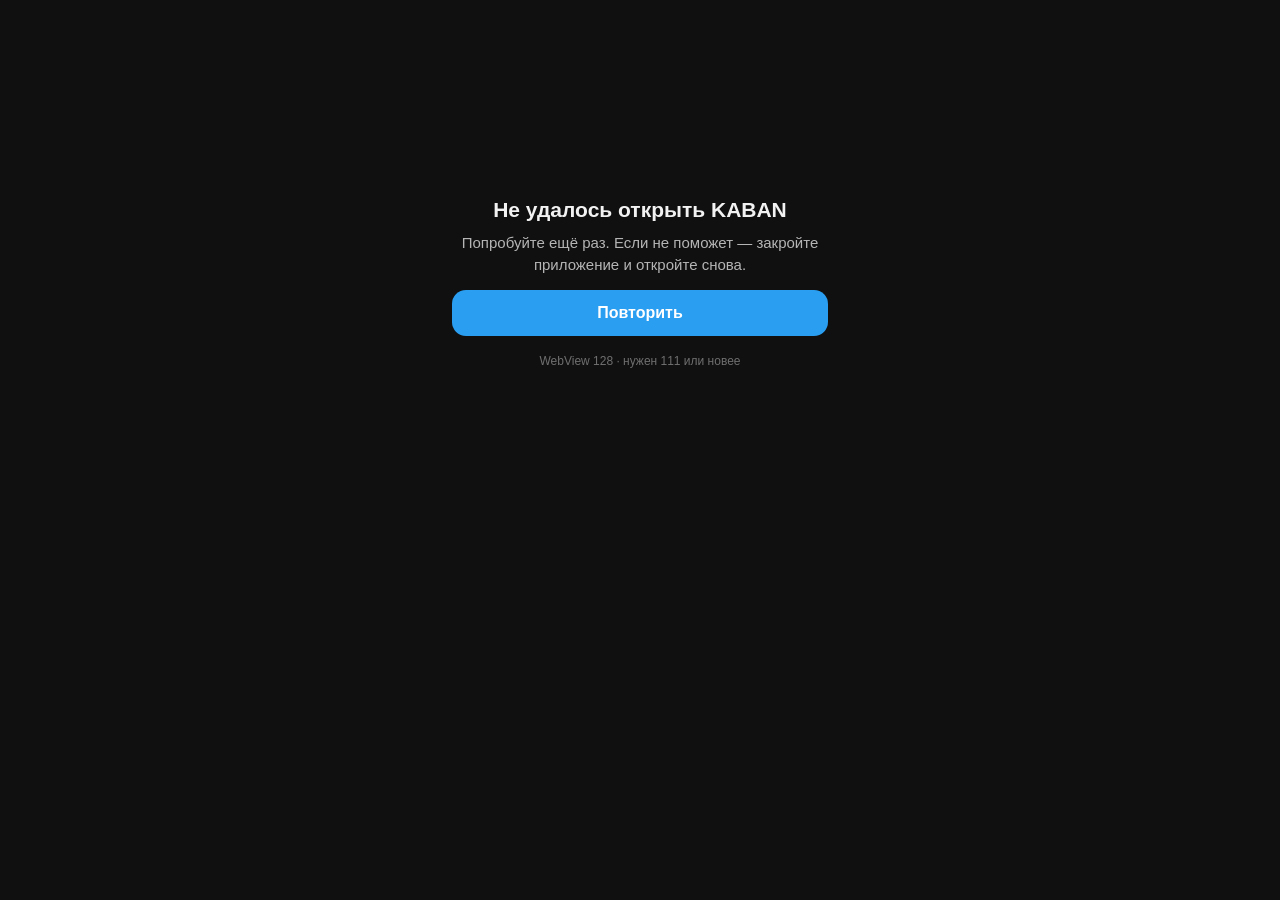
<file: webview-old.html>
<!doctype html>
<html lang="ru">
<head>
<meta charset="utf-8">
<meta name="viewport" content="width=device-width, initial-scale=1">
<title>KABAN</title>
<!-- Запасная страница приложения для Android (server.errorPath в capacitor.config.json):
     устаревший «Android System WebView» (KABAN нужен Chrome 111+) или ошибка загрузки.
     Нарочно на старом JS и CSS — должна открыться на любом WebView. -->
<style>
    html, body { margin: 0; background: #101010; }
    body { color: #f2f2f2; font-family: Roboto, "Segoe UI", sans-serif; }
    .card { box-sizing: border-box; max-width: 420px; margin: 0 auto; padding: 22vh 22px 28px; text-align: center; }
    h1 { font-size: 21px; margin: 0 0 10px; }
    p { font-size: 15px; line-height: 1.45; color: #b5b5b5; margin: 0 0 14px; }
    a.btn, button { display: block; box-sizing: border-box; width: 100%; margin: 10px 0 0; padding: 14px; border: 0; border-radius: 14px;
        background: #2a9ef1; color: #fff; font: inherit; font-size: 16px; font-weight: bold; text-decoration: none; }
    button.secondary { background: #2a2a2a; color: #f2f2f2; }
    .ver { margin-top: 18px; font-size: 12px; color: #6f6f6f; }
</style>
</head>
<body>
<div class="card">
    <h1 id="title">Нужно обновить компонент Android</h1>
    <p id="text">KABAN работает на встроенном браузере телефона — «Android System WebView». Он устарел: обновите его в Play Маркете (бесплатно, 1–2 минуты) и откройте KABAN снова.</p>
    <a class="btn" id="market" href="market://details?id=com.google.android.webview">Открыть в Play Маркете</a>
    <button class="secondary" id="retry" type="button">Я обновил — открыть KABAN</button>
    <div class="ver" id="ver"></div>
</div>
<script>
    (function () {
        var m = /Chrome\/(\d+)/.exec(navigator.userAgent);
        var major = m ? parseInt(m[1], 10) : 0;
        document.getElementById("ver").innerHTML = "WebView " + (m ? m[1] : "?") + " · нужен 111 или новее";
        if (major >= 111) {
            // WebView свежий — значит, просто не загрузилась страница.
            document.getElementById("title").innerHTML = "Не удалось открыть KABAN";
            document.getElementById("text").innerHTML = "Попробуйте ещё раз. Если не поможет — закройте приложение и откройте снова.";
            document.getElementById("market").style.display = "none";
            document.getElementById("retry").innerHTML = "Повторить";
            document.getElementById("retry").className = "";
        }
        document.getElementById("retry").onclick = function () { location.href = "https://localhost/"; };
    })();
</script>
</body>
</html>
</file>
